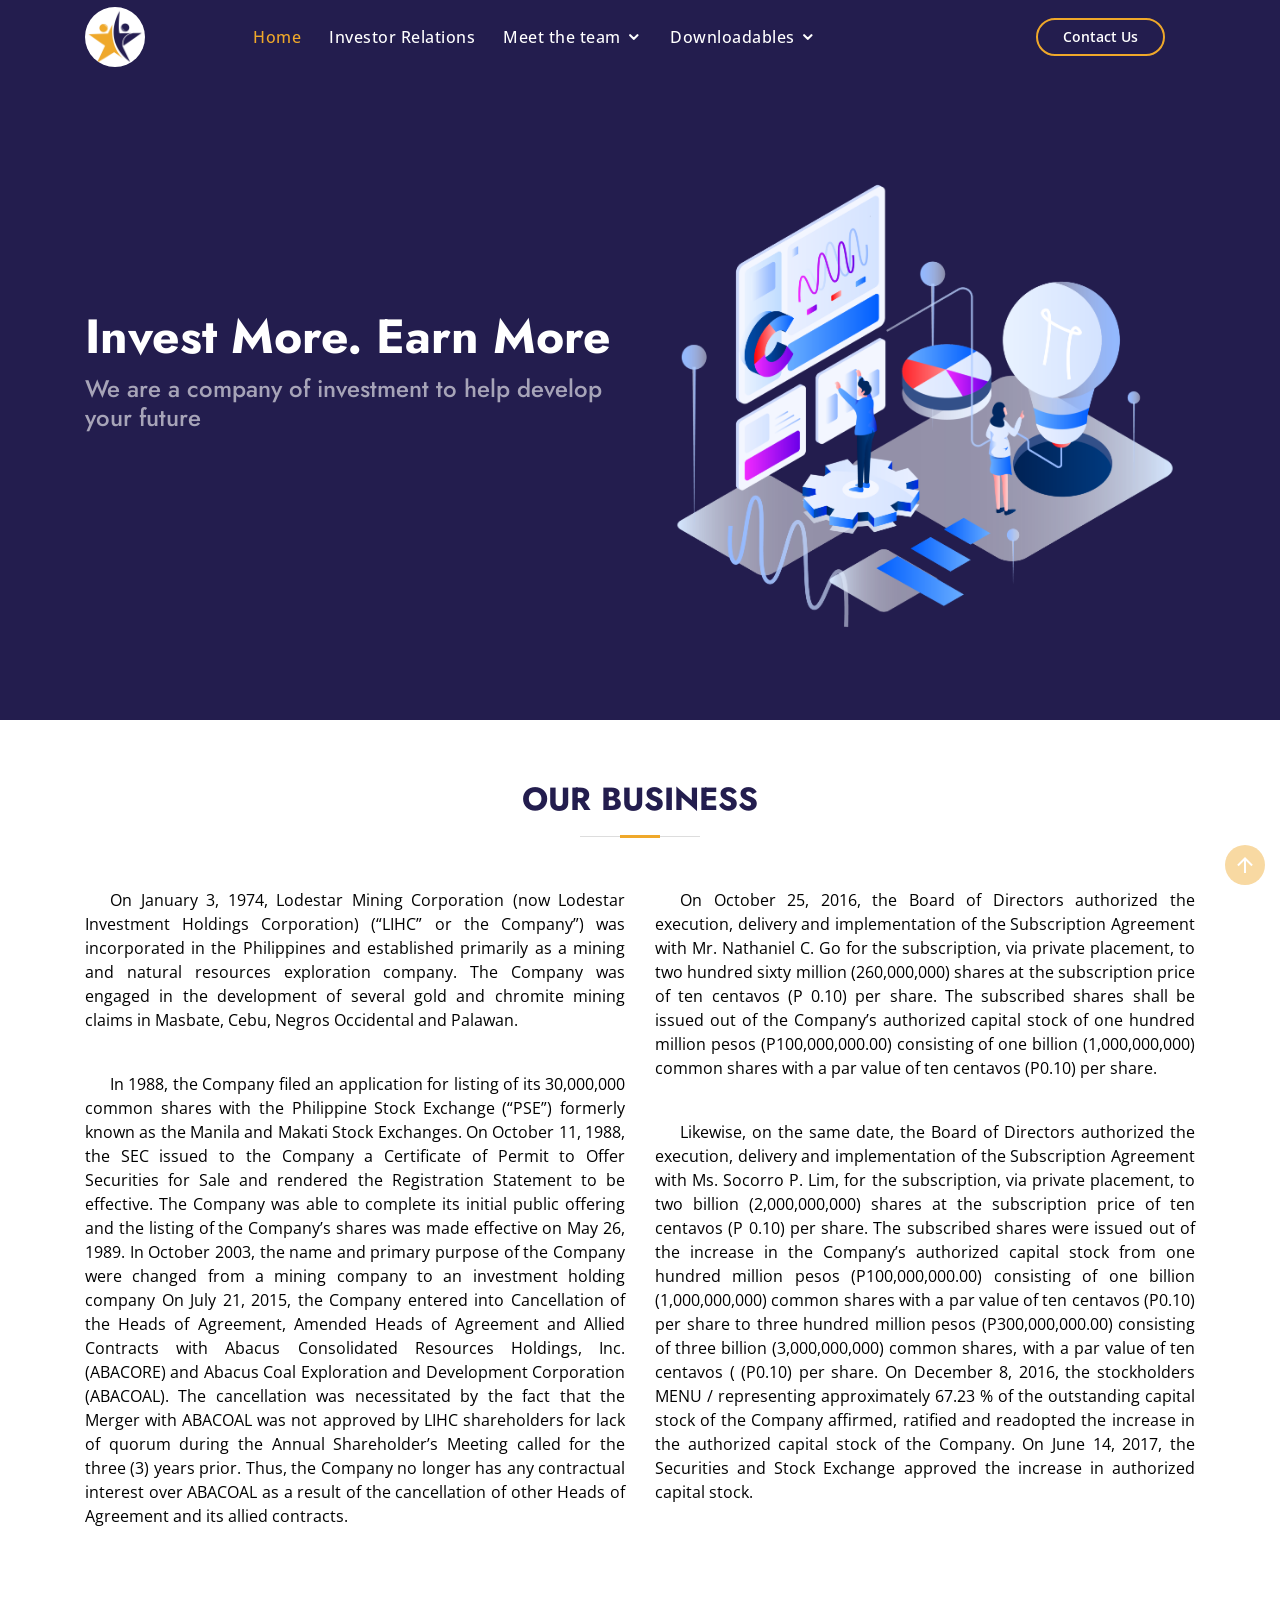
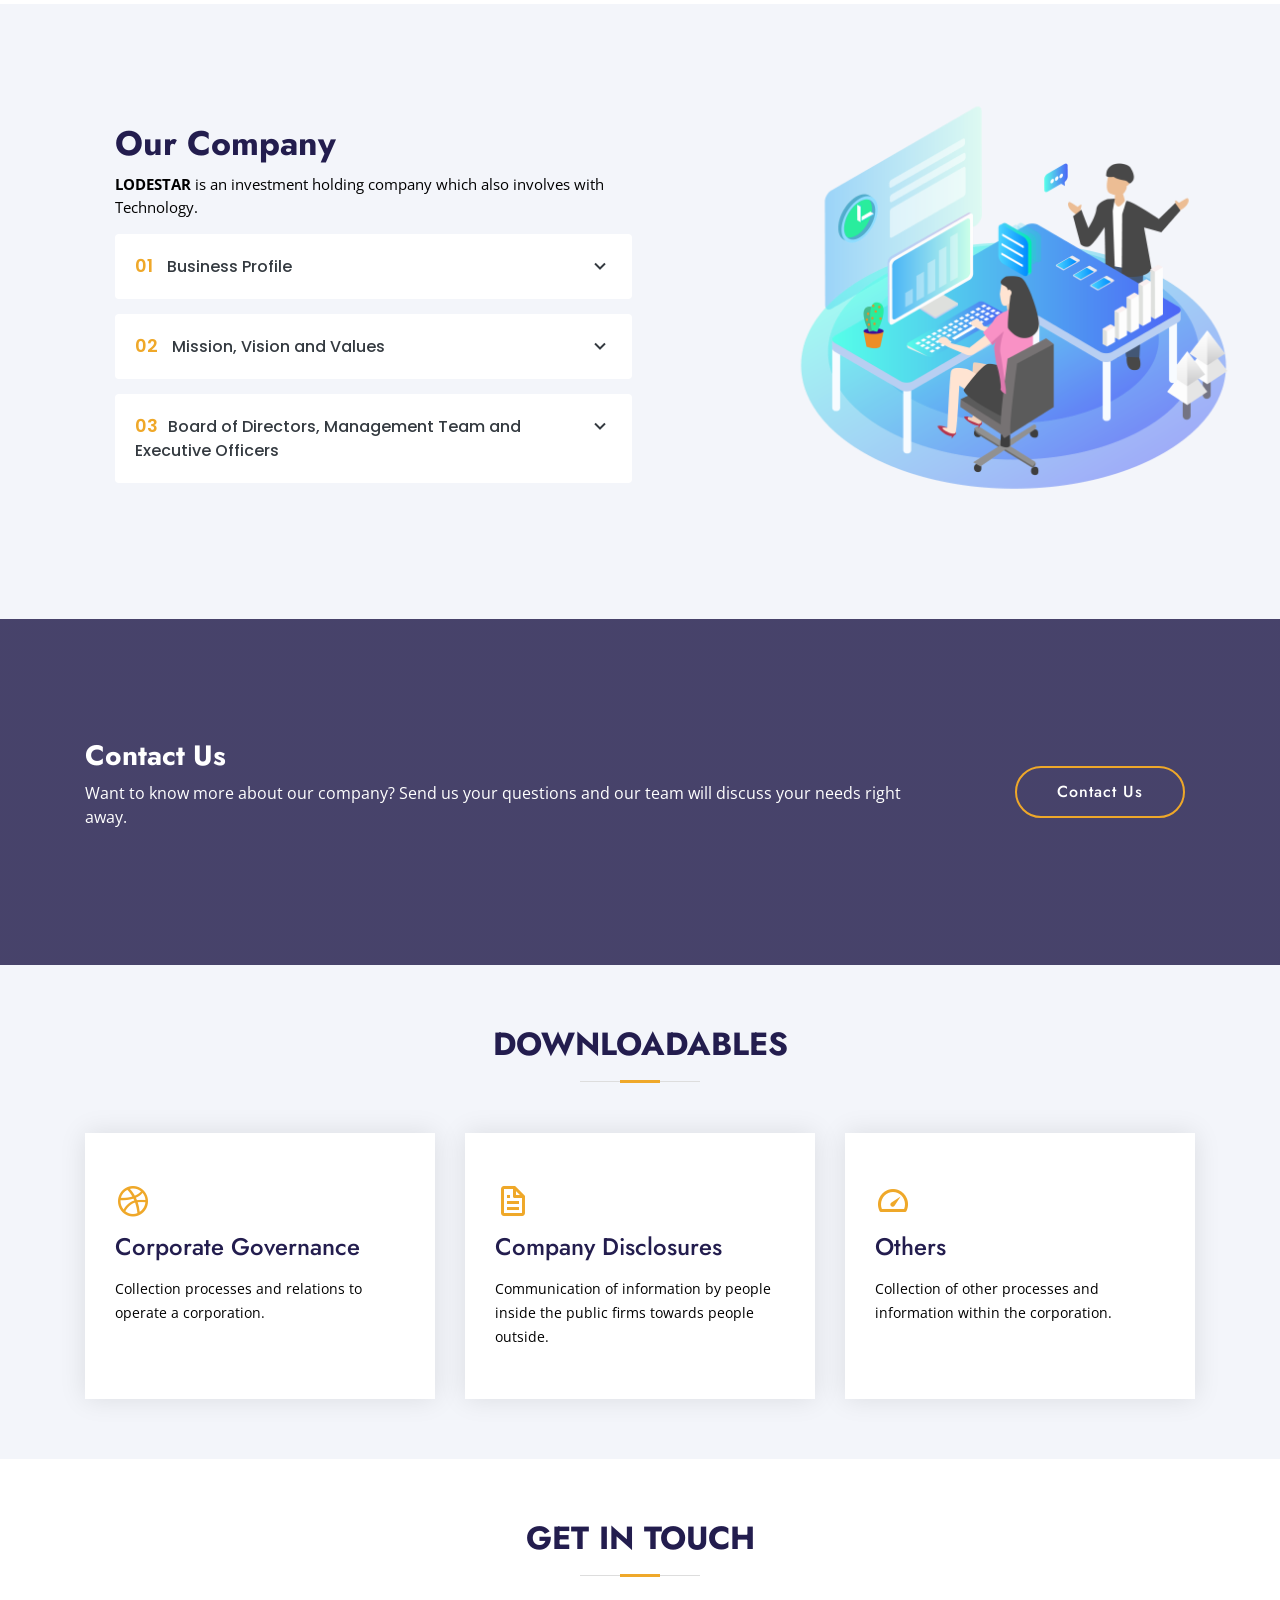
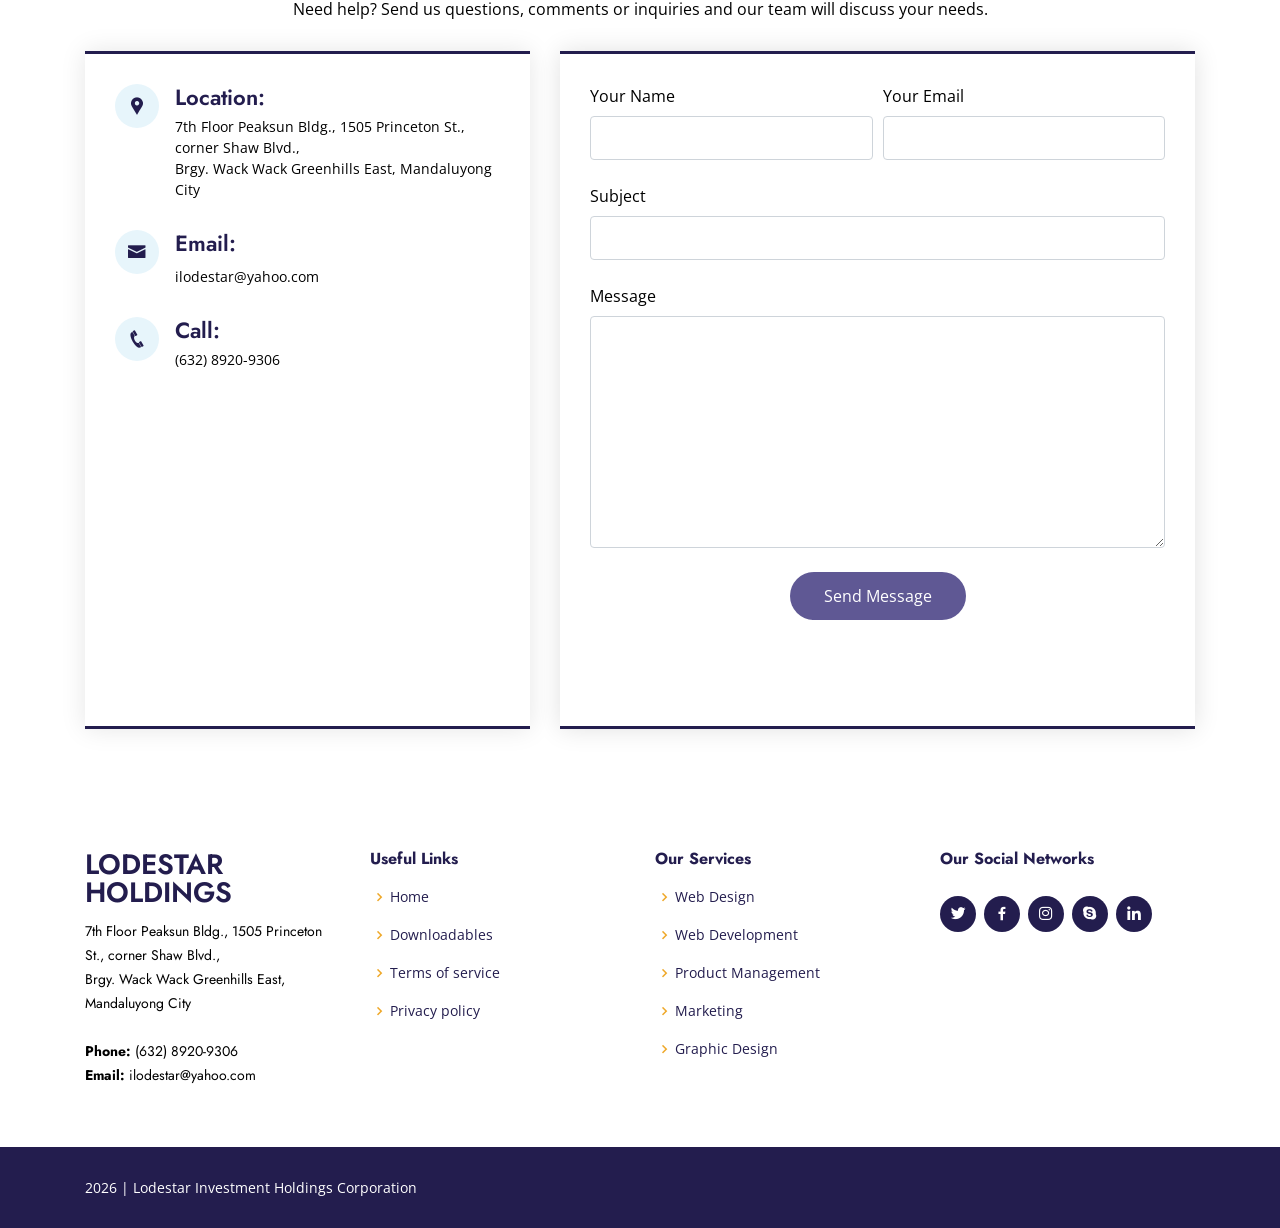
<file: index.html>
<!DOCTYPE html>
<html lang="en">

<head>
  <meta charset="utf-8">
  <meta content="width=device-width, initial-scale=1.0" name="viewport">

  <title>LODESTAR HOLDINGS- Index</title>
  <meta content="" name="description">
  <meta content="" name="keywords">

  <!-- Favicons -->
  <link href="assets/img/favicon.png" rel="icon">
  <link href="assets/img/apple-touch-icon.png" rel="apple-touch-icon">

  <!-- Google Fonts -->
  <link href="https://fonts.googleapis.com/css?family=Open+Sans:300,300i,400,400i,600,600i,700,700i|Jost:300,300i,400,400i,500,500i,600,600i,700,700i|Poppins:300,300i,400,400i,500,500i,600,600i,700,700i" rel="stylesheet">

  <!-- Vendor CSS Files -->
  <link href="assets/vendor/bootstrap/css/bootstrap.min.css" rel="stylesheet">
  <link href="assets/vendor/icofont/icofont.min.css" rel="stylesheet">
  <link href="assets/vendor/boxicons/css/boxicons.min.css" rel="stylesheet">
  <link href="assets/vendor/remixicon/remixicon.css" rel="stylesheet">
  <link href="assets/vendor/venobox/venobox.css" rel="stylesheet">
  <link href="assets/vendor/owl.carousel/assets/owl.carousel.min.css" rel="stylesheet">
  <link href="assets/vendor/aos/aos.css" rel="stylesheet">

  <!-- Template Main CSS File -->
  <link href="assets/css/style.css" rel="stylesheet">

  <!-- =======================================================
  * Template Name: Arsha - v2.3.1
  * Template URL: https://bootstrapmade.com/arsha-free-bootstrap-html-template-corporate/
  * Author: BootstrapMade.com
  * License: https://bootstrapmade.com/license/
  ======================================================== -->
</head>

<body>

  <!-- ======= Header ======= -->
  <header id="header" class="fixed-top ">
    <div class="container d-flex align-items-center">

      <!-- <h1 class="logo mr-auto"><a href="index.html" src="assets/img/logo.png"><img ></img></a></h1> -->
      <!-- Uncomment below if you prefer to use an image logo -->
      <a href="index.html" class="logo mr-auto"><img src="assets/img/logo3.jpg" alt="" class="img-fluid"></a>

      <nav class="nav-menu d-none d-lg-flex">
        <ul>
          <li class="active" ><a href="index.html">Home</a></li>
          <li><a href="investor-relations.html">Investor Relations</a></li>

          <li class="drop-down"><a href="regular.html">Meet the team</a>
            <ul>
              <li class="drop-down"><a href="regular.html">Board of Directors</a>
                <ul>
                  <li><a href="regular.html">Regular Directors</a></li>
                  <li><a href="independent.html">Independent Directors</a></li>
                </ul>
              </li>
              <li><a href="executive.html">Executive Officers</a></li>
            </ul>
          </li>

          

          <li class="drop-down"><a href="corpgov.html">Downloadables</a>
            <ul>
              <li class="drop-down"><a href="corpgov.html">Corporate Governance</a>
                <ul>
                  <li><a href="corpgov.html#mnl">MANUAL ON CORPORATE GOVERNANCE</a></li>
                  <li><a href="corpgov.html#cbe">CODE OF BUSINESS CONDUCT AND ETHICS</a></li>
                  <li><a href="corpgov.html#cgr">ANNUAL CORPORATE GOVERNANCE REPORT</a></li>
                  <li><a href="corpgov.html#bc">BOARD COMMITTEES</a></li>
                  <li><a href="corpgov.html#csr">CORPORATE SOCIAL RESPONSIBILITY</a></li>
                  <li><a href="corpgov.html#ern">ENTERPRISE RISK MANAGEMENT</a></li>
                  <li><a href="corpgov.html#cp">COMPANY POLICIES</a></li>
                </ul>
              </li>
              <li class="drop-down"><a href="compdisc.html">Company Disclosures</a>
                <ul>
                  <li><a href="compdisc.html#sf">SEC FILINGS</a></li>
                  <li><a href="compdisc.html#assm">NOTICE OF ANNUAL OR SPECIAL STOCKHOLDER'S MEETING</a></li>
                  <li><a href="compdisc.html#ssm">MINUTES OF ALL GENERAL OR SPECIAL STOCKHOLDERS'S MEETINGS </a></li>
                </ul>
              </li>
              <li><a href="others.html">Others</a></li>
            </ul>
          </li>
          
        </ul>
      </nav><!-- .nav-menu -->

      <a href="#contact" class="get-started-btn scrollto">Contact Us</a>

    </div>
  </header><!-- End Header -->

  <!-- ======= Hero Section ======= -->
  <section id="hero" class="d-flex align-items-center">

    <div class="container">
      <div class="row">
        <div class="col-lg-6 d-flex flex-column justify-content-center pt-4 pt-lg-0 order-2 order-lg-1" data-aos="fade-up" data-aos-delay="200">
          <h1>Invest More. Earn More</h1>
          <h2>We are a company of investment to help develop your future</h2>
          
        </div>
        <div class="col-lg-6 order-1 order-lg-2 hero-img" data-aos="zoom-in" data-aos-delay="200">
          <img src="assets/img/first.png" class="img-fluid animated" alt="">
        </div>
      </div>
    </div>

  </section><!-- End Hero -->

  <main id="main">

   

    <!-- ======= OUR BUSINESS Section ======= -->
    <section id="about" class="about">
      <div class="container" data-aos="fade-up">

        <div class="section-title">
          <h2>Our business</h2>
        </div>

        <div class="row content">
          <div class="col-lg-6">
            <p class="indent">
              On January 3, 1974, Lodestar Mining Corporation (now Lodestar Investment Holdings Corporation) (“LIHC” or the Company”) was incorporated in the Philippines and established primarily as a mining and natural resources exploration company. The Company was engaged in the development of several gold and chromite mining claims in Masbate, Cebu, Negros Occidental and Palawan.
            <br></br>
              <p class="indent">In 1988, the Company filed an application for listing of its 30,000,000 common shares with the Philippine Stock Exchange (“PSE”) formerly known as the Manila and Makati Stock Exchanges. On October 11, 1988, the SEC issued to the Company a Certificate of Permit to Offer Securities for Sale and rendered the Registration Statement to be effective. The Company was able to complete its initial public offering and the listing of the Company’s shares was made effective on May 26, 1989.
                In October 2003, the name and primary purpose of the Company were changed from a mining company to an investment holding company
                On July 21, 2015, the Company entered into Cancellation of the Heads of Agreement, Amended Heads of Agreement and Allied Contracts with Abacus Consolidated Resources Holdings, Inc. (ABACORE) and Abacus Coal Exploration and Development Corporation (ABACOAL). The cancellation was necessitated by the fact that the Merger with ABACOAL was not approved by LIHC shareholders for lack of quorum during the Annual Shareholder’s Meeting called for the three (3) years prior. Thus, the Company no longer has any contractual interest over ABACOAL as a result of the cancellation of other Heads of Agreement and its allied contracts.
              </p>
            </p>
            
           
          </div>  
          <div class="col-lg-6 pt-4 pt-lg-0">
            <p class="indent">
              On October 25, 2016, the Board of Directors authorized the execution, delivery and implementation of the Subscription Agreement with Mr. Nathaniel C. Go for the subscription, via private placement, to two hundred sixty million (260,000,000) shares at the subscription price of ten centavos (P 0.10) per share. The subscribed shares shall be issued out of the Company’s authorized capital stock of one hundred million pesos (P100,000,000.00) consisting of one billion (1,000,000,000) common shares with a par value of ten centavos (P0.10) per share.
              <br></br>
              <p class="indent">
              Likewise, on the same date, the Board of Directors authorized the execution, delivery and implementation of the Subscription Agreement with Ms. Socorro P. Lim, for the subscription, via private placement, to two billion (2,000,000,000) shares at the subscription price of ten centavos (P 0.10) per share. The subscribed shares were issued out of the increase in the Company’s authorized capital stock from one hundred million pesos (P100,000,000.00) consisting of one billion (1,000,000,000) common shares with a par value of ten centavos (P0.10) per share to three hundred million pesos (P300,000,000.00) consisting of three billion (3,000,000,000) common shares, with a par value of ten centavos ( (P0.10) per share. On December 8, 2016, the stockholders MENU / representing approximately 67.23 % of the outstanding capital stock of the Company affirmed, ratified and readopted the increase in the authorized capital stock of the Company. 
            On June 14, 2017, the Securities and Stock Exchange approved the increase in authorized capital stock.
          </p>
          </p>

            
          </div>
        </div>

      </div>
    </section><!-- OUR BUSINESS Us Section -->



    <!-- ======= OUR COMPANY Section ======= -->
    <section id="why-us" class="why-us section-bg">
      <div class="container-fluid" data-aos="fade-up">

        <div class="row">

          <div class="col-lg-7 d-flex flex-column justify-content-center align-items-stretch  order-2 order-lg-1">

            <div class="content">
              <h3><strong>Our Company</strong></h3>
              <p>
                <strong>LODESTAR</strong> is an investment holding company which also involves with Technology.
              </p>
            </div>

            <div class="accordion-list">
              <ul>
                <li>
                  <a data-toggle="collapse"  href="#accordion-list-1" class="collapsed"><span>01</span> Business Profile <i class="bx bx-chevron-down icon-show"></i><i class="bx bx-chevron-up icon-close"></i></a>
                  <div id="accordion-list-1" class="collapse" data-parent=".accordion-list">
                    <p class="indent">
                      <strong>LODESTAR</strong> is an investment holding company incorporated on January 3, 1974 with the following primary purpose:
                      “To purchase , subscribe for, or otherwise acquire, own, hold, use, sell, assign, transfer, mortgage, pledge, exchange or dispose of real and/or personal properties of every kind and description, including shares of stock and other securities, contracts, or obligations of any corporation or association, domestic or foreign, and to pay therefore, in whole or in part, in cash or in property or by exchanging stocks, bonds or other corporation, and while the owner or holder of any such real or personal property, stocks, or other securities, contracts or obligations, to receive, collect, and/or dispose of the interest, dividend and/or income from such property, and to possess and exercise in respect thereof all the rights, powers and privileges of ownership, including all voting powers on any stocks so owned; and to do every act and thing covered generally by the denomination “Holding Corporation of other Corporations” through the ownership of stocks therein, provided, however, that the corporation shall not act as an“To purchase , subscribe for, or otherwise acquire, own, hold, use, sell, assign, transfer, mortgage, pledge, exchange or dispose of real and/or personal properties of every kind and description, including shares of stock and other securities, contracts, or obligations of any corporation or association, domestic or foreign, and to pay therefore, in whole or in part, in cash or in property or by exchanging stocks, bonds or other corporation, and while the owner or holder of any such real or personal property, stocks, or other securities, contracts or obligations, to receive, collect, and/or dispose of the interest, dividend and/or income from such property, and to possess and exercise in respect thereof all the rights, powers and privileges of ownership, including all voting powers on any stocks so owned; and to do every act and thing covered generally by the denomination “Holding Corporation of other Corporations” through the ownership of stocks therein, provided, however, that the corporation shall not act as an investment company or security broker and/or dealer nor exercise the functions of a trust corporation.”

                    </p>
                  </div>
                </li>

                <li>
                  <a data-toggle="collapse" href="#accordion-list-2" class="collapsed"><span>02</span> Mission, Vision and Values <i class="bx bx-chevron-down icon-show"></i><i class="bx bx-chevron-up icon-close"></i></a>
                  <div id="accordion-list-2" class="collapse" data-parent=".accordion-list">
                    <p class="indent">
                      <strong>Lodestar Investment Holdings Corporation</strong> (the Company) shall strive to become one of the leaders in its industry through the development and implementation of strategic plans, operating goals and objectives across its entire organization of competent directors, management and personnel.
                    </p>
                  </div>
                </li>

                <li>
                  <a data-toggle="collapse" href="#accordion-list-3" class="collapsed"><span>03</span>Board of Directors, Management Team and Executive Officers <i class="bx bx-chevron-down icon-show"></i><i class="bx bx-chevron-up icon-close"></i></a>
                  <div id="accordion-list-3" class="collapse" data-parent=".accordion-list">
                    <p class="indent">
                      It is the Board of Directors’ (Board) responsibility to foster the long-term success of the Corporation, and to sustain its competitiveness and profitability in a manner consistent with corporate objectives and the best interests of shareholders. The Board’s role is one of stewardship. It is mandated to take care of the interests of the shareholders 
                      and protect their investments through the implementation of sound corporate policies and plans while maintaining its independent assessment on Management’s performance. As currently provided under its By-laws, the Board is composed of seven (7) directors including two (2) independent directors.The membership of the Board may be a combination of executive 
                      and non-executive directors (which include independent directors) in order that no director or small group of directors can dominate the decision- making process.
                    </p>
                  </div>
                </li>

              </ul>
            </div>

          </div>

          <div class="col-lg-5 align-items-stretch order-1 order-lg-2 img" style='background-image: url("assets/img/third.png");' data-aos="zoom-in" data-aos-delay="150">&nbsp;</div>
        </div>

      </div>
    </section><!-- End Why Us Section -->

<!-- ======= Cta Section ======= -->
<section id="cta" class="cta">
  <div class="container" data-aos="zoom-in">

    <div class="row">
      <div class="col-lg-9 text-center text-lg-left">
        <h3>Contact Us</h3>
        <p>Want to know more about our company? Send us your questions and our team will discuss your needs right away. </p>
      </div>
      <div class="col-lg-3 cta-btn-container text-center">
        <a class="cta-btn align-middle scrollto" href="#contact">Contact Us</a>
      </div>
    </div>

  </div>
</section><!-- End Cta Section -->

    <!-- ======= Services Section ======= -->
    <section id="services" class="services section-bg">
      <div class="container" data-aos="fade-up">

        <div class="section-title">
          <h2>Downloadables</h2>
         
        </div>

        <div class="row">
        
            
              <div class="col-xl-4 col-md-6 d-flex align-items-stretch" data-aos="zoom-in" data-aos-delay="100">
                <div class="icon-box">
                <div class="icon"><i class="bx bxl-dribbble"></i></div>
              <h4><a href="corpgov.html">Corporate Governance</a></h4>
              <p>Collection  processes and relations  to operate a corporation.</p>
            </div>
          </div>

          <div class="col-xl-4 col-md-6 d-flex align-items-stretch mt-4 mt-md-0" data-aos="zoom-in" data-aos-delay="200">
            <div class="icon-box">
              <div class="icon"><i class="bx bx-file"></i></div>
              <h4><a href="compdisc.html">Company Disclosures</a></h4>
              <p>Communication of information by people inside the public firms towards people outside. </p>
            </div>
          </div>

          <div class="col-xl-4 col-md-6 d-flex align-items-stretch mt-4 mt-xl-0" data-aos="zoom-in" data-aos-delay="300">
            <div class="icon-box">
              <div class="icon"><i class="bx bx-tachometer"></i></div>
              <h4><a href="others.html">Others</a></h4>
              <p>Collection of other processes and information within the corporation. </p>
            </div>
          </div>


        </div>

      </div>
    </section><!-- End Services Section -->

    

   

    <!-- ======= Team Section ======= -->
    



    <!-- ======= Contact Section ======= -->
    <section id="contact" class="contact">
      <div class="container" data-aos="fade-up">

        <div class="section-title">
          <h2>GET IN TOUCH</h2>
          <p>Need help? Send us questions, comments or inquiries and our team will discuss your needs.</p>
        </div>

        <div class="row">

          <div class="col-lg-5 d-flex align-items-stretch">
            <div class="info">
              <div class="address">
                <i class="icofont-google-map"></i>
                <h4>Location:</h4>
                <p>7th Floor Peaksun Bldg., 1505 Princeton St., corner Shaw Blvd.,<Br> Brgy. Wack Wack Greenhills East, Mandaluyong City</p>
              </div>

              <div class="email">
                <i class="icofont-envelope"></i>
                <h4>Email:</h4>
                <p>ilodestar@yahoo.com</p>
              </div>

              <div class="phone">
                <i class="icofont-phone"></i>
                <h4>Call:</h4>
                <p>(632) 8920-9306</p>
              </div>

              <iframe src="https://www.google.com/maps/embed?pb=!1m14!1m8!1m3!1d15444.93685460226!2d121.0488735!3d14.5857257!3m2!1i1024!2i768!4f13.1!3m3!1m2!1s0x0%3A0xdf4a9324beaed1dd!2sPeaksun%20Enterprises%20And%20Export%20Corporation!5e0!3m2!1sen!2sph!4v1614050178000!5m2!1sen!2sph" frameborder="0" style="border:0; width: 100%; height: 290px;" allowfullscreen></iframe>
            </div>

          </div>

          <div class="col-lg-7 mt-5 mt-lg-0 d-flex align-items-stretch">
            <form action="forms/contact.php" method="post" role="form" class="php-email-form">
              <div class="form-row">
                <div class="form-group col-md-6">
                  <label for="name">Your Name</label>
                  <input type="text" name="name" class="form-control" id="name" data-rule="minlen:4" data-msg="Please enter at least 4 chars" />
                  <div class="validate"></div>
                </div>
                <div class="form-group col-md-6">
                  <label for="name">Your Email</label>
                  <input type="email" class="form-control" name="email" id="email" data-rule="email" data-msg="Please enter a valid email" />
                  <div class="validate"></div>
                </div>
              </div>
              <div class="form-group">
                <label for="name">Subject</label>
                <input type="text" class="form-control" name="subject" id="subject" data-rule="minlen:4" data-msg="Please enter at least 8 chars of subject" />
                <div class="validate"></div>
              </div>
              <div class="form-group">
                <label for="name">Message</label>
                <textarea class="form-control" name="message" rows="10" data-rule="required" data-msg="Please write something for us"></textarea>
                <div class="validate"></div>
              </div>
              <div class="mb-3">
                <div class="loading">Loading</div>
                <div class="error-message"></div>
                <div class="sent-message">Your message has been sent. Thank you!</div>
              </div>
              <div class="text-center"><button type="submit">Send Message</button></div>
            </form>
          </div>

        </div>

      </div>
    </section><!-- End Contact Section -->

  </main><!-- End #main -->

  <!-- ======= Footer ======= -->
  <footer id="footer">

    

    <div class="footer-top">
      <div class="container">
        <div class="row">

          <div class="col-lg-3 col-md-6 footer-contact">
            <h3>Lodestar Holdings</h3>
            <p>
              
              7th Floor Peaksun Bldg., 1505 Princeton St., corner Shaw Blvd., <br>
              Brgy. Wack Wack Greenhills East,<br>
              Mandaluyong City <br><br>
              <strong>Phone:</strong> (632) 8920-9306<br>
              <strong>Email:</strong> ilodestar@yahoo.com<br>
            </p>
          </div>

          <div class="col-lg-3 col-md-6 footer-links">
            <h4>Useful Links</h4>
            <ul>
              <li><i class="bx bx-chevron-right"></i> <a href="#">Home</a></li>
              <li><i class="bx bx-chevron-right"></i> <a href="#services">Downloadables</a></li>
              <li><i class="bx bx-chevron-right"></i> <a href="#">Terms of service</a></li>
              <li><i class="bx bx-chevron-right"></i> <a href="#">Privacy policy</a></li>
            </ul>
          </div>

          <div class="col-lg-3 col-md-6 footer-links">
            <h4>Our Services</h4>
            <ul>
              <li><i class="bx bx-chevron-right"></i> <a href="#">Web Design</a></li>
              <li><i class="bx bx-chevron-right"></i> <a href="#">Web Development</a></li>
              <li><i class="bx bx-chevron-right"></i> <a href="#">Product Management</a></li>
              <li><i class="bx bx-chevron-right"></i> <a href="#">Marketing</a></li>
              <li><i class="bx bx-chevron-right"></i> <a href="#">Graphic Design</a></li>
            </ul>
          </div>

          <div class="col-lg-3 col-md-6 footer-links">
            <h4>Our Social Networks</h4>
            <p></p>
            <div class="social-links mt-3">
              <a href="#" class="twitter"><i class="bx bxl-twitter"></i></a>
              <a href="#" class="facebook"><i class="bx bxl-facebook"></i></a>
              <a href="#" class="instagram"><i class="bx bxl-instagram"></i></a>
              <a href="#" class="google-plus"><i class="bx bxl-skype"></i></a>
              <a href="#" class="linkedin"><i class="bx bxl-linkedin"></i></a>
            </div>
          </div>

        </div>
      </div>
    </div>

    <div class="container footer-bottom clearfix">
      <div class="copyright">
        <script type="text/javascript">var year = new Date();document.write(year.getFullYear()); </script>
        <a>| Lodestar Investment Holdings Corporation </a>
      </div>
    </div>
  </footer><!-- End Footer -->

  <a href="#" class="back-to-top"><i class="ri-arrow-up-line"></i></a>
  <div id="preloader"></div>

  <!-- Vendor JS Files -->
  <script src="assets/vendor/jquery/jquery.min.js"></script>
  <script src="assets/vendor/bootstrap/js/bootstrap.bundle.min.js"></script>
  <script src="assets/vendor/jquery.easing/jquery.easing.min.js"></script>
  <script src="assets/vendor/php-email-form/validate.js"></script>
  <script src="assets/vendor/waypoints/jquery.waypoints.min.js"></script>
  <script src="assets/vendor/isotope-layout/isotope.pkgd.min.js"></script>
  <script src="assets/vendor/venobox/venobox.min.js"></script>
  <script src="assets/vendor/owl.carousel/owl.carousel.min.js"></script>
  <script src="assets/vendor/aos/aos.js"></script>

  <!-- Template Main JS File -->
  <script src="assets/js/main.js"></script>

</body>

</html>
</file>
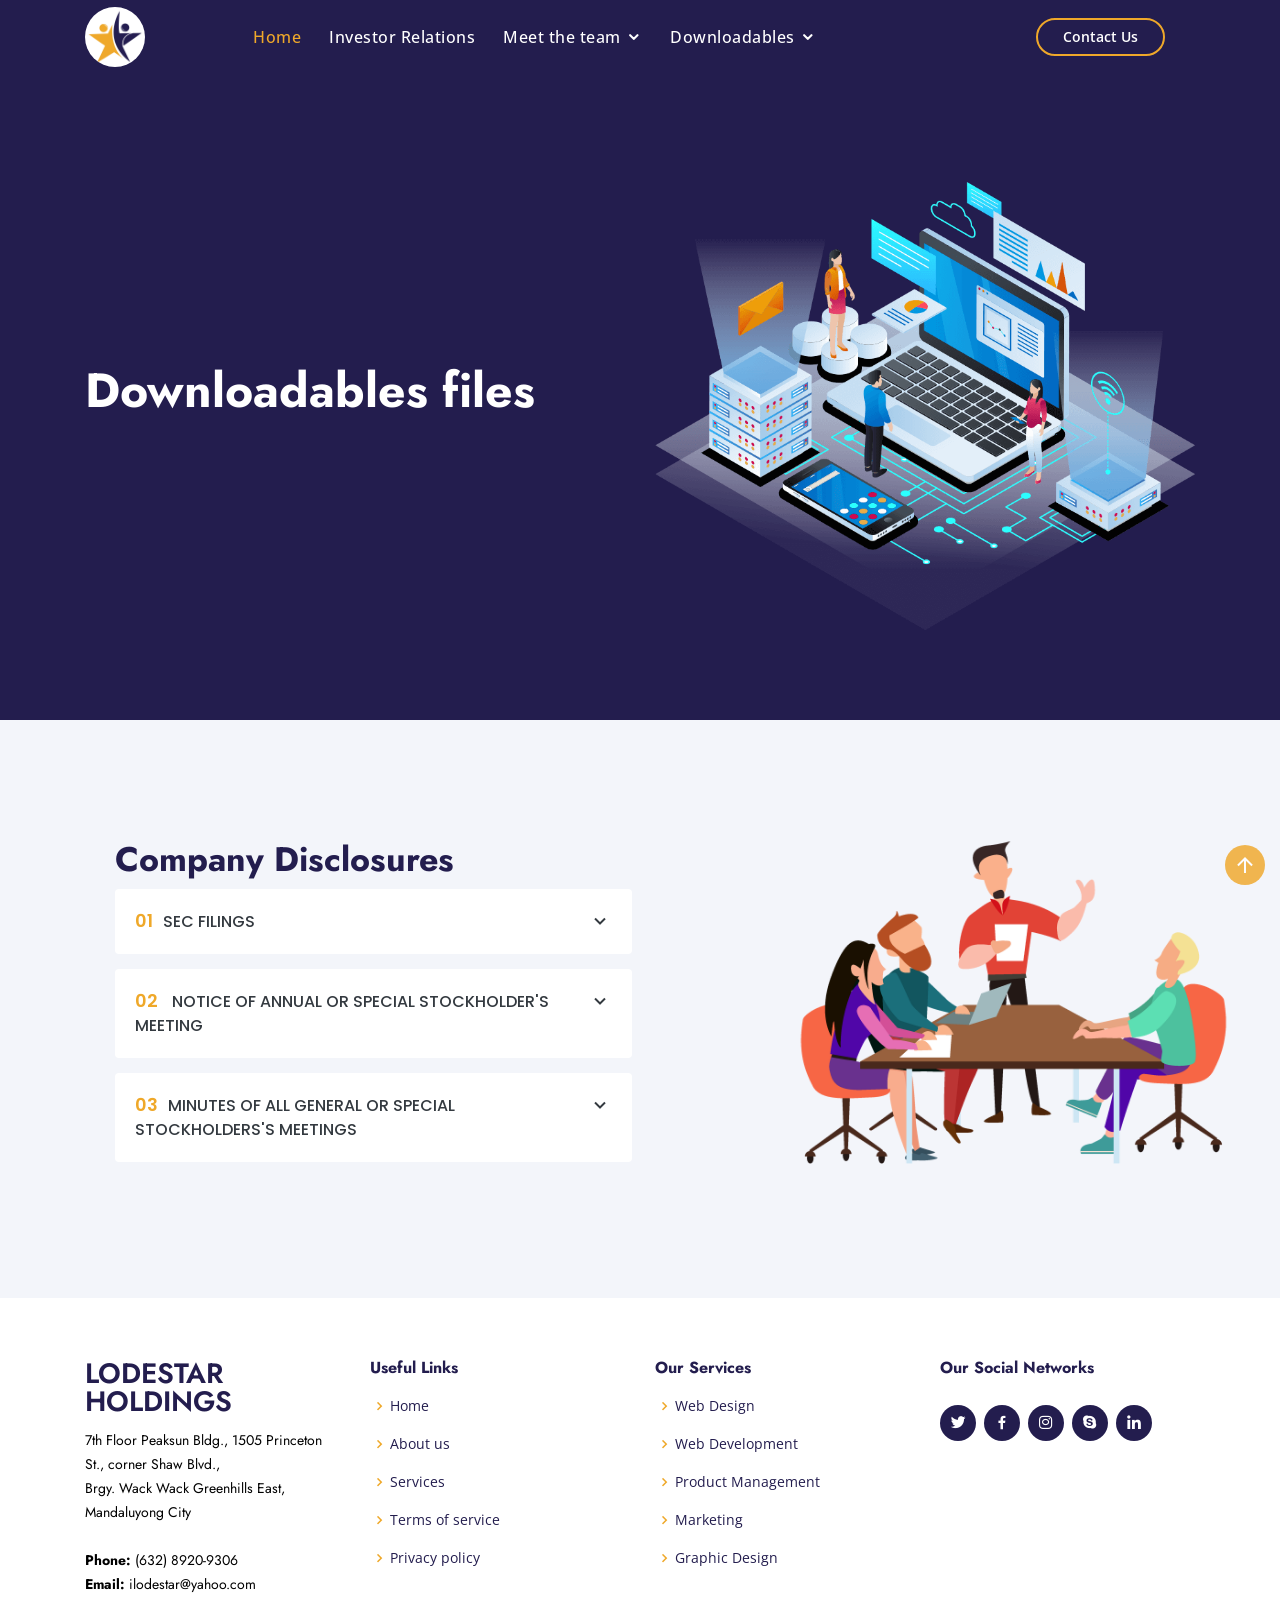
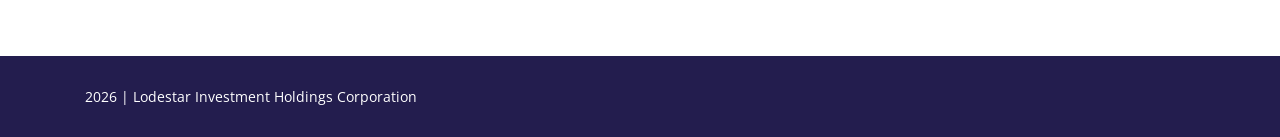
<file: compdisc.html>
<!DOCTYPE html>
<html lang="en">

<head>
  <meta charset="utf-8">
  <meta content="width=device-width, initial-scale=1.0" name="viewport">

  <title>LODESTAR HOLDINGS- Index</title>
  <meta content="" name="description">
  <meta content="" name="keywords">

  <!-- Favicons -->
  <link href="assets/img/favicon.png" rel="icon">
  <link href="assets/img/apple-touch-icon.png" rel="apple-touch-icon">

  <!-- Google Fonts -->
  <link href="https://fonts.googleapis.com/css?family=Open+Sans:300,300i,400,400i,600,600i,700,700i|Jost:300,300i,400,400i,500,500i,600,600i,700,700i|Poppins:300,300i,400,400i,500,500i,600,600i,700,700i" rel="stylesheet">

  <!-- Vendor CSS Files -->
  <link href="assets/vendor/bootstrap/css/bootstrap.min.css" rel="stylesheet">
  <link href="assets/vendor/icofont/icofont.min.css" rel="stylesheet">
  <link href="assets/vendor/boxicons/css/boxicons.min.css" rel="stylesheet">
  <link href="assets/vendor/remixicon/remixicon.css" rel="stylesheet">
  <link href="assets/vendor/venobox/venobox.css" rel="stylesheet">
  <link href="assets/vendor/owl.carousel/assets/owl.carousel.min.css" rel="stylesheet">
  <link href="assets/vendor/aos/aos.css" rel="stylesheet">

  <!-- Template Main CSS File -->
  <link href="assets/css/style.css" rel="stylesheet">

  <!-- =======================================================
  * Template Name: Arsha - v2.3.1
  * Template URL: https://bootstrapmade.com/arsha-free-bootstrap-html-template-corporate/
  * Author: BootstrapMade.com
  * License: https://bootstrapmade.com/license/
  ======================================================== -->
</head>

<body>

  <!-- ======= Header ======= -->
  <header id="header" class="fixed-top ">
    <div class="container d-flex align-items-center">

      <a href="index.html" class="logo mr-auto"><img src="assets/img/logo3.jpg" alt="" class="img-fluid"></a>

      <nav class="nav-menu d-none d-lg-flex">
        <ul>
          <li><a href="index.html">Home</a></li>
          <li><a href="investor-relations.html">Investor Relations</a></li>

          <li class="drop-down"><a href="regular.html">Meet the team</a>
            <ul>
              <li class="drop-down"><a href="regular.html">Board of Directors</a>
                <ul>
                  <li><a href="regular.html">Regular Directors</a></li>
                  <li><a href="independent.html">Independent Directors</a></li>
                </ul>
              </li>
              <li><a href="executive.html">Executive Officers</a></li>
            </ul>
          </li>

          

          <li class="drop-down active"><a href="corpgov.html">Downloadables</a>
            <ul>
              <li class="drop-down"><a href="corpgov.html">Corporate Governance</a>
                <ul>
                  <li><a href="corpgov.html#mnl">MANUAL ON CORPORATE GOVERNANCE</a></li>
                  <li><a href="corpgov.html#cbe">CODE OF BUSINESS CONDUCT AND ETHICS</a></li>
                  <li><a href="corpgov.html#cgr">ANNUAL CORPORATE GOVERNANCE REPORT</a></li>
                  <li><a href="corpgov.html#bc">BOARD COMMITTEES</a></li>
                  <li><a href="corpgov.html#csr">CORPORATE SOCIAL RESPONSIBILITY</a></li>
                  <li><a href="corpgov.html#ern">ENTERPRISE RISK MANAGEMENT</a></li>
                  <li><a href="corpgov.html#cp">COMPANY POLICIES</a></li>
                </ul>
              </li>
              <li class="drop-down active"><a href="compdisc.html">Company Disclosures</a>
                <ul>
                  <li><a href="compdisc.html#sf">SEC FILINGS</a></li>
                  <li><a href="compdisc.html#assm">NOTICE OF ANNUAL OR SPECIAL STOCKHOLDER'S MEETING</a></li>
                  <li><a href="compdisc.html#ssm">MINUTES OF ALL GENERAL OR SPECIAL STOCKHOLDERS'S MEETINGS </a></li>
                </ul>
              </li>
              <li><a href="others.html">Others</a></li>
            </ul>
          </li>
          
        </ul>
      </nav><!-- .nav-menu -->

      <a href="index.html#contact" class="get-started-btn scrollto">Contact Us</a>

    </div>
  </header><!-- End Header -->

  <!-- ======= Hero Section ======= -->
  <section id="hero" class="d-flex align-items-center">

    <div class="container">
      <div class="row">
        <div class="col-lg-6 d-flex flex-column justify-content-center pt-4 pt-lg-0 order-2 order-lg-1" data-aos="fade-up" data-aos-delay="200">
          <h1>Downloadables files</h1>
        
         
        </div>
        <div class="col-lg-6 order-1 order-lg-2 hero-img" data-aos="zoom-in" data-aos-delay="200">
          <img src="assets/img/hero-img.png" class="img-fluid animated" alt="">
        </div>
      </div>
    </div>

  </section><!-- End Hero -->

  <main id="main">

   

    


    <!-- ======= OUR COMPANY Section ======= -->
    <section id="why-us" class="why-us section-bg">
      <div class="container-fluid" data-aos="fade-up">

        <div class="row">

          <div class="col-lg-7 d-flex flex-column justify-content-center align-items-stretch  order-2 order-lg-1">

            <div class="content">
              <h3><strong>Company Disclosures</strong></h3>
             
            </div>

            <div class="accordion-list">
              <ul>
                <li>
                  <a id="sf" data-toggle="collapse"  href="#accordion-list-1" class="collapsed"><span>01</span>SEC FILINGS  <i class="bx bx-chevron-down icon-show"></i><i class="bx bx-chevron-up icon-close"></i></a>
                  <div id="accordion-list-1" class="collapse" data-parent=".accordion-list"></br>
                    <a href="#" class="decor" >2017 LIHC Amended Corporate Governance Manual cgm 2017</a>
                    <a href="#" class="decor" >2014 LIHC Amended Corporate Governance Manual cgm_2014</a>
                    <a href="#" class="decor" >2013 LIHC Manual on Corporate Governance mcg7</a>
                
                  </div>
                </li>

                <li>
                  <a id="assm" data-toggle="collapse" href="#accordion-list-2" class="collapsed"><span>02</span> NOTICE OF ANNUAL OR SPECIAL STOCKHOLDER'S MEETING <i class="bx bx-chevron-down icon-show"></i><i class="bx bx-chevron-up icon-close"></i></a>
                  <div id="accordion-list-2" class="collapse" data-parent=".accordion-list"></br>
                    <a href="#" class="decor" >LIHC Amended Code of Business Conduct and Ethics 2018-1</a>
                    <a href="#" class="decor" >LIHC Code of Business Conduct and Ethics</a>
                
                  </div>
                </li>

                <li>
                  <a id="ssm" data-toggle="collapse" href="#accordion-list-3" class="collapsed"><span>03</span>MINUTES OF ALL GENERAL OR SPECIAL STOCKHOLDERS'S MEETINGS <i class="bx bx-chevron-down icon-show"></i><i class="bx bx-chevron-up icon-close"></i></a>
               
                    <div id="accordion-list-3" class="collapse" data-parent=".accordion-list"></br>
                      <a href="#" class="decor" >2020 LIHC Results of Annual or Special Stockholders Meeting December 28, 2020</a>
                      <a href="#" class="decor" >2019 LIHC Minutes of Annual Stockholders_ Meeting 11_December_2019</a>
                      <a href="#" class="decor" >2018 LIHC Minutes of Annual Stockholkders_ Meeting_18_december_2017_asm_minutes</a>
                      <a href="#" class="decor" >2018 LIHC Minutes of Annual Stockholders_ Meeting_13_december_2018_asm_minutes</a>
                      <a href="#" class="decor" >2016 LIHC Minutes of Annual Stockholders_ Meeting December 8, 2016</a>
                        
                      <a href="#" class="decor" >2015 LIHC Minutes of Annual Stockholders_ Meeting 11_December_2015</a>
                      <a href="#" class="decor" >2014 LIHC Minutes of Annual Stockholders_ Meeting16_december_2014</a>
                      <a href="#" class="decor" >2013 LIHC Minutes of Annual Stockholders Meeting 4_December_2013</a>

                  </div>
                </li>

              </ul>
            </div>

          </div>

          <div class="col-lg-5 align-items-stretch order-1 order-lg-2 img" style='background-image: url("assets/img/meeting.png");' data-aos="zoom-in" data-aos-delay="150">&nbsp;</div>
        </div>

      </div>
    </section><!-- End Why Us Section -->

  

  </main><!-- End #main -->

  <!-- ======= Footer ======= -->
  <footer id="footer">

    

    <div class="footer-top">
      <div class="container">
        <div class="row">

          <div class="col-lg-3 col-md-6 footer-contact">
            <h3>Lodestar Holdings</h3>
            <p>
              
              7th Floor Peaksun Bldg., 1505 Princeton St., corner Shaw Blvd., <br>
              Brgy. Wack Wack Greenhills East,<br>
              Mandaluyong City <br><br>
              <strong>Phone:</strong> (632) 8920-9306<br>
              <strong>Email:</strong> ilodestar@yahoo.com<br>
            </p>
          </div>

          <div class="col-lg-3 col-md-6 footer-links">
            <h4>Useful Links</h4>
            <ul>
              <li><i class="bx bx-chevron-right"></i> <a href="#">Home</a></li>
              <li><i class="bx bx-chevron-right"></i> <a href="#about">About us</a></li>
              <li><i class="bx bx-chevron-right"></i> <a href="#services">Services</a></li>
              <li><i class="bx bx-chevron-right"></i> <a href="#">Terms of service</a></li>
              <li><i class="bx bx-chevron-right"></i> <a href="#">Privacy policy</a></li>
            </ul>
          </div>

          <div class="col-lg-3 col-md-6 footer-links">
            <h4>Our Services</h4>
            <ul>
              <li><i class="bx bx-chevron-right"></i> <a href="#">Web Design</a></li>
              <li><i class="bx bx-chevron-right"></i> <a href="#">Web Development</a></li>
              <li><i class="bx bx-chevron-right"></i> <a href="#">Product Management</a></li>
              <li><i class="bx bx-chevron-right"></i> <a href="#">Marketing</a></li>
              <li><i class="bx bx-chevron-right"></i> <a href="#">Graphic Design</a></li>
            </ul>
          </div>

          <div class="col-lg-3 col-md-6 footer-links">
            <h4>Our Social Networks</h4>
            <p></p>
            <div class="social-links mt-3">
              <a href="#" class="twitter"><i class="bx bxl-twitter"></i></a>
              <a href="#" class="facebook"><i class="bx bxl-facebook"></i></a>
              <a href="#" class="instagram"><i class="bx bxl-instagram"></i></a>
              <a href="#" class="google-plus"><i class="bx bxl-skype"></i></a>
              <a href="#" class="linkedin"><i class="bx bxl-linkedin"></i></a>
            </div>
          </div>

        </div>
      </div>
    </div>

    <div class="container footer-bottom clearfix">
      <div class="copyright">
        <script type="text/javascript">var year = new Date();document.write(year.getFullYear()); </script>
        <a>| Lodestar Investment Holdings Corporation </a>
      </div>
    </div>
  </footer><!-- End Footer -->

  <a href="#" class="back-to-top"><i class="ri-arrow-up-line"></i></a>
  <div id="preloader"></div>

  <!-- Vendor JS Files -->
  <script src="assets/vendor/jquery/jquery.min.js"></script>
  <script src="assets/vendor/bootstrap/js/bootstrap.bundle.min.js"></script>
  <script src="assets/vendor/jquery.easing/jquery.easing.min.js"></script>
  <script src="assets/vendor/php-email-form/validate.js"></script>
  <script src="assets/vendor/waypoints/jquery.waypoints.min.js"></script>
  <script src="assets/vendor/isotope-layout/isotope.pkgd.min.js"></script>
  <script src="assets/vendor/venobox/venobox.min.js"></script>
  <script src="assets/vendor/owl.carousel/owl.carousel.min.js"></script>
  <script src="assets/vendor/aos/aos.js"></script>

  <!-- Template Main JS File -->
  <script src="assets/js/main.js"></script>

</body>

</html>
</file>
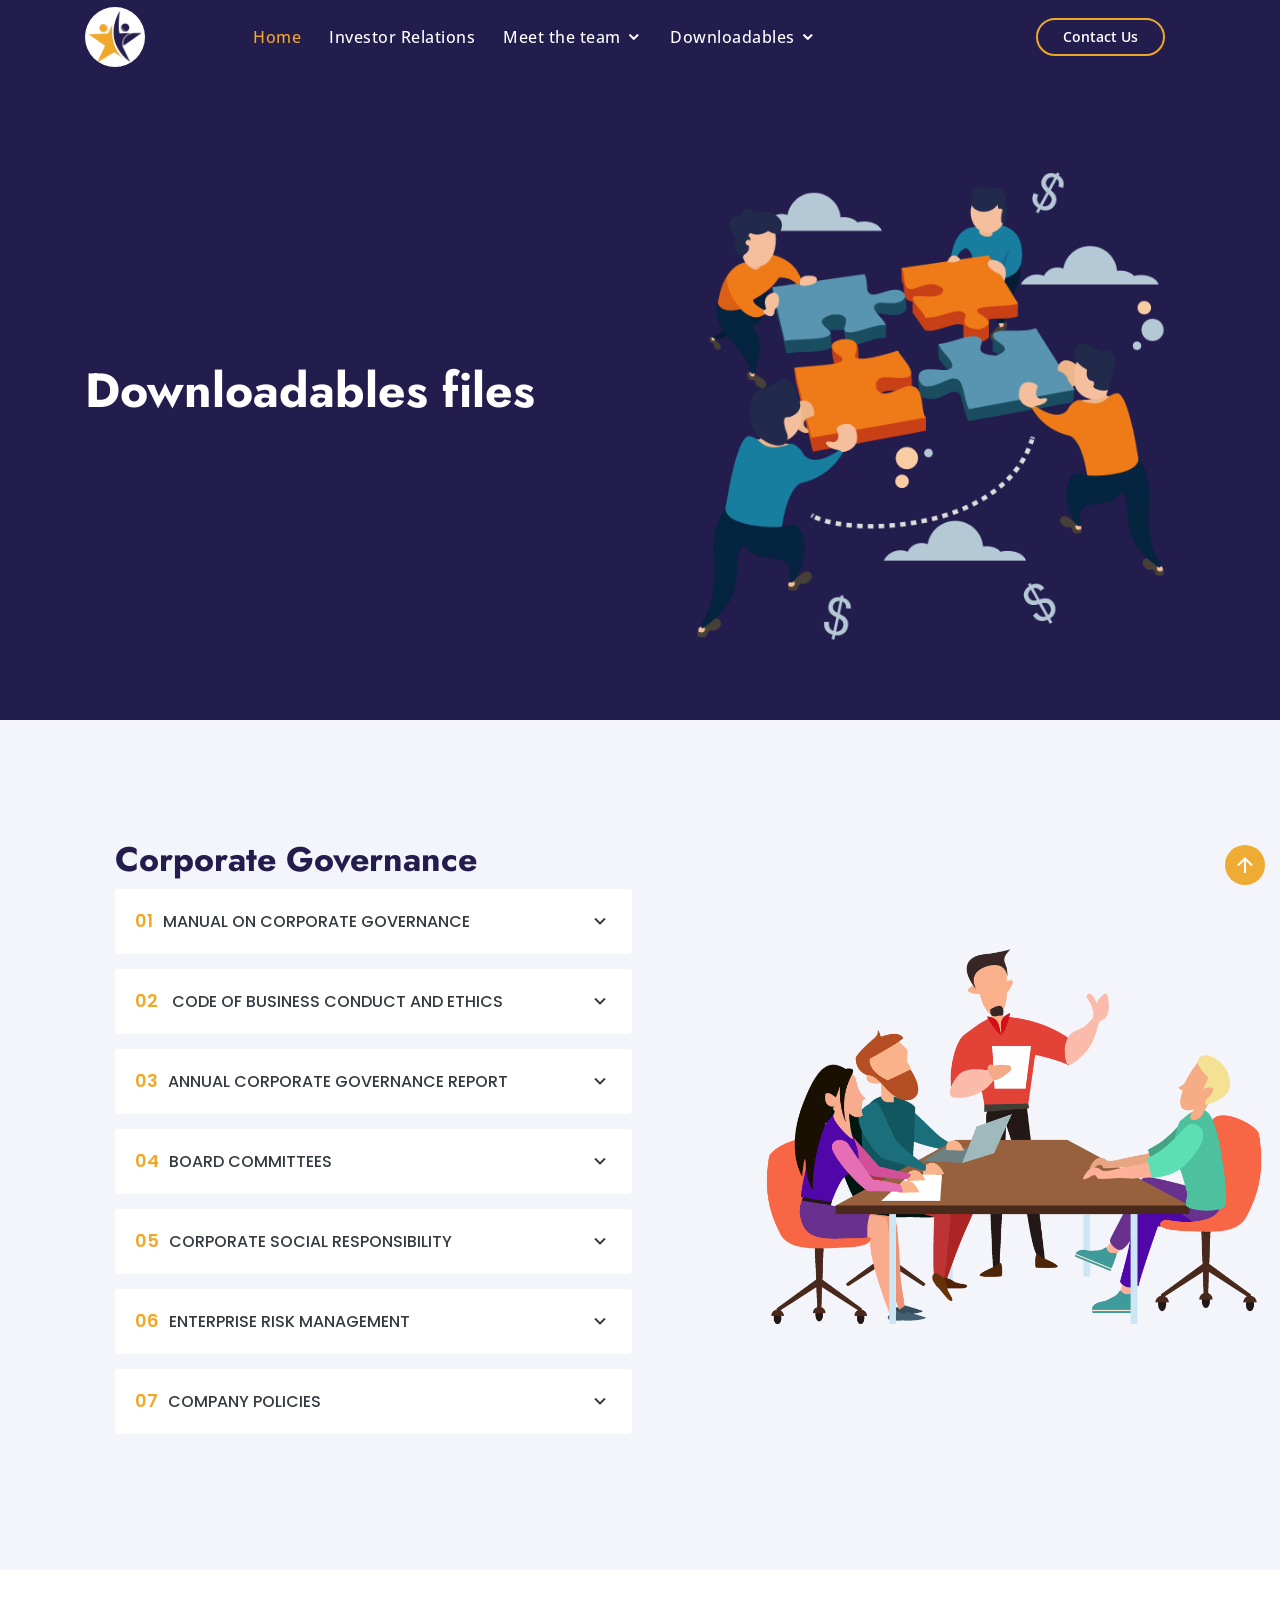
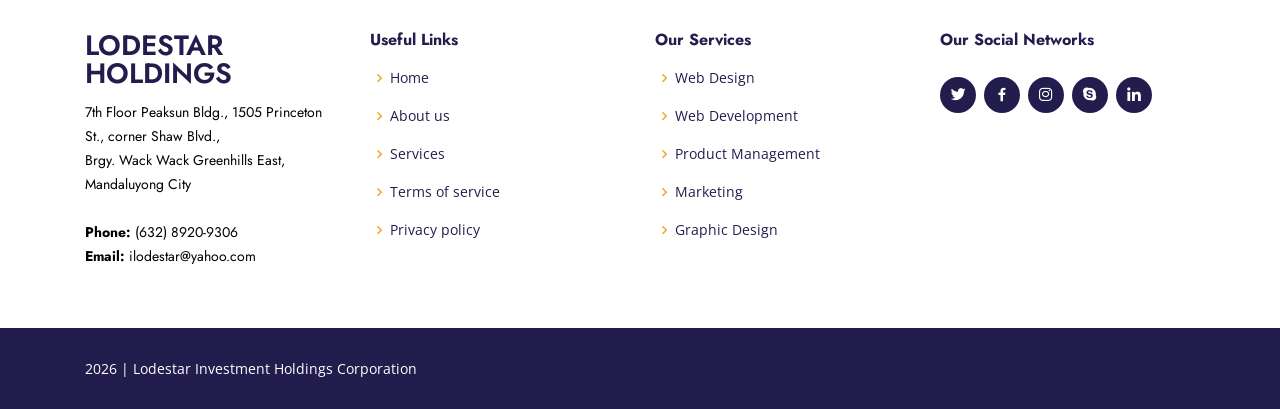
<file: corpgov.html>
<!DOCTYPE html>
<html lang="en">

<head>
  <meta charset="utf-8">
  <meta content="width=device-width, initial-scale=1.0" name="viewport">

  <title>LODESTAR HOLDINGS- Index</title>
  <meta content="" name="description">
  <meta content="" name="keywords">

  <!-- Favicons -->
  <link href="assets/img/favicon.png" rel="icon">
  <link href="assets/img/apple-touch-icon.png" rel="apple-touch-icon">

  <!-- Google Fonts -->
  <link href="https://fonts.googleapis.com/css?family=Open+Sans:300,300i,400,400i,600,600i,700,700i|Jost:300,300i,400,400i,500,500i,600,600i,700,700i|Poppins:300,300i,400,400i,500,500i,600,600i,700,700i" rel="stylesheet">

  <!-- Vendor CSS Files -->
  <link href="assets/vendor/bootstrap/css/bootstrap.min.css" rel="stylesheet">
  <link href="assets/vendor/icofont/icofont.min.css" rel="stylesheet">
  <link href="assets/vendor/boxicons/css/boxicons.min.css" rel="stylesheet">
  <link href="assets/vendor/remixicon/remixicon.css" rel="stylesheet">
  <link href="assets/vendor/venobox/venobox.css" rel="stylesheet">
  <link href="assets/vendor/owl.carousel/assets/owl.carousel.min.css" rel="stylesheet">
  <link href="assets/vendor/aos/aos.css" rel="stylesheet">

  <!-- Template Main CSS File -->
  <link href="assets/css/style.css" rel="stylesheet">

  <!-- =======================================================
  * Template Name: Arsha - v2.3.1
  * Template URL: https://bootstrapmade.com/arsha-free-bootstrap-html-template-corporate/
  * Author: BootstrapMade.com
  * License: https://bootstrapmade.com/license/
  ======================================================== -->
</head>

<body>

  <!-- ======= Header ======= -->
  <header id="header" class="fixed-top ">
    <div class="container d-flex align-items-center">

      <a href="index.html" class="logo mr-auto"><img src="assets/img/logo3.jpg" alt="" class="img-fluid"></a>

      <nav class="nav-menu d-none d-lg-flex">
        <ul>
          <li><a href="index.html">Home</a></li>
          <li><a href="investor-relations.html">Investor Relations</a></li>

          <li class="drop-down"><a href="regular.html">Meet the team</a>
            <ul>
              <li class="drop-down"><a href="regular.html">Board of Directors</a>
                <ul>
                  <li><a href="regular.html">Regular Directors</a></li>
                  <li><a href="independent.html">Independent Directors</a></li>
                </ul>
              </li>
              <li><a href="executive.html">Executive Officers</a></li>
            </ul>
          </li>

          

          <li class="drop-down active"><a href="corpgov.html">Downloadables</a>
            <ul>
              <li class="drop-down active"><a href="corpgov.html">Corporate Governance</a>
                <ul >
                  <li><a href="corpgov.html#mnl">MANUAL ON CORPORATE GOVERNANCE</a></li>
                  <li><a href="corpgov.html#cbe">CODE OF BUSINESS CONDUCT AND ETHICS</a></li>
                  <li><a href="corpgov.html#cgr">ANNUAL CORPORATE GOVERNANCE REPORT</a></li>
                  <li><a href="corpgov.html#bc">BOARD COMMITTEES</a></li>
                  <li><a href="corpgov.html#csr">CORPORATE SOCIAL RESPONSIBILITY</a></li>
                  <li><a href="corpgov.html#ern">ENTERPRISE RISK MANAGEMENT</a></li>
                  <li><a href="corpgov.html#cp">COMPANY POLICIES</a></li>
                </ul>
              </li>
              <li class="drop-down"><a href="compdisc.html">Company Disclosures</a>
                <ul>
                  <li><a href="compdisc.html#sf">SEC FILINGS</a></li>
                  <li><a href="compdisc.html#assm">NOTICE OF ANNUAL OR SPECIAL STOCKHOLDER'S MEETING</a></li>
                  <li><a href="compdisc.html#ssm">MINUTES OF ALL GENERAL OR SPECIAL STOCKHOLDERS'S MEETINGS </a></li>
                </ul>
              </li>
              <li><a href="others.html">Others</a></li>
            </ul>
          </li>
          
        </ul>
      </nav><!-- .nav-menu -->

      <a href="index.html#contact" class="get-started-btn scrollto">Contact Us</a>

    </div>
  </header><!-- End Header -->

  <!-- ======= Hero Section ======= -->
  <section id="hero" class="d-flex align-items-center">

    <div class="container">
      <div class="row">
        <div class="col-lg-6 d-flex flex-column justify-content-center pt-4 pt-lg-0 order-2 order-lg-1" data-aos="fade-up" data-aos-delay="200">
          <h1>Downloadables files</h1>
        
         
        </div>
        <div class="col-lg-6 order-1 order-lg-2 hero-img" data-aos="zoom-in" data-aos-delay="200">
          <img src="assets/img/build.png" class="img-fluid animated" alt="">
        </div>
      </div>
    </div>

  </section><!-- End Hero -->

  <main id="main">

   

    


    <!-- ======= OUR COMPANY Section ======= -->
    <section id="why-us" class="why-us section-bg">
      <div class="container-fluid" data-aos="fade-up">

        <div class="row">

          <div class="col-lg-7 d-flex flex-column justify-content-center align-items-stretch  order-2 order-lg-1">

            <div class="content">
              <h3><strong>Corporate Governance</strong></h3>
            </div>

            <div class="accordion-list">
              <ul>
                <li>
                  <a id="mcg" data-toggle="collapse"  href="#accordion-list-1" class="collapsed"><span>01</span>MANUAL ON CORPORATE GOVERNANCE  <i class="bx bx-chevron-down icon-show"></i><i class="bx bx-chevron-up icon-close"></i></a>
                  <div id="accordion-list-1" class="collapse" data-parent=".accordion-list"></br>
                    <a href="#" class="decor" >2017 LIHC Amended Corporate Governance Manual cgm 2017</a>
                    <a href="#" class="decor" >2014 LIHC Amended Corporate Governance Manual cgm_2014</a>
                    <a href="#" class="decor" >2013 LIHC Manual on Corporate Governance mcg7</a>
                  </div>
                </li>

                <li>
                  <a id="cbe" data-toggle="collapse" href="#accordion-list-2" class="collapsed"><span>02</span> CODE OF BUSINESS CONDUCT AND ETHICS <i class="bx bx-chevron-down icon-show"></i><i class="bx bx-chevron-up icon-close"></i></a>
                  <div id="accordion-list-2" class="collapse" data-parent=".accordion-list"></br>
                    <a href="#" class="decor" >LIHC Amended Code of Business Conduct and Ethics 2018-1</a>
                    <a href="#" class="decor" >LIHC Code of Business Conduct and Ethics</a>
                
                  </div>
                </li>

                <li>
                  <a id="cgr" data-toggle="collapse" href="#accordion-list-3" class="collapsed"><span>03</span>ANNUAL CORPORATE GOVERNANCE REPORT <i class="bx bx-chevron-down icon-show"></i><i class="bx bx-chevron-up icon-close"></i></a>
               
                    <div id="accordion-list-3" class="collapse" data-parent=".accordion-list"></br>
                      <a href="#" class="decor" > LIHC Intergrated Annual Corporate Governance Report_i-acgr_2018</a>
                      <a href="#" class="decor" >2017 LIHC Intergrated Annual Corporate Governance Report_i-acgr_2017</a>
                      <a href="#" class="decor" >2016 LIHC Sec Cer for Annual Corporate Governance Report Summary of Consolidated Changes_in_acgr_2016</a>
                      <a href="#" class="decor" >2016 LIHC Annual Corporate Governance Report_acgr_2016</a>
                      <a href="#" class="decor" >2016 LIHC Amended Annual Corporate Governance Report acgr_2016</a>
                        
                      <a href="#" class="decor" >2015 LIHC Sec Cer for Annual Corporate Governance Report Summary of Consolidated Changes_in_acgr_2015</a>
                      <a href="#" class="decor" >2015 LIHC Annual Corporate Governance Report_acgr_2015</a>
                      <a href="#" class="decor" >2014 LIHC Sec Cert_for Annual Corporate Governance Report on Summary of Consolidated Changes_acgr changes_2014</a>
                      <a href="#" class="decor" >2014 LIHC Letter to SEC re_website update_07_31_2014</a>
                      <a href="#" class="decor" >2014 LIHC Annual Corporate Governance Report_agcr_2014</a>
                      <a href="#" class="decor" >2012 LIHC Annual Corporate Governance Report_acgr_2012</a>
                      <a href="#" class="decor" >2012 LIHC Amended Annual Corporate Governance Reporta acgr_2012</a>
                  </div>
                </li>

                <li>
                  <a id="bc" data-toggle="collapse" href="#accordion-list-4" class="collapsed"><span>04</span>BOARD COMMITTEES<i class="bx bx-chevron-down icon-show"></i><i class="bx bx-chevron-up icon-close"></i></a>
                  <div id="accordion-list-4" class="collapse" data-parent=".accordion-list"></br>
                    <a href="#" class="decor" >LIHC Audit Committee Charter</a>
                    <a href="#" class="decor" >LIHC Board Committee Members</a>
                  </div>
                </li>

                <li>
                  <a id="csr" data-toggle="collapse" href="#accordion-list-5" class="collapsed"><span>05</span>CORPORATE SOCIAL RESPONSIBILITY<i class="bx bx-chevron-down icon-show"></i><i class="bx bx-chevron-up icon-close"></i></a>
                  <div id="accordion-list-5" class="collapse" data-parent=".accordion-list">
                    <p class="indent">
                      The Company’s Corporate Governance Manual mandates the identification of the Corporation’s stakeholders in the community in which it operates or are directly affected by its operations, and formulate a clear policy of accurate, timely, and effective communication with them. However, since the Company has no operations at the current time, by way of recognizing its social responsibility, the Company has committed to give donations to its chosen charitable organizations namely Sulyap ng Pag-asa Foundation Inc.

                    </p>
                  </div>
                </li>

                <li>
                  <a id="erm" data-toggle="collapse" href="#accordion-list-6" class="collapsed"><span>06</span>ENTERPRISE RISK MANAGEMENT <i class="bx bx-chevron-down icon-show"></i><i class="bx bx-chevron-up icon-close"></i></a>
                  <div id="accordion-list-6" class="collapse" data-parent=".accordion-list">
                    <p class="indent">
                      The Board recognize the importance of identifying and controlling various risks to prevent undue or uncalculated negative impact on the Company. The Board also recognizes that risk oversight, implementation of comprehensive controls and assurance processes are a core function of the Board.
                    </p>
                  </div>
                </li>

                <li>
                  <a id="cp" data-toggle="collapse" href="#accordion-list-7" class="collapsed"><span>07</span>COMPANY POLICIES<i class="bx bx-chevron-down icon-show"></i><i class="bx bx-chevron-up icon-close"></i></a>
                  <div id="accordion-list-7" class="collapse" data-parent=".accordion-list">
                    <p>
                      <a href="#" class="decor" >LIHC Code of Business Conduct and Ethics</a>
                      <a href="#" class="decor" >LIHC Amended Code of Business Conduct and Ethics 2018</a>
                      <a href="#" class="decor" >2017 LIHC Amended Corporate Governance Manual_2017</a></br>

                    </br>
                      <h2>Whistle-blowing policy</h2>
                          <p class="indent">“Whistleblowing” refers to the reporting or passing on of information (Report or Reports) by employees or stakeholders of suspected misconduct, malpractice, illegal acts or failure to act of Directors, officers, employees or any other persons in relation to the business, dealings, activities, operations, and other actions within, relating to, or undertaken by the Company.</p>
                          <p class="indent">To be covered by the Whistleblowing Policy, an employee or stakeholder making a Report, must act in the public interest and reasonably believe that the acts reported constitute a criminal offence, failure to comply with an obligation set out in law, endangerment of lives or property, covering up any wrongdoing or other similar acts of malfeasance or misfeasance which directly or indirectly affect the Corporation, its business, as well as it shareholders and stakeholders. Amended Code of Business Conduct and Ethics Sec. 11. 
                            </p>
                          </br>

                      <h2>Conflict of Interest Policy</h2>
                          <p class="indent">Employees have a duty of loyalty to the Company and are therefore expected to always act in the Company’s best interests. A conflict arises when the personal interests or activities of an employee influence or have the potential to influence the exercise of his or her judgment in the performance of his or her duties. Conflicts of interest and even the appearance of a conflict of interest may compromise the Company’s reputation and must be avoided.</p>
                          <p class="indent">Nevertheless, the Company also respects its employees' right to privacy in their personal activities and financial affairs. It is the responsibility of each employee to ensure that his or her personal conduct complies with the following principles and make the proper disclosures, whenever applicable, to allow the Company to determine and address conflicts of interests’ issues. Code of Business Conduct and Ethics Sec. 4. 
                            </p>
                          </br>

                      <h2>Insider Trading Policy</h2>
                          <p class="indent">The Company is committed to protecting security holder investments and expects all employees to comply with the applicable reporting obligations and trading restrictions imposed by the Company, the Securities and Exchange Commission or the Philippine Stock Exchange. Employees who are in possession of material information about the Company must not trade in securities of the Company until such information is generally and publicly available. Providing inside information to others who then trade on it is also strictly prohibited. Employees should make themselves familiar with the Corporation's Trading and Disclosure Policies. Code of Business Conduct and Ethics Sec. 10.
                            </p>
                            </br>


                      <h2>Related Party Transaction Policy</h2>
                          <p class="indent">The Board of Directors is mandated to formulate and implement policies and procedures that would ensure the integrity and transparency of related party transactions between and among the Corporation, joint ventures, subsidiaries, associates, affiliates, major shareholders, officers and directors, including their spouses, children and dependent siblings and parents, and of interlocking director relationships by members of the Board.</p>
                          <p class="indent">Possible and actual conflicts of interest between the Company and the Board and Management must be identified in all transactions and contracts entered into by the Company. In case such exists and it is determined that the contract or transaction is vital or beneficial the Company, the approval process must be in consonance with certain standards on Related Party Transactions.</p>
                          <p class="indent">The Company recognizes that Related Party Transactions can present potential or actual conflicts of interest and may raise questions about whether such transactions are consistent with the Company’s and its stockholders’ best interests. Policies mandating the review and approval of Related Party Transactions should be adopted in order to set forth the procedures under which certain transactions must be reviewed and approved or ratified. Amended Corporate Governance Manual Sec. 11. </p>
                            
                          </br>
                    
                    
                      <h2>Policy and Data relating to health, safety and welfare of employees, including company sponsored trainings</h2>
                          <p class="indent">The Company values the diversity of its employees, customers and suppliers and is committed to providing equal treatment in all aspects of the business. Abusive, harassing or offensive conduct is unacceptable, whether verbal, physical, visual or otherwise. The Company will not tolerate any conduct that is discriminatory or harassing or which otherwise compromises an individual's human rights.</p>
                          <p class="indent">The Company complies with all applicable health and safety laws and regulations as part of its commitment to providing its employees with a safe and healthy work environment. In this regard, employees are expected to work in a safe manner with due regard for their personal safety as well as that of their co-workers. Code of Business Conduct Sec. 2.
                           
                    </p>
                  </div>
                </li>

              </ul>
            </div>

          </div>

          <div class="col-lg-5 align-items-stretch order-1 order-lg-2 img" style='background-image: url("assets/img/meeting.png");' data-aos="zoom-in" data-aos-delay="150">&nbsp;</div>
        </div>

      </div>
    </section><!-- End Why Us Section -->

  

  </main><!-- End #main -->

  <!-- ======= Footer ======= -->
  <footer id="footer">

    

    <div class="footer-top">
      <div class="container">
        <div class="row">

          <div class="col-lg-3 col-md-6 footer-contact">
            <h3>Lodestar Holdings</h3>
            <p>
              
              7th Floor Peaksun Bldg., 1505 Princeton St., corner Shaw Blvd., <br>
              Brgy. Wack Wack Greenhills East,<br>
              Mandaluyong City <br><br>
              <strong>Phone:</strong> (632) 8920-9306<br>
              <strong>Email:</strong> ilodestar@yahoo.com<br>
            </p>
          </div>

          <div class="col-lg-3 col-md-6 footer-links">
            <h4>Useful Links</h4>
            <ul>
              <li><i class="bx bx-chevron-right"></i> <a href="#">Home</a></li>
              <li><i class="bx bx-chevron-right"></i> <a href="#about">About us</a></li>
              <li><i class="bx bx-chevron-right"></i> <a href="#services">Services</a></li>
              <li><i class="bx bx-chevron-right"></i> <a href="#">Terms of service</a></li>
              <li><i class="bx bx-chevron-right"></i> <a href="#">Privacy policy</a></li>
            </ul>
          </div>

          <div class="col-lg-3 col-md-6 footer-links">
            <h4>Our Services</h4>
            <ul>
              <li><i class="bx bx-chevron-right"></i> <a href="#">Web Design</a></li>
              <li><i class="bx bx-chevron-right"></i> <a href="#">Web Development</a></li>
              <li><i class="bx bx-chevron-right"></i> <a href="#">Product Management</a></li>
              <li><i class="bx bx-chevron-right"></i> <a href="#">Marketing</a></li>
              <li><i class="bx bx-chevron-right"></i> <a href="#">Graphic Design</a></li>
            </ul>
          </div>

          <div class="col-lg-3 col-md-6 footer-links">
            <h4>Our Social Networks</h4>
            <p></p>
            <div class="social-links mt-3">
              <a href="#" class="twitter"><i class="bx bxl-twitter"></i></a>
              <a href="#" class="facebook"><i class="bx bxl-facebook"></i></a>
              <a href="#" class="instagram"><i class="bx bxl-instagram"></i></a>
              <a href="#" class="google-plus"><i class="bx bxl-skype"></i></a>
              <a href="#" class="linkedin"><i class="bx bxl-linkedin"></i></a>
            </div>
          </div>

        </div>
      </div>
    </div>

    <div class="container footer-bottom clearfix">
      <div class="copyright">
        <script type="text/javascript">var year = new Date();document.write(year.getFullYear()); </script>
        <a>| Lodestar Investment Holdings Corporation </a>
      </div>
    </div>
  </footer><!-- End Footer -->

  <a href="#" class="back-to-top"><i class="ri-arrow-up-line"></i></a>
  <div id="preloader"></div>

  <!-- Vendor JS Files -->
  <script src="assets/vendor/jquery/jquery.min.js"></script>
  <script src="assets/vendor/bootstrap/js/bootstrap.bundle.min.js"></script>
  <script src="assets/vendor/jquery.easing/jquery.easing.min.js"></script>
  <script src="assets/vendor/php-email-form/validate.js"></script>
  <script src="assets/vendor/waypoints/jquery.waypoints.min.js"></script>
  <script src="assets/vendor/isotope-layout/isotope.pkgd.min.js"></script>
  <script src="assets/vendor/venobox/venobox.min.js"></script>
  <script src="assets/vendor/owl.carousel/owl.carousel.min.js"></script>
  <script src="assets/vendor/aos/aos.js"></script>

  <!-- Template Main JS File -->
  <script src="assets/js/main.js"></script>

</body>

</html>
</file>
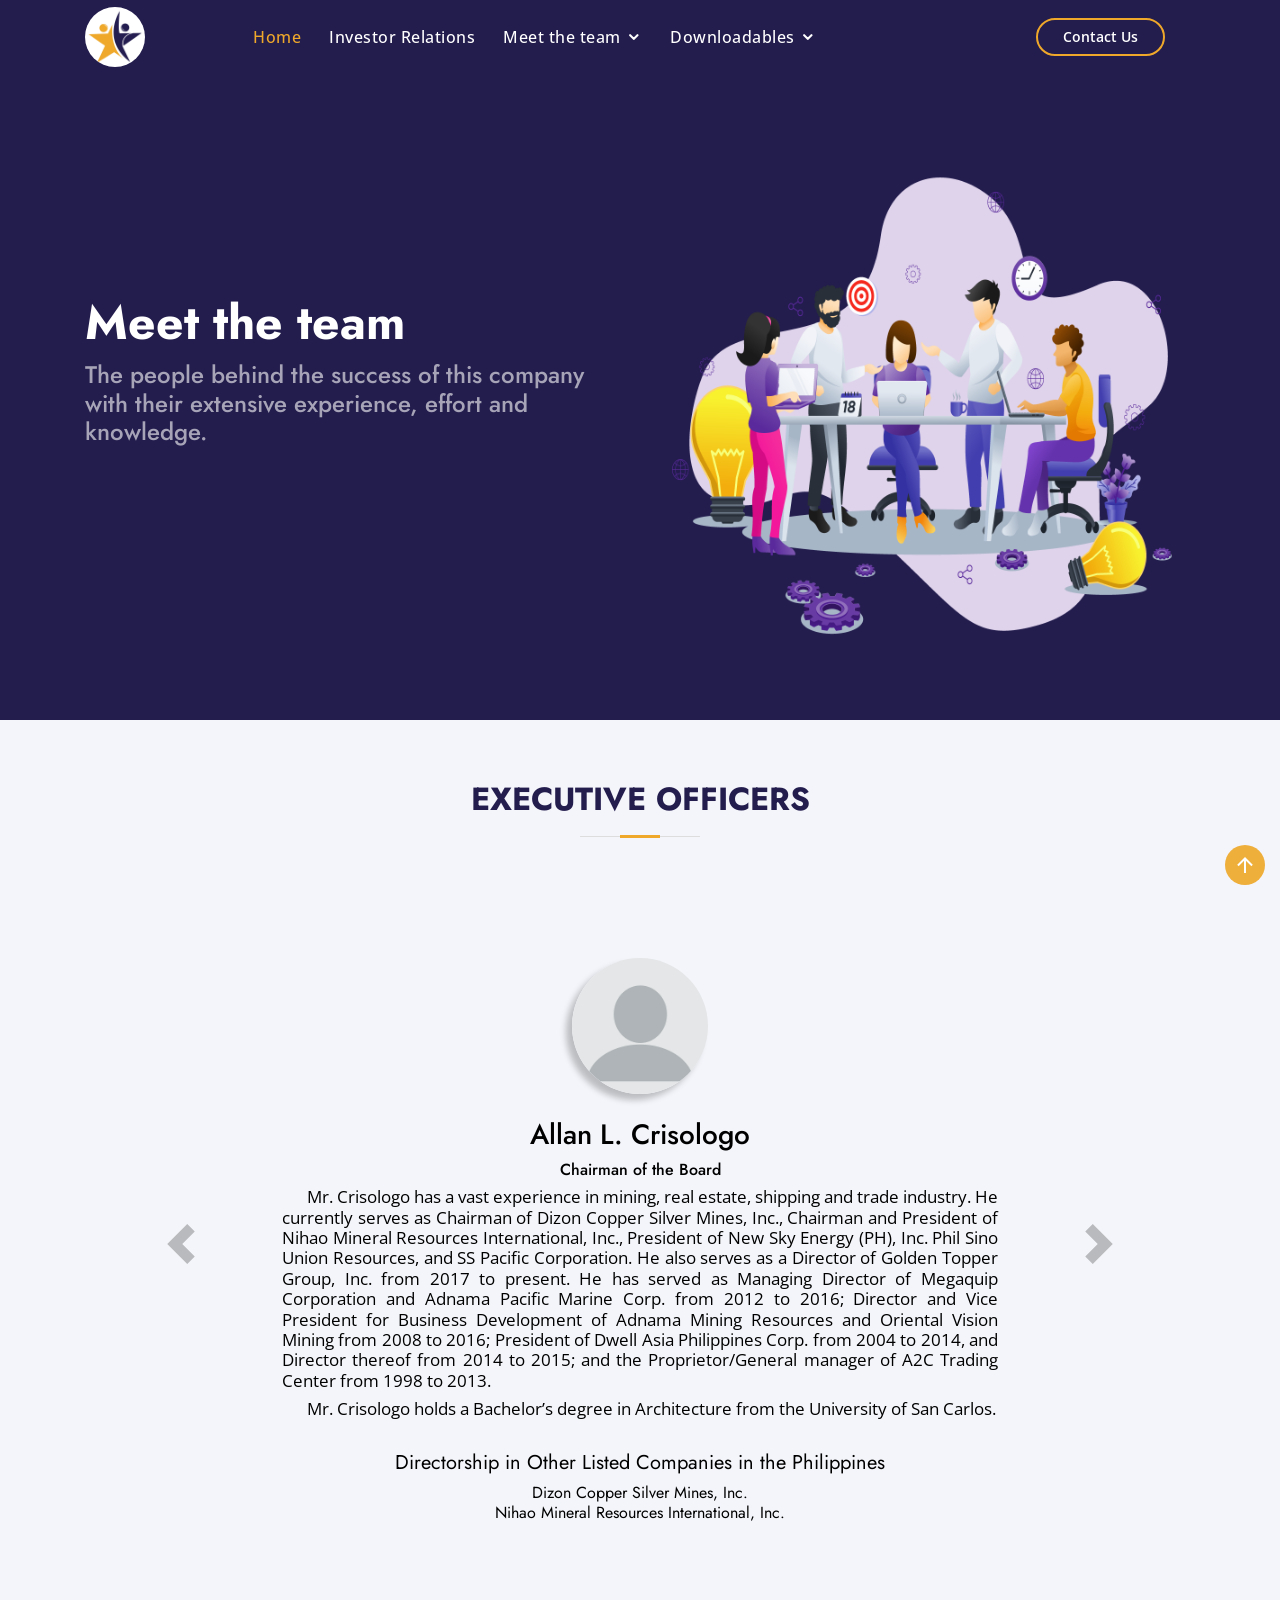
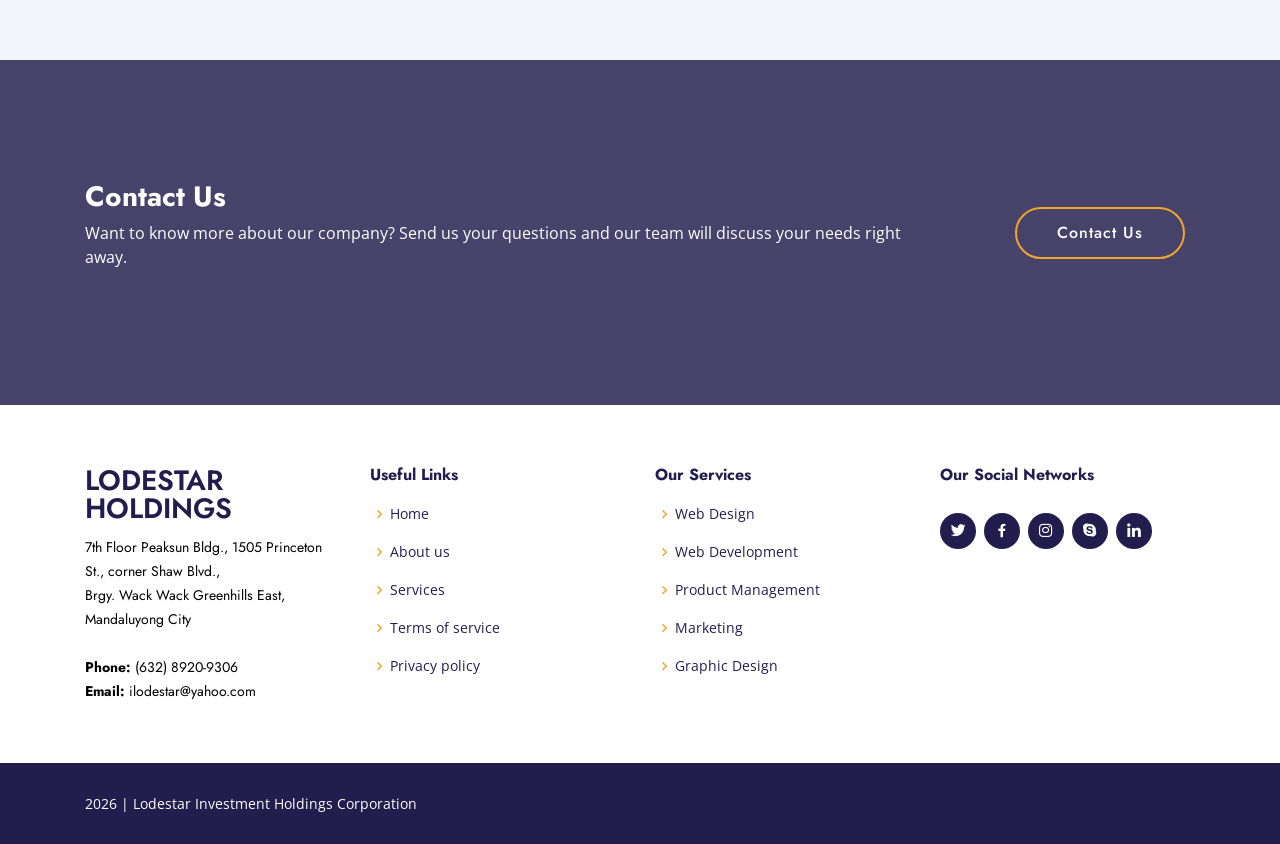
<file: executive.html>
<!DOCTYPE html>
<html lang="en">

<head>
  <meta charset="utf-8">
  <meta content="width=device-width, initial-scale=1.0" name="viewport">

  <title>LODESTAR HOLDINGS- Index</title>
  <meta content="" name="description">
  <meta content="" name="keywords">

  <!-- Favicons -->
  <link href="assets/img/favicon.png" rel="icon">
  <link href="assets/img/apple-touch-icon.png" rel="apple-touch-icon">

  <!-- Google Fonts -->
  <link href="https://fonts.googleapis.com/css?family=Open+Sans:300,300i,400,400i,600,600i,700,700i|Jost:300,300i,400,400i,500,500i,600,600i,700,700i|Poppins:300,300i,400,400i,500,500i,600,600i,700,700i" rel="stylesheet">

  <!-- Vendor CSS Files -->
  <link href="assets/vendor/bootstrap/css/bootstrap.min.css" rel="stylesheet">
  <link href="assets/vendor/icofont/icofont.min.css" rel="stylesheet">
  <link href="assets/vendor/boxicons/css/boxicons.min.css" rel="stylesheet">
  <link href="assets/vendor/remixicon/remixicon.css" rel="stylesheet">
  <link href="assets/vendor/venobox/venobox.css" rel="stylesheet">
  <link href="assets/vendor/owl.carousel/assets/owl.carousel.min.css" rel="stylesheet">
  <link href="assets/vendor/aos/aos.css" rel="stylesheet">

  <!-- Template Main CSS File -->
  <link href="assets/css/style.css" rel="stylesheet">

  <!-- =======================================================
  * Template Name: Arsha - v2.3.1
  * Template URL: https://bootstrapmade.com/arsha-free-bootstrap-html-template-corporate/
  * Author: BootstrapMade.com
  * License: https://bootstrapmade.com/license/
  ======================================================== -->
</head>

<body>

  <!-- ======= Header ======= -->
  <header id="header" class="fixed-top ">
    <div class="container d-flex align-items-center">

      <a href="index.html" class="logo mr-auto"><img src="assets/img/logo3.jpg" alt="" class="img-fluid"></a>

      <nav class="nav-menu d-none d-lg-flex">
        <ul>
          <li><a href="index.html">Home</a></li>
          <li><a href="investor-relations.html">Investor Relations</a></li>

          <li class="drop-down active"><a href="regular.html">Meet the team</a>
            <ul>
              <li class="drop-down"><a href="regular.html">Board of Directors</a>
                <ul>
                  <li><a href="regular.html">Regular Directors</a></li>
                  <li><a href="independent.html">Independent Directors</a></li>
                </ul>
              </li>
              <li class="active"><a href="executive.html">Executive Officers</a></li>
            </ul>
          </li>

          

          <li class="drop-down"><a href="corpgov.html">Downloadables</a>
            <ul>
              <li class="drop-down"><a href="corpgov.html">Corporate Governance</a>
                <ul>
                  <li><a href="corpgov.html#mnl">MANUAL ON CORPORATE GOVERNANCE</a></li>
                  <li><a href="corpgov.html#cbe">CODE OF BUSINESS CONDUCT AND ETHICS</a></li>
                  <li><a href="corpgov.html#cgr">ANNUAL CORPORATE GOVERNANCE REPORT</a></li>
                  <li><a href="corpgov.html#bc">BOARD COMMITTEES</a></li>
                  <li><a href="corpgov.html#csr">CORPORATE SOCIAL RESPONSIBILITY</a></li>
                  <li><a href="corpgov.html#ern">ENTERPRISE RISK MANAGEMENT</a></li>
                  <li><a href="corpgov.html#cp">COMPANY POLICIES</a></li>
                </ul>
              </li>
              <li class="drop-down"><a href="compdisc.html">Company Disclosures</a>
                <ul>
                  <li><a href="compdisc.html#sf">SEC FILINGS</a></li>
                  <li><a href="compdisc.html#assm">NOTICE OF ANNUAL OR SPECIAL STOCKHOLDER'S MEETING</a></li>
                  <li><a href="compdisc.html#ssm">MINUTES OF ALL GENERAL OR SPECIAL STOCKHOLDERS'S MEETINGS </a></li>
                </ul>
              </li>
              <li><a href="others.html">Others</a></li>
            </ul>
          </li>
          
        </ul>
      </nav><!-- .nav-menu -->

      <a href="index.html#contact" class="get-started-btn scrollto">Contact Us</a>

    </div>
  </header><!-- End Header -->
  
  <!-- ======= Hero Section ======= -->
  <section id="hero" class="d-flex align-items-center">

    <div class="container">
      <div class="row">
        <div class="col-lg-6 d-flex flex-column justify-content-center pt-4 pt-lg-0 order-2 order-lg-1" data-aos="fade-up" data-aos-delay="200">
          <h1>Meet the team</h1>
          <h2>The people behind the success of this company with their extensive experience, effort and knowledge.</h2>
          
        </div>
        <div class="col-lg-6 order-1 order-lg-2 hero-img" data-aos="zoom-in" data-aos-delay="200">
          <img src="assets/img/team.png" class="img-fluid animated" alt="">
        </div>
      </div>
    </div>

  </section><!-- End Hero -->

  <main id="main">
    
    <section id="why-us" class="why-us section-bg">
       
      <div class="container-fluid" data-aos="fade-up">
        <div class="section-title">
          <h2>Executive Officers</h2>
            </div>
      <div class="container">
        <div class="container">

            <div id="testimonial4" class=" testimonial text-center carousel slide testimonial4_indicators testimonial4_control_button thumb_scroll_x swipe_x" data-ride="carousel" data-interval="false">
             
                <div class="carousel-inner" role="listbox">
                    <div class="carousel-item active">
                        <div class="testimonial4_slide">
                            <img src="assets/img/team/image.png" class="img-circle img-responsive" />
                            <br/>
                            <h3>Allan L. Crisologo</h3>
                            <h6>Chairman of the Board</h6>
                            <h6 class="member-style">Mr. Crisologo has a vast experience in mining, real estate, shipping and trade
                              industry. He currently serves as Chairman of Dizon Copper Silver Mines, Inc.,
                              Chairman and President of Nihao Mineral Resources International, Inc.,
                              President of New Sky Energy (PH), Inc. Phil Sino Union Resources, and SS Pacific
                              Corporation. He also serves as a Director of Golden Topper Group, Inc. from
                              2017 to present. He has served as Managing Director of Megaquip Corporation
                              and Adnama Pacific Marine Corp. from 2012 to 2016; Director and Vice
                              President for Business Development of Adnama Mining Resources and Oriental
                              Vision Mining from 2008 to 2016; President of Dwell Asia Philippines Corp. from
                              2004 to 2014, and Director thereof from 2014 to 2015; and the
                              Proprietor/General manager of A2C Trading Center from 1998 to 2013.
                          </h6>
                          <h6 class="member-style">Mr. Crisologo holds a Bachelor’s degree in Architecture from the University of
                              San Carlos.
                          </h6><br/>
                          <h5 class="justify-content-center font-weight-lighter"><strong>Directorship in Other Listed Companies in the Philippines
                          </strong></h5>
                          <h6 class="font-weight-normal"> Dizon Copper Silver Mines, Inc.<br/>
                               Nihao Mineral Resources International, Inc.
                          </h6>
                        </div>
                    </div>
                    <div class="carousel-item">
                        <div class="testimonial4_slide">
                            <img src="assets/img/team/image.png" class="img-circle img-responsive" />
                            <br/>
                            <h3>Nathaniel C. Go</h3>
                            <h6>President</h6>
                            <h6 class="member-style">He was Internal Auditor, Corporate Secretary and Financial Analyst and
                              Technology Manager and Internet Banking Manager of NAB Bank in Chicago,
                              IL from 1995 to 2000. He was Chief Financial Officer and Chief Information Offer
                              of American Metro Bank, Chicago, IL from 2003 to 2005. He was Assistant to the
                              President of the Agricultural Bank of the Philippines from 2010 to 2015. He was
                              VP strategic Planning Director of M&A of Premier Wilmette, Illinois from 2005-
                              2008.
                          </h6>
                          <h6 class="member-style">Mr. Go holds a Bachelor of Science in Medical Technology from University of
                              Santo Tomas and received his Master of Concentrate in Finance from Bentley
                              College Graduate School of Business in Watham, Massachusetts and Asian
                              Institute of Management.
                          </h6>
                        </div>
                    </div>
                    <div class="carousel-item">
                        <div class="testimonial4_slide">
                            <img src="assets/img/team/image.png" class="img-circle img-responsive" />
                            <br/>
                            <h3>Delfin S. Castro Jr.</h3>
                            <h6>Treasurer</h6>
                            <h6 class="member-style">Mr. Castro is currently the Director and President of Geograce Resources
                              Philippines, Inc., Director and Treasurer of Nihao Mineral Resources International,
                              Inc., Director and Director / President of Dizon Copper Silver Mines, Inc., Director
                              and President/Director of Redridge Resources Corporation. He is also the
                              Corporate Secretary of Sunplaza Development Corporation and Treasurer of
                              the Peak Condominium Corporation. From June 2000 to April 2001, he was the
                              Global Portfolio Manager for Private Equities at United Resources Asset
                              Management, Inc. He was formerly the Engagement Director of Palo Alto
                              Consultant Asia, Inc. and a Senior Assistant Vice President at Asiatrust Bank.He was Internal Auditor, Corporate Secretary and Financial Analyst and
                              Technology Manager and Internet Banking Manager of NAB Bank in Chicago,
                              IL from 1995 to 2000. He was Chief Financial Officer and Chief Information Offer
                              of American Metro Bank, Chicago, IL from 2003 to 2005. He was Assistant to the
                              President of the Agricultural Bank of the Philippines from 2010 to 2015. He was
                              VP strategic Planning Director of M&A of Premier Wilmette, Illinois from 2005-
                              2008.
                          </h6>
                          <h6 class="member-style">He holds a Master in Business Administration and a Bachelor of Science in
                              Business Administration from the University of the Philippines.
                          </h6><br/>
                          <h5 class="justify-content-center font-weight-lighter"><strong>Directorship in Other Listed Companies in the Philippines
                              </strong></h5>
                              <h6 class="font-weight-normal"> Dizon Copper Silver Mines, Inc.<br/>
                                  Geograce Resources Philippines, Inc.<br/>
                                   Nihao Mineral Resources International, Inc.
                              </h6>
                        </div>
                    </div>
                    <div class="carousel-item">
                        <div class="testimonial4_slide">
                            <img src="assets/img/team/image.png" class="img-circle img-responsive" />
                            <br/>
                            <h3>Arlene M. Wilkerson</h3>
                            <h6>Corporate Secretary</h6>
                            <h6 class="member-style">Atty Wilkerson is a lawyer by profession. She is also a certified Corporate
                                Compliance and Ethics Professional and a certified Corporate Risk Analyst. She is
                                presently serving as Independent Director of Dizon Copper Silver Mines, Inc and
                                Nihao Mineral resources International Inc. She has previously served as Director
                                and Legal Consultant of the Company, as well as Angping & Associates, and
                                Geograce Resources Philippines from 2012 to 2014. She has served as the Vice
                                President and Head of Corporate Compliance Group of St. Luke’s Medical
                                Center, Inc. from 2017 to 2020; Vice President for Legal and Compliance/Chief
                                Compliance Officer of Eagle Cement Corporation from 2016 to 2017; Legal
                                Counsel of ARCADIS from 2014 to 2016; Non-Executive Director for the Australian
                                company Klondyke Gold Pty. Ltd. From 2011 to 2014; Director and General
                                Manager of Camarines Norte Mining & Exploration, Inc. from 2009 to 2013; Legal
                                Consultant for Mineral Agencies Australia from 2009 to 2013; Non-Executive
                                Director of the Australian company Dourado Resources Pty Ltd. From 2009 to 2011;
                                Vice President for Legal of Geograce Resources Philippines, inc. from 2006 to 2007;
                                Corporate Secretary of Angping & Associates Securities, Inc. and AC & D
                                Corporate Partners from 2006 to 2008. She worked as an Assistant Compliance
                                Officer of United Coconut Planters Bank from 2005 to 2006; Associate and Office
                                Manager of AA Amador Associates in 2004; Legal Consultant for the Presidential
                                Commission on Good Government from 2001 to 2005; Partner of Mendoza
                                Mendoza & Associates/Fortun Almodiel & Mendoza from 1997 to 2009. She also
                                served the government as Legal Consultant for the Office of the Director of Legal
                                Services of the Department of Agrarian Reform from 2013 to 2014; Supervising
                                Legislative Staff Officer for the Office of the Deputy Speaker of the House of
                                Representatives from 1998 to 1999; and a lawyer for the Department of
                                Environment and Natural Resources from 1997 to 1998.
                            </h6>
                            <h6 class="member-style">Atty Wilkerson received her Bachelor of Laws degree from the University of the
                                Philippines, and finished the Management Development Program of the Asian
                                Institute of Management.
                                </h6>
                        </div>
                    </div>
                    <div class="carousel-item">
                        <div class="testimonial4_slide">
                            <img src="assets/img/team/image.png" class="img-circle img-responsive" />
                            <br/>
                            <h3>Reyno D. Dizon</h3>
                            <h6>Compliance Officer</h6>
                            <h6 class="member-style">Mr. Dizon was a member of the Board of Directors of Geograce Resources
                                Philippines, Inc. and Director and Corporate Secretary of Redridge Resources
                                Corporation. He is also the Compliance officer of Nihao Mineral Resources
                                International, Inc. and Director / Compliance Officer of Dizon Copper Silver Mines,
                                Inc. He was the formerly Vice-President for Operations of Dizon Copper Silver
                                Mines, Inc. and Materials Management Manager of Benguet Corporation. He
                                served as Vice-President for Administration and Finance of Vendiz
                                Pharmaceuticals, Inc. for several years. Mr. Dizon is also the past President of
                                Celestino-Maria Dizon Foundation, Inc.
                            </h6>
                                 <h6 class="member-style">Mr. Dizon graduated from University of Santo Tomas, with a Bachelor of Science
                                degree in Mechanical Engineering. He finished the Management Development
                                Program of the Asian Institute of Management.
                               </h6>
                        </div>
                    </div>
                </div>
                <a class="carousel-control-prev " href="#testimonial4" data-slide="prev" >
                    <span class="carousel-control-prev-icon" ></span>
                </a>
                <a class="carousel-control-next" href="#testimonial4" data-slide="next">
                    <span class="carousel-control-next-icon" > </span>
                </a>
            </div>
        </div>
    </section>
    <section id="cta" class="cta">
      <div class="container" data-aos="zoom-in">

        <div class="row">
          <div class="col-lg-9 text-center text-lg-left">
            <h3>Contact Us</h3>
            <p>Want to know more about our company? Send us your questions and our team will discuss your needs right away. </p>
          </div>
          <div class="col-lg-3 cta-btn-container text-center">
            <a class="cta-btn align-middle scrollto" href="index.html#contact">Contact Us</a>
          </div>
        </div>

      </div>
    </section><!-- End Cta Section -->

      
  </main><!-- End #main -->

  <!-- ======= Footer ======= -->
  <footer id="footer">

    

    <div class="footer-top">
      <div class="container">
        <div class="row">

          <div class="col-lg-3 col-md-6 footer-contact">
            <h3>Lodestar Holdings</h3>
            <p>
              
              7th Floor Peaksun Bldg., 1505 Princeton St., corner Shaw Blvd., <br>
              Brgy. Wack Wack Greenhills East,<br>
              Mandaluyong City <br><br>
              <strong>Phone:</strong> (632) 8920-9306<br>
              <strong>Email:</strong> ilodestar@yahoo.com<br>
            </p>
          </div>

          <div class="col-lg-3 col-md-6 footer-links">
            <h4>Useful Links</h4>
            <ul>
              <li><i class="bx bx-chevron-right"></i> <a href="#">Home</a></li>
              <li><i class="bx bx-chevron-right"></i> <a href="#about">About us</a></li>
              <li><i class="bx bx-chevron-right"></i> <a href="#services">Services</a></li>
              <li><i class="bx bx-chevron-right"></i> <a href="#">Terms of service</a></li>
              <li><i class="bx bx-chevron-right"></i> <a href="#">Privacy policy</a></li>
            </ul>
          </div>

          <div class="col-lg-3 col-md-6 footer-links">
            <h4>Our Services</h4>
            <ul>
              <li><i class="bx bx-chevron-right"></i> <a href="#">Web Design</a></li>
              <li><i class="bx bx-chevron-right"></i> <a href="#">Web Development</a></li>
              <li><i class="bx bx-chevron-right"></i> <a href="#">Product Management</a></li>
              <li><i class="bx bx-chevron-right"></i> <a href="#">Marketing</a></li>
              <li><i class="bx bx-chevron-right"></i> <a href="#">Graphic Design</a></li>
            </ul>
          </div>

          <div class="col-lg-3 col-md-6 footer-links">
            <h4>Our Social Networks</h4>
            <p></p>
            <div class="social-links mt-3">
              <a href="#" class="twitter"><i class="bx bxl-twitter"></i></a>
              <a href="#" class="facebook"><i class="bx bxl-facebook"></i></a>
              <a href="#" class="instagram"><i class="bx bxl-instagram"></i></a>
              <a href="#" class="google-plus"><i class="bx bxl-skype"></i></a>
              <a href="#" class="linkedin"><i class="bx bxl-linkedin"></i></a>
            </div>
          </div>

        </div>
      </div>
    </div>

    <div class="container footer-bottom clearfix">
      <div class="copyright">
        <script type="text/javascript">var year = new Date();document.write(year.getFullYear()); </script>
        <a>| Lodestar Investment Holdings Corporation </a>
      </div>
    </div>
  </footer><!-- End Footer -->

  <a href="#" class="back-to-top"><i class="ri-arrow-up-line"></i></a>
  <div id="preloader"></div>

  <!-- Vendor JS Files -->
  <script src="assets/vendor/jquery/jquery.min.js"></script>
  <script src="assets/vendor/bootstrap/js/bootstrap.bundle.min.js"></script>
  <script src="assets/vendor/jquery.easing/jquery.easing.min.js"></script>
  <script src="assets/vendor/php-email-form/validate.js"></script>
  <script src="assets/vendor/waypoints/jquery.waypoints.min.js"></script>
  <script src="assets/vendor/isotope-layout/isotope.pkgd.min.js"></script>
  <script src="assets/vendor/venobox/venobox.min.js"></script>
  <script src="assets/vendor/owl.carousel/owl.carousel.min.js"></script>
  <script src="assets/vendor/aos/aos.js"></script>

  <!-- Template Main JS File -->
  <script src="assets/js/main.js"></script>

</body>

</html>
</file>
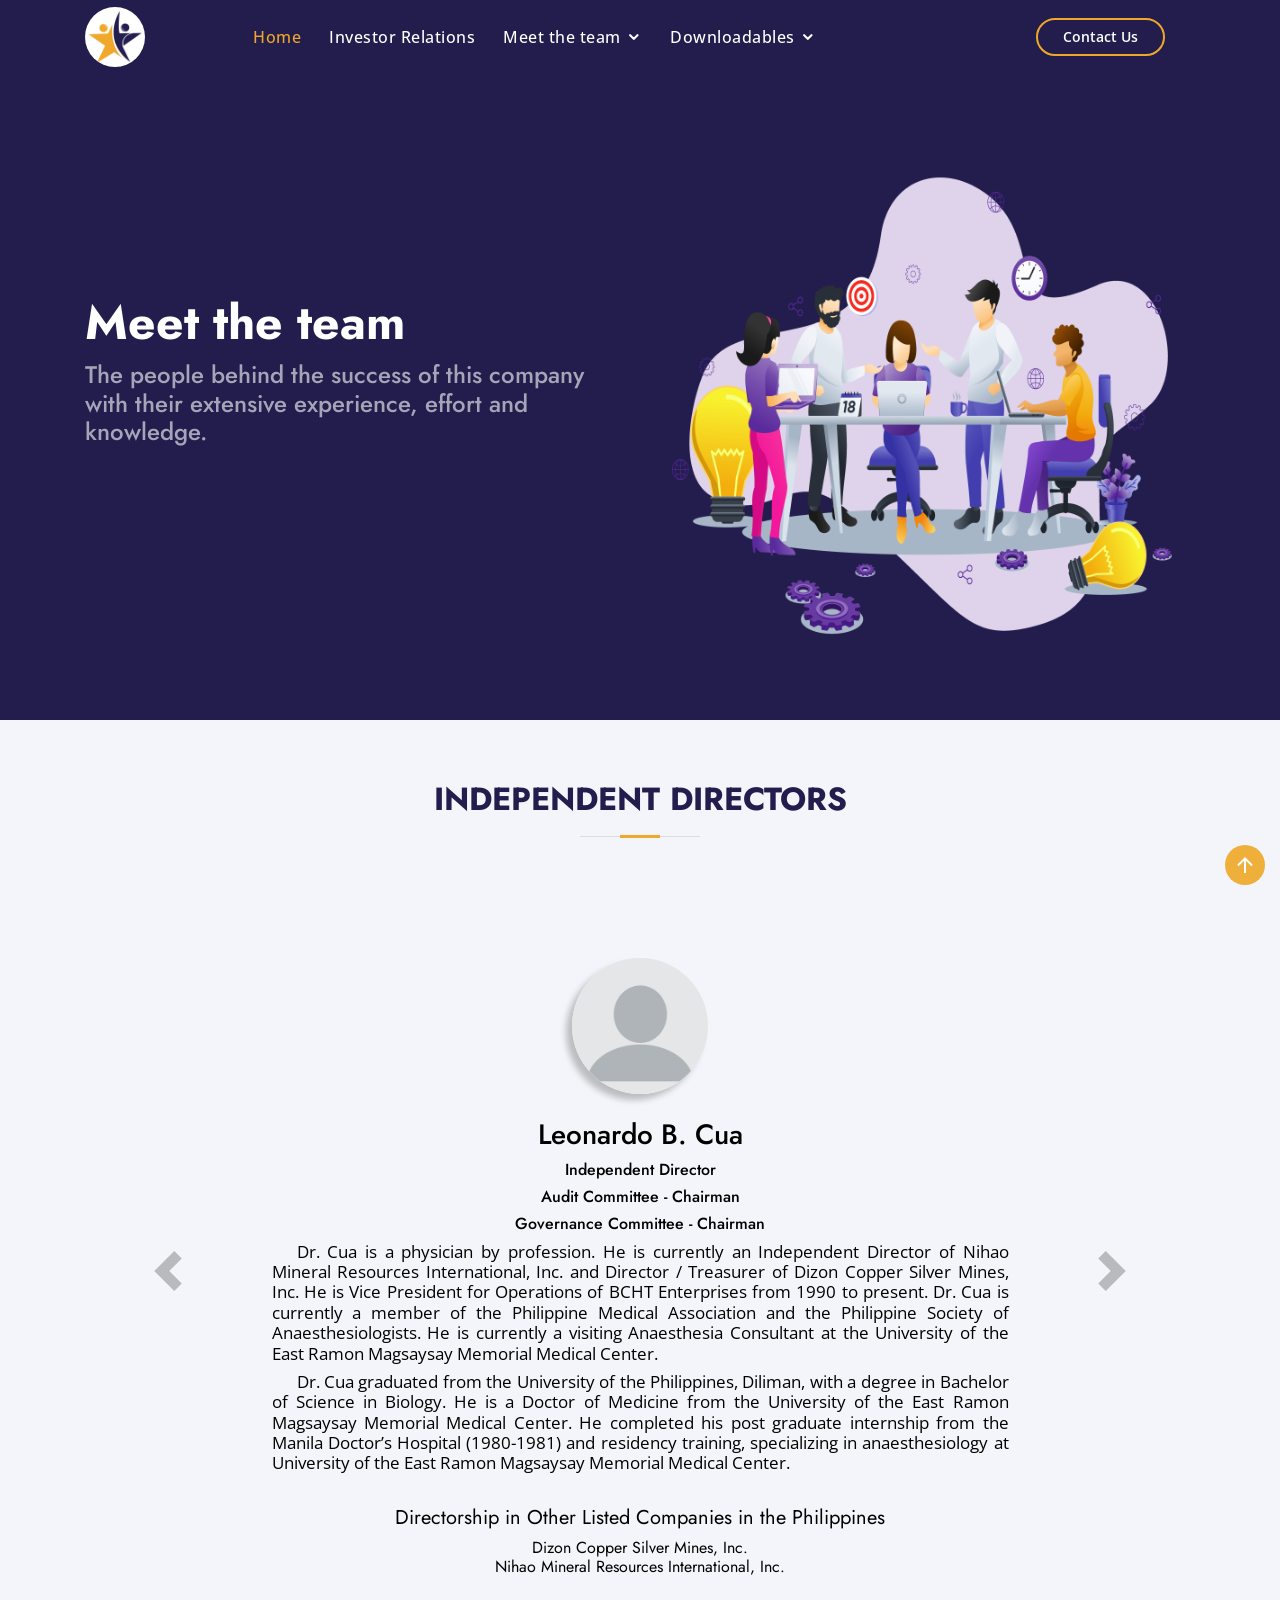
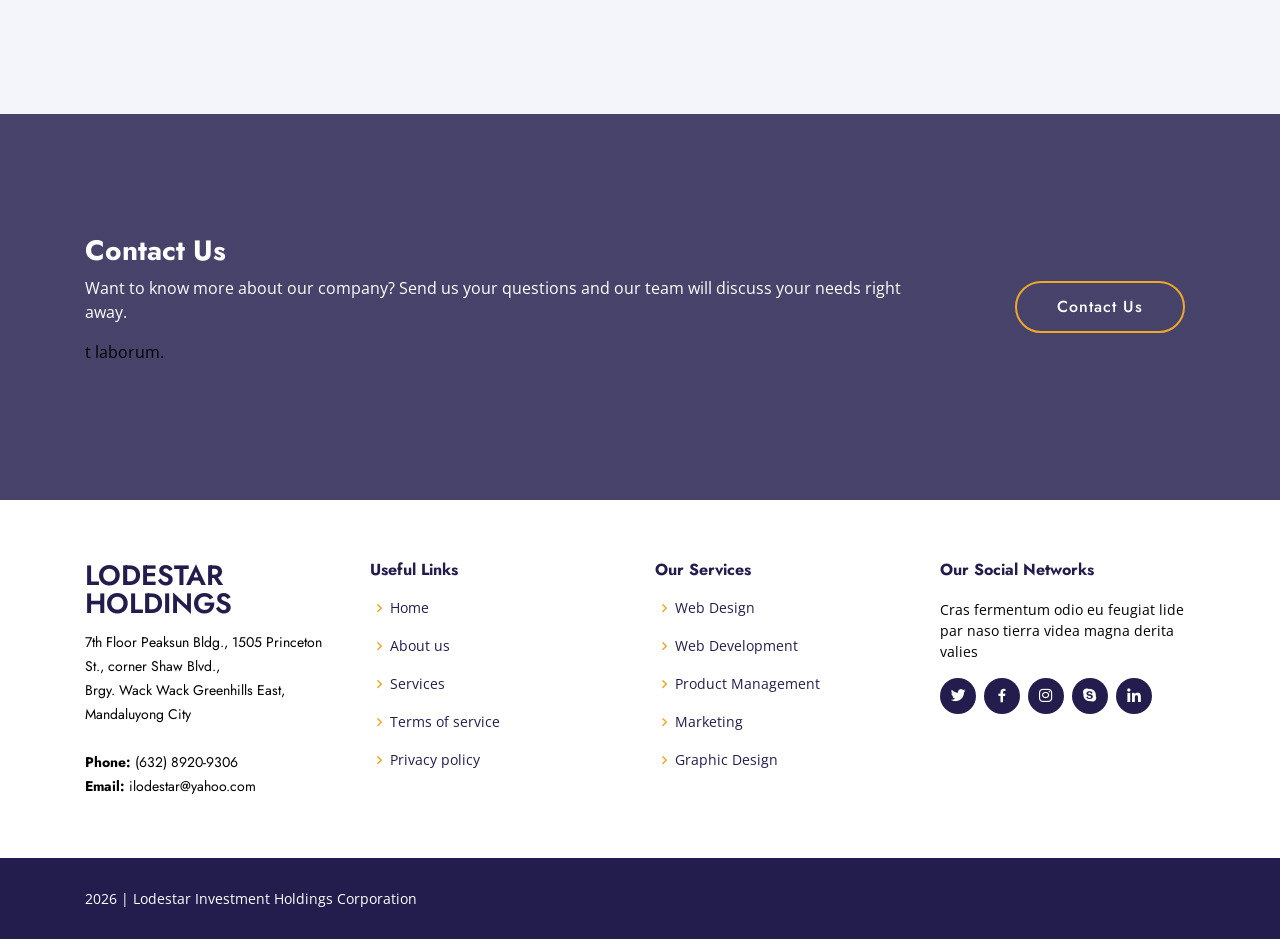
<file: independent.html>
<!DOCTYPE html>
<html lang="en">

<head>
  <meta charset="utf-8">
  <meta content="width=device-width, initial-scale=1.0" name="viewport">

  <title>LODESTAR HOLDINGS- Index</title>
  <meta content="" name="description">
  <meta content="" name="keywords">

  <!-- Favicons -->
  <link href="assets/img/favicon.png" rel="icon">
  <link href="assets/img/apple-touch-icon.png" rel="apple-touch-icon">

  <!-- Google Fonts -->
  <link href="https://fonts.googleapis.com/css?family=Open+Sans:300,300i,400,400i,600,600i,700,700i|Jost:300,300i,400,400i,500,500i,600,600i,700,700i|Poppins:300,300i,400,400i,500,500i,600,600i,700,700i" rel="stylesheet">

  <!-- Vendor CSS Files -->
  <link href="assets/vendor/bootstrap/css/bootstrap.min.css" rel="stylesheet">
  <link href="assets/vendor/icofont/icofont.min.css" rel="stylesheet">
  <link href="assets/vendor/boxicons/css/boxicons.min.css" rel="stylesheet">
  <link href="assets/vendor/remixicon/remixicon.css" rel="stylesheet">
  <link href="assets/vendor/venobox/venobox.css" rel="stylesheet">
  <link href="assets/vendor/owl.carousel/assets/owl.carousel.min.css" rel="stylesheet">
  <link href="assets/vendor/aos/aos.css" rel="stylesheet">

  <!-- Template Main CSS File -->
  <link href="assets/css/style.css" rel="stylesheet">

  <!-- =======================================================
  * Template Name: Arsha - v2.3.1
  * Template URL: https://bootstrapmade.com/arsha-free-bootstrap-html-template-corporate/
  * Author: BootstrapMade.com
  * License: https://bootstrapmade.com/license/
  ======================================================== -->
</head>

<body>

  <!-- ======= Header ======= -->
  <header id="header" class="fixed-top ">
    <div class="container d-flex align-items-center">

      <a href="index.html" class="logo mr-auto"><img src="assets/img/logo3.jpg" alt="" class="img-fluid"></a>

      <nav class="nav-menu d-none d-lg-flex">
        <ul>
          <li><a href="index.html">Home</a></li>
          <li><a href="investor-relations.html">Investor Relations</a></li>

          <li class="drop-down active"><a href="regular.html">Meet the team</a>
            <ul>
              <li class="drop-down active"><a href="regular.html">Board of Directors</a>
                <ul>
                  <li><a href="regular.html">Regular Directors</a></li>
                  <li class="active"><a href="independent.html">Independent Directors</a></li>
                </ul>
              </li>
              <li><a href="executive.html">Executive Officers</a></li>
            </ul>
          </li>

          

          <li class="drop-down"><a href="corpgov.html">Downloadables</a>
            <ul>
              <li class="drop-down"><a href="corpgov.html">Corporate Governance</a>
                <ul>
                  <li><a href="corpgov.html#mnl">MANUAL ON CORPORATE GOVERNANCE</a></li>
                  <li><a href="corpgov.html#cbe">CODE OF BUSINESS CONDUCT AND ETHICS</a></li>
                  <li><a href="corpgov.html#cgr">ANNUAL CORPORATE GOVERNANCE REPORT</a></li>
                  <li><a href="corpgov.html#bc">BOARD COMMITTEES</a></li>
                  <li><a href="corpgov.html#csr">CORPORATE SOCIAL RESPONSIBILITY</a></li>
                  <li><a href="corpgov.html#ern">ENTERPRISE RISK MANAGEMENT</a></li>
                  <li><a href="corpgov.html#cp">COMPANY POLICIES</a></li>
                </ul>
              </li>
              <li class="drop-down"><a href="compdisc.html">Company Disclosures</a>
                <ul>
                  <li><a href="compdisc.html#sf">SEC FILINGS</a></li>
                  <li><a href="compdisc.html#assm">NOTICE OF ANNUAL OR SPECIAL STOCKHOLDER'S MEETING</a></li>
                  <li><a href="compdisc.html#ssm">MINUTES OF ALL GENERAL OR SPECIAL STOCKHOLDERS'S MEETINGS </a></li>
                </ul>
              </li>
              <li><a href="others.html">Others</a></li>
            </ul>
          </li>
          
        </ul>
      </nav><!-- .nav-menu -->

      <a href="index.html#contact" class="get-started-btn scrollto">Contact Us</a>

    </div>
  </header><!-- End Header -->

  <!-- ======= Hero Section ======= -->
  <section id="hero" class="d-flex align-items-center">

    <div class="container">
      <div class="row">
        <div class="col-lg-6 d-flex flex-column justify-content-center pt-4 pt-lg-0 order-2 order-lg-1" data-aos="fade-up" data-aos-delay="200">
          <h1>Meet the team</h1>
          <h2>The people behind the success of this company with their extensive experience, effort and knowledge.</h2>
          
        </div>
        <div class="col-lg-6 order-1 order-lg-2 hero-img" data-aos="zoom-in" data-aos-delay="200">
          <img src="assets/img/team.png" class="img-fluid animated" alt="">
        </div>
      </div>
    </div>

  </section><!-- End Hero -->

  <main id="main">
    
    <section id="why-us" class="why-us section-bg">
       
        <div class="container-fluid" data-aos="fade-up">
          <div class="section-title">
            <h2>Independent Directors</h2>
              </div>
        <div class="container">

            <div id="testimonial4" class=" testimonial text-center carousel slide testimonial4_indicators testimonial4_control_button thumb_scroll_x swipe_x" data-ride="carousel" data-interval="false">
             
                <div class="carousel-inner" role="listbox">
                    <div class="carousel-item active">
                        <div class="testimonial4_slide">
                            <img src="assets/img/team/image.png" class="img-circle img-responsive" />
                            <br/>
                            <h3>Leonardo B. Cua</h3>
                            <h6>Independent Director</h6>
                            <h6>Audit Committee - Chairman</h6>
                            <h6>Governance Committee - Chairman</h6>
                            <h6 class="member-style">Dr. Cua is a physician by profession. He is currently an Independent Director of
                                Nihao Mineral Resources International, Inc. and Director / Treasurer of Dizon
                                Copper Silver Mines, Inc. He is Vice President for Operations of BCHT Enterprises
                                from 1990 to present. Dr. Cua is currently a member of the Philippine Medical
                                Association and the Philippine Society of Anaesthesiologists. He is currently a
                                visiting Anaesthesia Consultant at the University of the East Ramon Magsaysay
                                Memorial Medical Center.
                                </h6>
                            <h6 class="member-style">Dr. Cua graduated from the University of the Philippines, Diliman, with a degree
                                in Bachelor of Science in Biology. He is a Doctor of Medicine from the University
                                of the East Ramon Magsaysay Memorial Medical Center. He completed his post
                                graduate internship from the Manila Doctor’s Hospital (1980-1981) and
                                residency training, specializing in anaesthesiology at University of the East
                                Ramon Magsaysay Memorial Medical Center.
                            </h6></br>
                            <h5 class="justify-content-center font-weight-lighter"><strong>Directorship in Other Listed Companies in the Philippines
                            </strong></h5>
                            <h6 class="font-weight-normal"> Dizon Copper Silver Mines, Inc.<br/>
                                 Nihao Mineral Resources International, Inc.
                            </h6>
                        </div>
                    </div>
                    <div class="carousel-item">
                        <div class="testimonial4_slide">
                            <img src="assets/img/team/image.png" class="img-circle img-responsive" />
                            <br/>
                            <h3>Rae Alvyn H. Lim</h3>
                            <h6>Independent Director</h6>
                            <h6>Nomination Committee - Chairman</h6>
                            <h6>Audit Committee - Member</h6>
                           <h6 class="member-style">Mr. Lim is currently served as the Vice President and Chief Marketing Officer of
                                Anteriore, Inc. He has served as President and Co-Founder of Unboxd from
                                2016 to 2017; Brand Manager of Salikneta Farm and Market from 2017 to 2018;
                                and copywriter for Play PH in 2017.
                           </h6>
                           <h6 class="member-style">He holds a Bachelor of Science in Advertising Management from the De
                                La Salle University. He also took up courses in Agriculture Management and
                                Agriculture Marketing from the University of British Columbia.
                           </h6>
                        </div>
                    </div>
                    
                    
                   
                </div>
                <a class="carousel-control-prev carousel-control-color: #209dd8 " href="#testimonial4" data-slide="prev" >
                    <span class="carousel-control-prev-icon" ></span>
                </a>
                <a class="carousel-control-next" href="#testimonial4" data-slide="next">
                    <span class="carousel-control-next-icon" > </span>
                </a>
            </div>
        </div>
    </section>
    <section id="cta" class="cta">
      <div class="container" data-aos="zoom-in">

        <div class="row">
          <div class="col-lg-9 text-center text-lg-left">
            <h3>Contact Us</h3>
            <p>Want to know more about our company? Send us your questions and our team will discuss your needs right away. </p>t laborum.</p>
          </div>
          <div class="col-lg-3 cta-btn-container text-center">
            <a class="cta-btn align-middle scrollto" href="#contact">Contact Us</a>
          </div>
        </div>

      </div>
    </section><!-- End Cta Section -->
      
  </main><!-- End #main -->

  <!-- ======= Footer ======= -->
  <footer id="footer">

    

    <div class="footer-top">
      <div class="container">
        <div class="row">

          <div class="col-lg-3 col-md-6 footer-contact">
            <h3>Lodestar Holdings</h3>
            <p>
              
              7th Floor Peaksun Bldg., 1505 Princeton St., corner Shaw Blvd., <br>
              Brgy. Wack Wack Greenhills East,<br>
              Mandaluyong City <br><br>
              <strong>Phone:</strong> (632) 8920-9306<br>
              <strong>Email:</strong> ilodestar@yahoo.com<br>
            </p>
          </div>

          <div class="col-lg-3 col-md-6 footer-links">
            <h4>Useful Links</h4>
            <ul>
              <li><i class="bx bx-chevron-right"></i> <a href="#">Home</a></li>
              <li><i class="bx bx-chevron-right"></i> <a href="#about">About us</a></li>
              <li><i class="bx bx-chevron-right"></i> <a href="#services">Services</a></li>
              <li><i class="bx bx-chevron-right"></i> <a href="#">Terms of service</a></li>
              <li><i class="bx bx-chevron-right"></i> <a href="#">Privacy policy</a></li>
            </ul>
          </div>

          <div class="col-lg-3 col-md-6 footer-links">
            <h4>Our Services</h4>
            <ul>
              <li><i class="bx bx-chevron-right"></i> <a href="#">Web Design</a></li>
              <li><i class="bx bx-chevron-right"></i> <a href="#">Web Development</a></li>
              <li><i class="bx bx-chevron-right"></i> <a href="#">Product Management</a></li>
              <li><i class="bx bx-chevron-right"></i> <a href="#">Marketing</a></li>
              <li><i class="bx bx-chevron-right"></i> <a href="#">Graphic Design</a></li>
            </ul>
          </div>

          <div class="col-lg-3 col-md-6 footer-links">
            <h4>Our Social Networks</h4>
            <p>Cras fermentum odio eu feugiat lide par naso tierra videa magna derita valies</p>
            <div class="social-links mt-3">
              <a href="#" class="twitter"><i class="bx bxl-twitter"></i></a>
              <a href="#" class="facebook"><i class="bx bxl-facebook"></i></a>
              <a href="#" class="instagram"><i class="bx bxl-instagram"></i></a>
              <a href="#" class="google-plus"><i class="bx bxl-skype"></i></a>
              <a href="#" class="linkedin"><i class="bx bxl-linkedin"></i></a>
            </div>
          </div>

        </div>
      </div>
    </div>

    <div class="container footer-bottom clearfix">
      <div class="copyright">
        <script type="text/javascript">var year = new Date();document.write(year.getFullYear()); </script>
        <a>| Lodestar Investment Holdings Corporation </a>
      </div>
    </div>
  </footer><!-- End Footer -->

  <a href="#" class="back-to-top"><i class="ri-arrow-up-line"></i></a>
  <div id="preloader"></div>

  <!-- Vendor JS Files -->
  <script src="assets/vendor/jquery/jquery.min.js"></script>
  <script src="assets/vendor/bootstrap/js/bootstrap.bundle.min.js"></script>
  <script src="assets/vendor/jquery.easing/jquery.easing.min.js"></script>
  <script src="assets/vendor/php-email-form/validate.js"></script>
  <script src="assets/vendor/waypoints/jquery.waypoints.min.js"></script>
  <script src="assets/vendor/isotope-layout/isotope.pkgd.min.js"></script>
  <script src="assets/vendor/venobox/venobox.min.js"></script>
  <script src="assets/vendor/owl.carousel/owl.carousel.min.js"></script>
  <script src="assets/vendor/aos/aos.js"></script>

  <!-- Template Main JS File -->
  <script src="assets/js/main.js"></script>

</body>

</html>
</file>
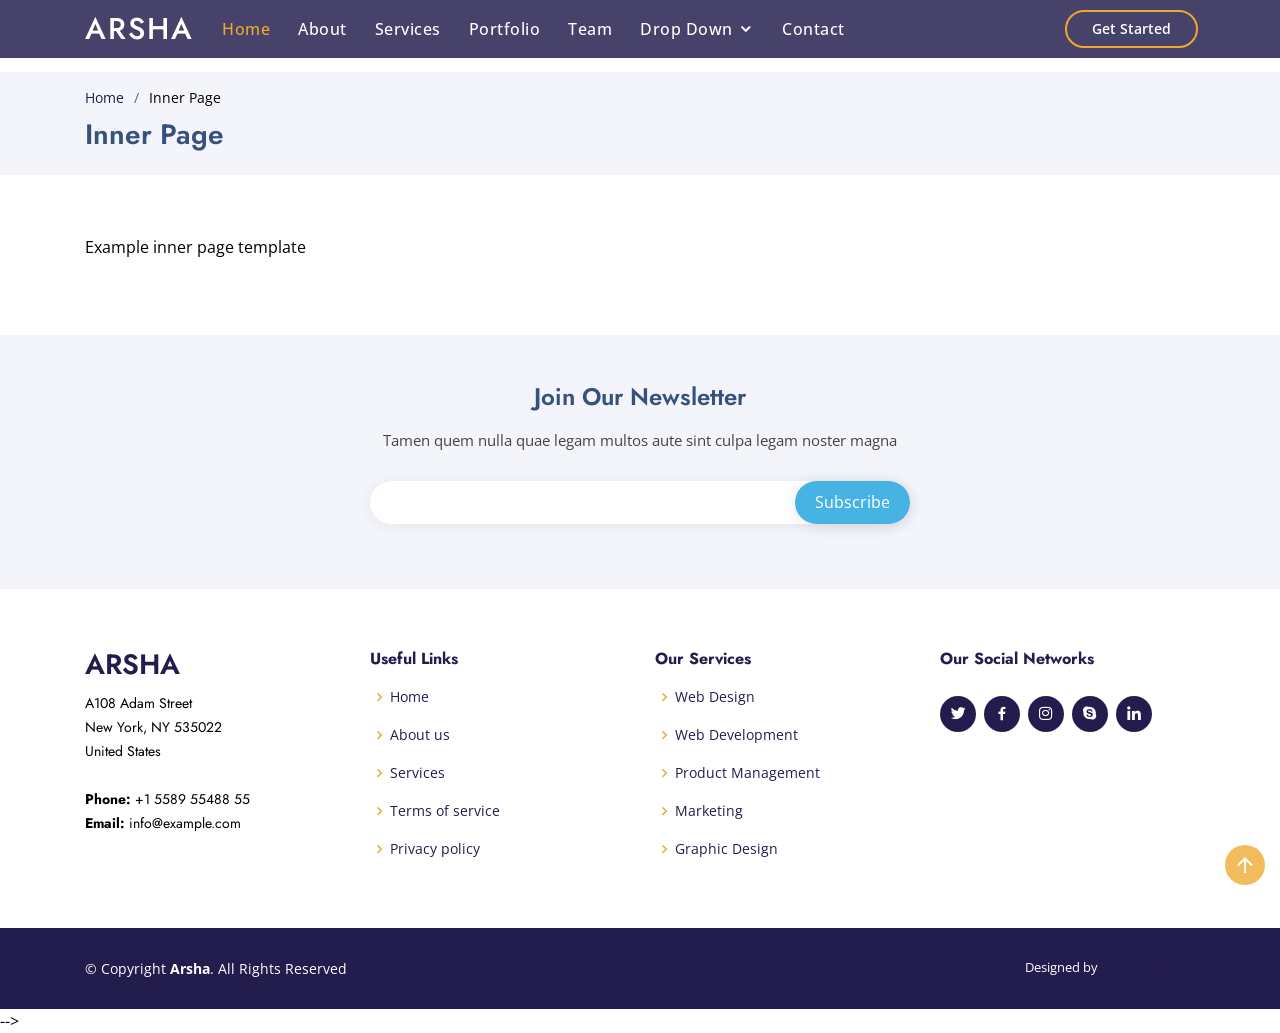
<file: inner-page.html>
<!-- <!DOCTYPE html>
<html lang="en">

<head>
  <meta charset="utf-8">
  <meta content="width=device-width, initial-scale=1.0" name="viewport">

  <title>Inner Page - Arsha Bootstrap Template</title>
  <meta content="" name="description">
  <meta content="" name="keywords">

  <!-- Favicons -->
  <link href="assets/img/favicon.png" rel="icon">
  <link href="assets/img/apple-touch-icon.png" rel="apple-touch-icon">

  <!-- Google Fonts -->
  <link href="https://fonts.googleapis.com/css?family=Open+Sans:300,300i,400,400i,600,600i,700,700i|Jost:300,300i,400,400i,500,500i,600,600i,700,700i|Poppins:300,300i,400,400i,500,500i,600,600i,700,700i" rel="stylesheet">

  <!-- Vendor CSS Files -->
  <link href="assets/vendor/bootstrap/css/bootstrap.min.css" rel="stylesheet">
  <link href="assets/vendor/icofont/icofont.min.css" rel="stylesheet">
  <link href="assets/vendor/boxicons/css/boxicons.min.css" rel="stylesheet">
  <link href="assets/vendor/remixicon/remixicon.css" rel="stylesheet">
  <link href="assets/vendor/venobox/venobox.css" rel="stylesheet">
  <link href="assets/vendor/owl.carousel/assets/owl.carousel.min.css" rel="stylesheet">
  <link href="assets/vendor/aos/aos.css" rel="stylesheet">

  <!-- Template Main CSS File -->
  <link href="assets/css/style.css" rel="stylesheet">

  <!-- =======================================================
  * Template Name: Arsha - v2.3.1
  * Template URL: https://bootstrapmade.com/arsha-free-bootstrap-html-template-corporate/
  * Author: BootstrapMade.com
  * License: https://bootstrapmade.com/license/
  ======================================================== -->
</head>

<body>

  <!-- ======= Header ======= -->
  <header id="header" class="fixed-top header-inner-pages">
    <div class="container d-flex align-items-center">

      <h1 class="logo mr-auto"><a href="index.html">Arsha</a></h1>
      <!-- Uncomment below if you prefer to use an image logo -->
      <!-- <a href="index.html" class="logo mr-auto"><img src="assets/img/logo.png" alt="" class="img-fluid"></a>-->

      <nav class="nav-menu d-none d-lg-block">
        <ul>
          <li><a href="index.html">Home</a></li>
          <li><a href="#about">About</a></li>
          <li><a href="#services">Services</a></li>
          <li><a href="#portfolio">Portfolio</a></li>
          <li><a href="#team">Team</a></li>
          <li class="drop-down"><a href="">Drop Down</a>
            <ul>
              <li><a href="#">Drop Down 1</a></li>
              <li class="drop-down"><a href="#">Deep Drop Down</a>
                <ul>
                  <li><a href="#">Deep Drop Down 1</a></li>
                  <li><a href="#">Deep Drop Down 2</a></li>
                  <li><a href="#">Deep Drop Down 3</a></li>
                  <li><a href="#">Deep Drop Down 4</a></li>
                  <li><a href="#">Deep Drop Down 5</a></li>
                </ul>
              </li>
              <li><a href="#">Drop Down 2</a></li>
              <li><a href="#">Drop Down 3</a></li>
              <li><a href="#">Drop Down 4</a></li>
            </ul>
          </li>
          <li><a href="#contact">Contact</a></li>

        </ul>
      </nav><!-- .nav-menu -->

      <a href="#about" class="get-started-btn scrollto">Get Started</a>

    </div>
  </header><!-- End Header -->

  <main id="main">

    <!-- ======= Breadcrumbs ======= -->
    <section id="breadcrumbs" class="breadcrumbs">
      <div class="container">

        <ol>
          <li><a href="index.html">Home</a></li>
          <li>Inner Page</li>
        </ol>
        <h2>Inner Page</h2>

      </div>
    </section><!-- End Breadcrumbs -->

    <section class="inner-page">
      <div class="container">
        <p>
          Example inner page template
        </p>
      </div>
    </section>

  </main><!-- End #main -->

  <!-- ======= Footer ======= -->
  <footer id="footer">

    <div class="footer-newsletter">
      <div class="container">
        <div class="row justify-content-center">
          <div class="col-lg-6">
            <h4>Join Our Newsletter</h4>
            <p>Tamen quem nulla quae legam multos aute sint culpa legam noster magna</p>
            <form action="" method="post">
              <input type="email" name="email"><input type="submit" value="Subscribe">
            </form>
          </div>
        </div>
      </div>
    </div>

    <div class="footer-top">
      <div class="container">
        <div class="row">

          <div class="col-lg-3 col-md-6 footer-contact">
            <h3>Arsha</h3>
            <p>
              A108 Adam Street <br>
              New York, NY 535022<br>
              United States <br><br>
              <strong>Phone:</strong> +1 5589 55488 55<br>
              <strong>Email:</strong> info@example.com<br>
            </p>
          </div>

          <div class="col-lg-3 col-md-6 footer-links">
            <h4>Useful Links</h4>
            <ul>
              <li><i class="bx bx-chevron-right"></i> <a href="#">Home</a></li>
              <li><i class="bx bx-chevron-right"></i> <a href="#">About us</a></li>
              <li><i class="bx bx-chevron-right"></i> <a href="#">Services</a></li>
              <li><i class="bx bx-chevron-right"></i> <a href="#">Terms of service</a></li>
              <li><i class="bx bx-chevron-right"></i> <a href="#">Privacy policy</a></li>
            </ul>
          </div>

          <div class="col-lg-3 col-md-6 footer-links">
            <h4>Our Services</h4>
            <ul>
              <li><i class="bx bx-chevron-right"></i> <a href="#">Web Design</a></li>
              <li><i class="bx bx-chevron-right"></i> <a href="#">Web Development</a></li>
              <li><i class="bx bx-chevron-right"></i> <a href="#">Product Management</a></li>
              <li><i class="bx bx-chevron-right"></i> <a href="#">Marketing</a></li>
              <li><i class="bx bx-chevron-right"></i> <a href="#">Graphic Design</a></li>
            </ul>
          </div>

          <div class="col-lg-3 col-md-6 footer-links">
            <h4>Our Social Networks</h4>
            <p></p>
            <div class="social-links mt-3">
              <a href="#" class="twitter"><i class="bx bxl-twitter"></i></a>
              <a href="#" class="facebook"><i class="bx bxl-facebook"></i></a>
              <a href="#" class="instagram"><i class="bx bxl-instagram"></i></a>
              <a href="#" class="google-plus"><i class="bx bxl-skype"></i></a>
              <a href="#" class="linkedin"><i class="bx bxl-linkedin"></i></a>
            </div>
          </div>

        </div>
      </div>
    </div>

    <div class="container footer-bottom clearfix">
      <div class="copyright">
        &copy; Copyright <strong><span>Arsha</span></strong>. All Rights Reserved
      </div>
      <div class="credits">
        <!-- All the links in the footer should remain intact. -->
        <!-- You can delete the links only if you purchased the pro version. -->
        <!-- Licensing information: https://bootstrapmade.com/license/ -->
        <!-- Purchase the pro version with working PHP/AJAX contact form: https://bootstrapmade.com/arsha-free-bootstrap-html-template-corporate/ -->
        Designed by <a href="https://bootstrapmade.com/">BootstrapMade</a>
      </div>
    </div>
  </footer><!-- End Footer -->

  <a href="#" class="back-to-top"><i class="ri-arrow-up-line"></i></a>
  <div id="preloader"></div>

  <!-- Vendor JS Files -->
  <script src="assets/vendor/jquery/jquery.min.js"></script>
  <script src="assets/vendor/bootstrap/js/bootstrap.bundle.min.js"></script>
  <script src="assets/vendor/jquery.easing/jquery.easing.min.js"></script>
  <script src="assets/vendor/php-email-form/validate.js"></script>
  <script src="assets/vendor/waypoints/jquery.waypoints.min.js"></script>
  <script src="assets/vendor/isotope-layout/isotope.pkgd.min.js"></script>
  <script src="assets/vendor/venobox/venobox.min.js"></script>
  <script src="assets/vendor/owl.carousel/owl.carousel.min.js"></script>
  <script src="assets/vendor/aos/aos.js"></script>

  <!-- Template Main JS File -->
  <script src="assets/js/main.js"></script>

</body>

</html> -->
</file>
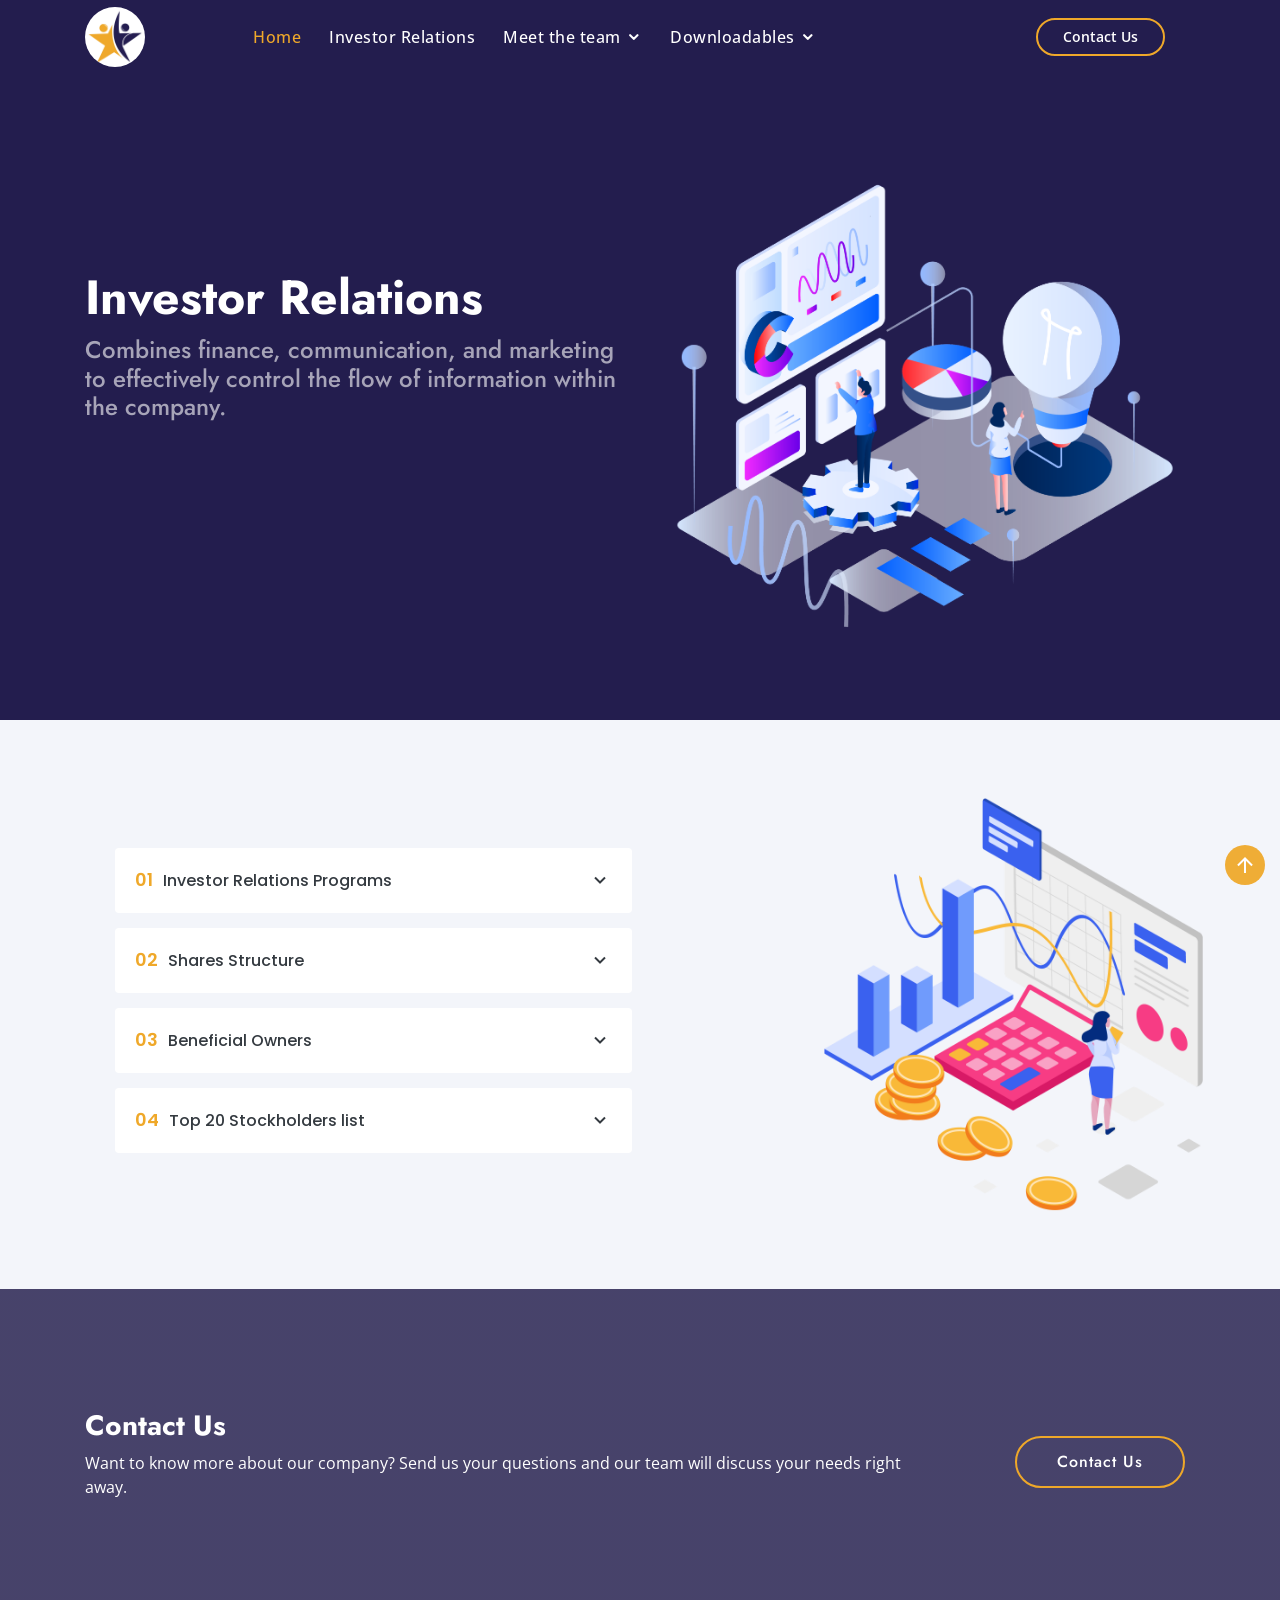
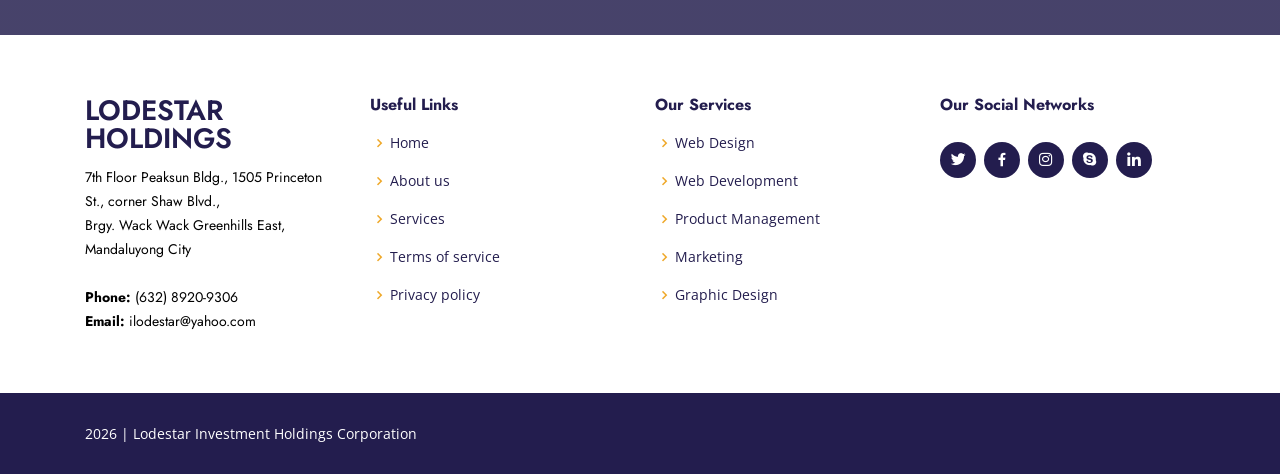
<file: investor-relations.html>
<!DOCTYPE html>
<html lang="en">

<head>
  <meta charset="utf-8">
  <meta content="width=device-width, initial-scale=1.0" name="viewport">

  <title>LODESTAR HOLDINGS- Index</title>
  <meta content="" name="description">
  <meta content="" name="keywords">

  <!-- Favicons -->
  <link href="assets/img/favicon.png" rel="icon">
  <link href="assets/img/apple-touch-icon.png" rel="apple-touch-icon">

  <!-- Google Fonts -->
  <link href="https://fonts.googleapis.com/css?family=Open+Sans:300,300i,400,400i,600,600i,700,700i|Jost:300,300i,400,400i,500,500i,600,600i,700,700i|Poppins:300,300i,400,400i,500,500i,600,600i,700,700i" rel="stylesheet">

  <!-- Vendor CSS Files -->
  <link href="assets/vendor/bootstrap/css/bootstrap.min.css" rel="stylesheet">
  <link href="assets/vendor/icofont/icofont.min.css" rel="stylesheet">
  <link href="assets/vendor/boxicons/css/boxicons.min.css" rel="stylesheet">
  <link href="assets/vendor/remixicon/remixicon.css" rel="stylesheet">
  <link href="assets/vendor/venobox/venobox.css" rel="stylesheet">
  <link href="assets/vendor/owl.carousel/assets/owl.carousel.min.css" rel="stylesheet">
  <link href="assets/vendor/aos/aos.css" rel="stylesheet">

  <!-- Template Main CSS File -->
  <link href="assets/css/style.css" rel="stylesheet">

  <!-- =======================================================
  * Template Name: Arsha - v2.3.1
  * Template URL: https://bootstrapmade.com/arsha-free-bootstrap-html-template-corporate/
  * Author: BootstrapMade.com
  * License: https://bootstrapmade.com/license/
  ======================================================== -->
</head>

<body>

  <!-- ======= Header ======= -->
  <header id="header" class="fixed-top ">
    <div class="container d-flex align-items-center">

      <a href="index.html" class="logo mr-auto"><img src="assets/img/logo3.jpg" alt="" class="img-fluid"></a>

      <nav class="nav-menu d-none d-lg-flex">
        <ul>
          <li><a href="index.html">Home</a></li>
          <li class="active"><a href="investor-relations.html">Investor Relations</a></li>

          <li class="drop-down"><a href="regular.html">Meet the team</a>
            <ul>
              <li class="drop-down"><a href="regular.html">Board of Directors</a>
                <ul>
                  <li><a href="regular.html">Regular Directors</a></li>
                  <li><a href="independent.html">Independent Directors</a></li>
                </ul>
              </li>
              <li><a href="executive.html">Executive Officers</a></li>
            </ul>
          </li>

          

          <li class="drop-down"><a href="corpgov.html">Downloadables</a>
            <ul>
              <li class="drop-down"><a href="corpgov.html">Corporate Governance</a>
                <ul>
                  <li><a href="corpgov.html#mnl">MANUAL ON CORPORATE GOVERNANCE</a></li>
                  <li><a href="corpgov.html#cbe">CODE OF BUSINESS CONDUCT AND ETHICS</a></li>
                  <li><a href="corpgov.html#cgr">ANNUAL CORPORATE GOVERNANCE REPORT</a></li>
                  <li><a href="corpgov.html#bc">BOARD COMMITTEES</a></li>
                  <li><a href="corpgov.html#csr">CORPORATE SOCIAL RESPONSIBILITY</a></li>
                  <li><a href="corpgov.html#ern">ENTERPRISE RISK MANAGEMENT</a></li>
                  <li><a href="corpgov.html#cp">COMPANY POLICIES</a></li>
                </ul>
              </li>
              <li class="drop-down"><a href="compdisc.html">Company Disclosures</a>
                <ul>
                  <li><a href="compdisc.html#sf">SEC FILINGS</a></li>
                  <li><a href="compdisc.html#assm">NOTICE OF ANNUAL OR SPECIAL STOCKHOLDER'S MEETING</a></li>
                  <li><a href="compdisc.html#ssm">MINUTES OF ALL GENERAL OR SPECIAL STOCKHOLDERS'S MEETINGS </a></li>
                </ul>
              </li>
              <li><a href="others.html">Others</a></li>
            </ul>
          </li>
          
        </ul>
      </nav>
      <!-- .nav-menu -->

      <a href="index.html#contact" class="get-started-btn scrollto">Contact Us</a>

    </div>
  </header><!-- End Header -->

  <!-- ======= Hero Section ======= -->
  <section id="hero" class="d-flex align-items-center">

    <div class="container">
      <div class="row">
        <div class="col-lg-6 d-flex flex-column justify-content-center pt-4 pt-lg-0 order-2 order-lg-1" data-aos="fade-up" data-aos-delay="200">
          <h1>Investor Relations</h1>
          <h2>Combines finance, communication, and marketing to effectively control the flow of information within the company.</h2>
          <h2></h2>

        </div>
        <div class="col-lg-6 order-1 order-lg-2 hero-img" data-aos="zoom-in" data-aos-delay="200">
          <img src="assets/img/first.png" class="img-fluid animated" alt="">
        </div>
      </div>
    </div>

  </section><!-- End Hero -->

  <main id="main">

   

    


    <!-- ======= OUR COMPANY Section ======= -->
    <section id="why-us" class="why-us section-bg">
      <div class="container-fluid" data-aos="fade-up">

        <div class="row">

          <div class="col-lg-7 d-flex flex-column justify-content-center align-items-stretch  order-2 order-lg-1">

            <div class="content">
              <h3><strong></strong></h3>
             
            </div>

            <div class="accordion-list">
              <ul>
                <li>
                  <a id="sf" data-toggle="collapse"  href="#accordion-list-1" class="collapsed"><span>01</span>Investor Relations Programs
                    
                    <i class="bx bx-chevron-down icon-show"></i><i class="bx bx-chevron-up icon-close"></i></a>


                  <div id="accordion-list-1" class="collapse" data-parent=".accordion-list">
                    <p>
                        Stock and Transfer Agent : BDO Unibank Inc. – Trust and Investments Group
                        15/F South Tower, BDO Corporate Center
                        7899 Makati Ave., Makati City 0726
                    </p>



                    <div class="container ">
                      <div class="row scrolling-wrapper">
                        <div class="col-xl">
                          <p>
                            <strong>Contact Person:</strong>&nbsp;&nbsp;&nbsp;Mr. Oliver L. Galvez</br>
                            <strong>Position:</strong>&nbsp;&nbsp;&nbsp;&nbsp;&nbsp;&nbsp;&nbsp;&nbsp;&nbsp;&nbsp;&nbsp;&nbsp;&nbsp;&nbsp;&nbsp;&nbsp;&nbsp;Assistant Vice President</br>
                            <strong>Contact Nos.:</strong>&nbsp;&nbsp;&nbsp;&nbsp;&nbsp;&nbsp;&nbsp;&nbsp;+(632)8878-4056</br>
                            <strong>Fax:</strong>&nbsp;&nbsp;&nbsp;&nbsp;&nbsp;&nbsp;&nbsp;&nbsp;&nbsp;&nbsp;&nbsp;&nbsp;&nbsp;&nbsp;&nbsp;&nbsp;&nbsp;&nbsp;&nbsp;&nbsp;&nbsp;&nbsp;&nbsp;&nbsp;&nbsp;&nbsp;+(632)8878-4056</br>
                            <strong>Email:</strong>&nbsp;&nbsp;&nbsp;&nbsp;&nbsp;&nbsp;&nbsp;&nbsp;&nbsp;&nbsp;&nbsp;&nbsp;&nbsp;&nbsp;&nbsp;&nbsp;&nbsp;&nbsp;&nbsp;&nbsp;&nbsp;&nbsp;bdo-stock-transfer@bdo.com.ph</br>
                          </p>
                        
                        </div>
                      </div>
                    </div>

                
                  </div>
                </li>

                <li>
                  <a id="assm" data-toggle="collapse" href="#accordion-list-2" class="collapsed"><span>02</span>Shares Structure<i class="bx bx-chevron-down icon-show"></i><i class="bx bx-chevron-up icon-close"></i></a>
                  
                  <div id="accordion-list-2" class="collapse" data-parent=".accordion-list">
                    <div class="container-fluid text-center table-responsive scrollme" ><br/>
                        <table class="table table-hover table-bordered w-auto small container-fluid text-center" >
                            <thead class="tb text-light" >
                            <tr>
                                <th></th>
                                <th>Number of Shares</th>
                                <th>Amount</th>
                            </tr>
                            </thead>
                            <tbody>
                            <tr>
                                <td>Authorized Capital Stock</td>
                                <td>3,000,000,000</td>
                                <td>₱300,000,000.00</td>
                            </tr>
                            <tr>
                                <td>Issued and Outstanding Capital Stock</td>
                                <td>3,000,000,000</td>
                                <td>₱300,000,000.00</td>
                            </tr>
                            <tr>
                                <td>Par Value</td>
                                <td>₱0.10</td>
                                <td></td>
                            </tr>
                            </tbody>
                        </table>
                        <p>The shares of Lodestar Investment Holdings Corporation are listed and traded in the Philippine Stock Exchange under the stock symbol LIHC.
                        </p>
                        </div> 
                
                  </div>
                </li>

                <li>
                  <a id="ssm" data-toggle="collapse" href="#accordion-list-3" class="collapsed"><span>03</span>Beneficial Owners<i class="bx bx-chevron-down icon-show"></i><i class="bx bx-chevron-up icon-close"></i></a>
               
                    <div id="accordion-list-3" class="collapse" data-parent=".accordion-list">
                        <div class="container-fluid text-center table-responsive scrollme">
                          <br></br>
                            <table class="table table-hover table-bordered w-auto small container-fluid text-center" >
                                <thead class="tb text-light">
                                <tr>
                                    <th>Shareholder</th>
                                    <th>Name of Beneficial Owner</th>
                                    <th>Citizenship</th>
                                    <th>Number of Shares Held</th>
                                    <th>Percent of Class</th>
                                </tr>
                                </thead>
                                <tbody>
                                <tr>
                                    <td>Socorro P. Lim</td>
                                    <td></td>
                                    <td>Filipino</td>
                                    <td>2,000,000,000</td>
                                    <td>66.67%</td>
                                </tr>
                                <tr>
                                    <td>PCD Nominee Corporation</td>
                                    <td>AP Securities Incorporated 276,504,000 (9.22%)</td>
                                    <td>Filipino</td>
                                    <td>630,569,429	</td>
                                    <td>21.019%</td>
                                </tr>
                                <tr>
                                    <td>Nathaniel C. Go</td>
                                    <td></td>
                                    <td>Filipino</td>
                                    <td>260,000,000</td>
                                    <td>8.667 %</td>
                                </tr>
                                </tbody>
                            </table>
                            </div> 

                  </div>
                </li>


                <li>
                    <a id="ssm" data-toggle="collapse" href="#accordion-list-4" class="collapsed"><span>04</span>Top 20 Stockholders list <i class="bx bx-chevron-down icon-show"></i><i class="bx bx-chevron-up icon-close"></i></a>
                 
                      <div id="accordion-list-4" class="collapse" data-parent=".accordion-list">
                        <div class="container-fluid text-center table-responsive scrollme">
                          <br></br>
                            <table class="table table-hover table-bordered w-auto small container-fluid text-center" >
                                <thead class="tb text-light">
                                <tr>
                                    <th> </th>
                                    <th>Stockholder</th>
                                    <th>Number of Shares</th>
                                    <th>% of Issued Shares</th>
                                </tr>
                                </thead>
                                <tbody>
                                <tr>
                                    <td>1</td>
                                    <td>SOCORRO P. LIM</td>
                                    <td>2,000,000,000</td>
                                    <td>66.67</td>
                                </tr>
                                <tr>
                                    <td>2</td>
                                    <td>PCD NOMINEE CORPORATION - FILIPINO</td>
                                    <td>630,569,429</td>
                                    <td>21.019</td>
                                </tr>
                                <tr>
                                    <td>3</td>
                                    <td>NATHANIEL C. GO</td>
                                    <td>260,000,000</td>
                                    <td>8.667</td>
                                </tr>
                                <tr>
                                    <td>4</td>
                                    <td>RENATO L. REYES</td>
                                    <td>2,000,000</td>
                                    <td>2.40</td>
                                </tr>
                                <tr>
                                    <td>5</td>
                                    <td>RAMON L. ABAD JR.</td>
                                    <td>28,000,000</td>
                                    <td>0.933</td>
                                </tr>
                                <tr>
                                    <td>6</td>
                                    <td>PCD NOMINEE CORPORATION - NON FILIPINO</td>
                                    <td>1,912,001</td>
                                    <td>0.064</td>
                                </tr>
                                <tr>
                                    <td>7</td>
                                    <td>JONES R. CASTRO</td>
                                    <td>1,700,000</td>
                                    <td>0.05</td>
                                </tr>
                                <tr>
                                    <td>8</td>
                                    <td>RENATO LUMAGUE</td>
                                    <td>600,000</td>
                                    <td>0.017</td>
                                </tr>
                                <tr>
                                    <td>9</td>
                                    <td>JOAQUIN CORPUS</td>
                                    <td>500,000</td>
                                    <td>0.017</td>
                                </tr>
                                <tr>
                                    <td>10</td>
                                    <td>JOEL S. DIAZ</td>
                                    <td>500,000	</td>
                                    <td>0.017</td>
                                </tr>
                                <tr>
                                    <td>11</td>
                                    <td>WILLIAM T. ENRILE &/OR WILLIAM R. ENRILE II &/OR NELLY R. ENRILE</td>
                                    <td>500,000	</td>
                                    <td>0.013</td>
                                </tr>
                                <tr>
                                    <td>12</td>
                                    <td>ROSS W. GARLING</td>
                                    <td>400,000</td>
                                    <td>0.10</td>
                                </tr>
                                <tr>
                                    <td>13</td>
                                    <td>JOSE DE PERALTA</td>
                                    <td>300,000</td>
                                    <td>0.10</td>
                                </tr>
                                <tr>
                                    <td>14</td>
                                    <td>JOVENAL GONZALES</td>
                                    <td>300,000</td>
                                    <td>0.10</td>
                                </tr>
                                <tr>
                                    <td>15</td>
                                    <td>JOHN T. MESINA</td>
                                    <td>300,000</td>
                                    <td>0.10</td>
                                </tr>
                                <tr>
                                    <td>16</td>
                                    <td>CESAR HABLERO</td>
                                    <td>160,000</td>
                                    <td>0.005</td>
                                </tr>
                                <tr>
                                    <td>17</td>
                                    <td>WILLIAM STONE</td>
                                    <td>100,010</td>
                                    <td>0.003</td>
                                </tr>
                                <tr>
                                    <td>18</td>
                                    <td>REUBEN L. ALDERSON</td>
                                    <td>100,000</td>
                                    <td>0.003</td>
                                </tr>
                                <tr>
                                    <td>19</td>
                                    <td>AROROY MUNICIPAL COUNCIL EDUCATIONAL FUND</td>
                                    <td>100,000</td>
                                    <td>0.003</td>
                                </tr>
                                <tr>
                                    <td>20</td>
                                    <td>UGUSTO BAUTISTA</td>
                                    <td>100,000</td>
                                    <td>0.003</td>
                                </tr>
                                </tbody>
                            </table>
                            </div> 
  
                    </div>
                  </li>

              </ul>
            </div>

          </div>

          <div class="col-lg-5 align-items-stretch order-1 order-lg-2 img" style='background-image: url("assets/img/second.png");' data-aos="zoom-in" data-aos-delay="150">&nbsp;</div>
        </div>

      </div>
    </section><!-- End Why Us Section -->
    <section id="cta" class="cta">
      <div class="container" data-aos="zoom-in">

        <div class="row">
          <div class="col-lg-9 text-center text-lg-left">
            <h3>Contact Us</h3>
            <p>Want to know more about our company? Send us your questions and our team will discuss your needs right away. </p>
          </div>
          <div class="col-lg-3 cta-btn-container text-center">
            <a class="cta-btn align-middle scrollto" href="index.html#contact">Contact Us</a>
          </div>
        </div>

      </div>
    </section><!-- End Cta Section -->

  

  </main><!-- End #main -->

  <!-- ======= Footer ======= -->
  <footer id="footer">

    

    <div class="footer-top">
      <div class="container">
        <div class="row">

          <div class="col-lg-3 col-md-6 footer-contact">
            <h3>Lodestar Holdings</h3>
            <p>
              
              7th Floor Peaksun Bldg., 1505 Princeton St., corner Shaw Blvd., <br>
              Brgy. Wack Wack Greenhills East,<br>
              Mandaluyong City <br><br>
              <strong>Phone:</strong> (632) 8920-9306<br>
              <strong>Email:</strong> ilodestar@yahoo.com<br>
            </p>
          </div>

          <div class="col-lg-3 col-md-6 footer-links">
            <h4>Useful Links</h4>
            <ul>
              <li><i class="bx bx-chevron-right"></i> <a href="#">Home</a></li>
              <li><i class="bx bx-chevron-right"></i> <a href="#about">About us</a></li>
              <li><i class="bx bx-chevron-right"></i> <a href="#services">Services</a></li>
              <li><i class="bx bx-chevron-right"></i> <a href="#">Terms of service</a></li>
              <li><i class="bx bx-chevron-right"></i> <a href="#">Privacy policy</a></li>
            </ul>
          </div>

          <div class="col-lg-3 col-md-6 footer-links">
            <h4>Our Services</h4>
            <ul>
              <li><i class="bx bx-chevron-right"></i> <a href="#">Web Design</a></li>
              <li><i class="bx bx-chevron-right"></i> <a href="#">Web Development</a></li>
              <li><i class="bx bx-chevron-right"></i> <a href="#">Product Management</a></li>
              <li><i class="bx bx-chevron-right"></i> <a href="#">Marketing</a></li>
              <li><i class="bx bx-chevron-right"></i> <a href="#">Graphic Design</a></li>
            </ul>
          </div>

          <div class="col-lg-3 col-md-6 footer-links">
            <h4>Our Social Networks</h4>
            <p></p>
            <div class="social-links mt-3">
              <a href="#" class="twitter"><i class="bx bxl-twitter"></i></a>
              <a href="#" class="facebook"><i class="bx bxl-facebook"></i></a>
              <a href="#" class="instagram"><i class="bx bxl-instagram"></i></a>
              <a href="#" class="google-plus"><i class="bx bxl-skype"></i></a>
              <a href="#" class="linkedin"><i class="bx bxl-linkedin"></i></a>
            </div>
          </div>

        </div>
      </div>
    </div>

    <div class="container footer-bottom clearfix">
      <div class="copyright">
        <script type="text/javascript">var year = new Date();document.write(year.getFullYear()); </script>
        <a>| Lodestar Investment Holdings Corporation </a>
      </div>
    </div>
  </footer><!-- End Footer -->

  <a href="#" class="back-to-top"><i class="ri-arrow-up-line"></i></a>
  <div id="preloader"></div>

  <!-- Vendor JS Files -->
  <script src="assets/vendor/jquery/jquery.min.js"></script>
  <script src="assets/vendor/bootstrap/js/bootstrap.bundle.min.js"></script>
  <script src="assets/vendor/jquery.easing/jquery.easing.min.js"></script>
  <script src="assets/vendor/php-email-form/validate.js"></script>
  <script src="assets/vendor/waypoints/jquery.waypoints.min.js"></script>
  <script src="assets/vendor/isotope-layout/isotope.pkgd.min.js"></script>
  <script src="assets/vendor/venobox/venobox.min.js"></script>
  <script src="assets/vendor/owl.carousel/owl.carousel.min.js"></script>
  <script src="assets/vendor/aos/aos.js"></script>

  <!-- Template Main JS File -->
  <script src="assets/js/main.js"></script>

</body>

</html>
</file>
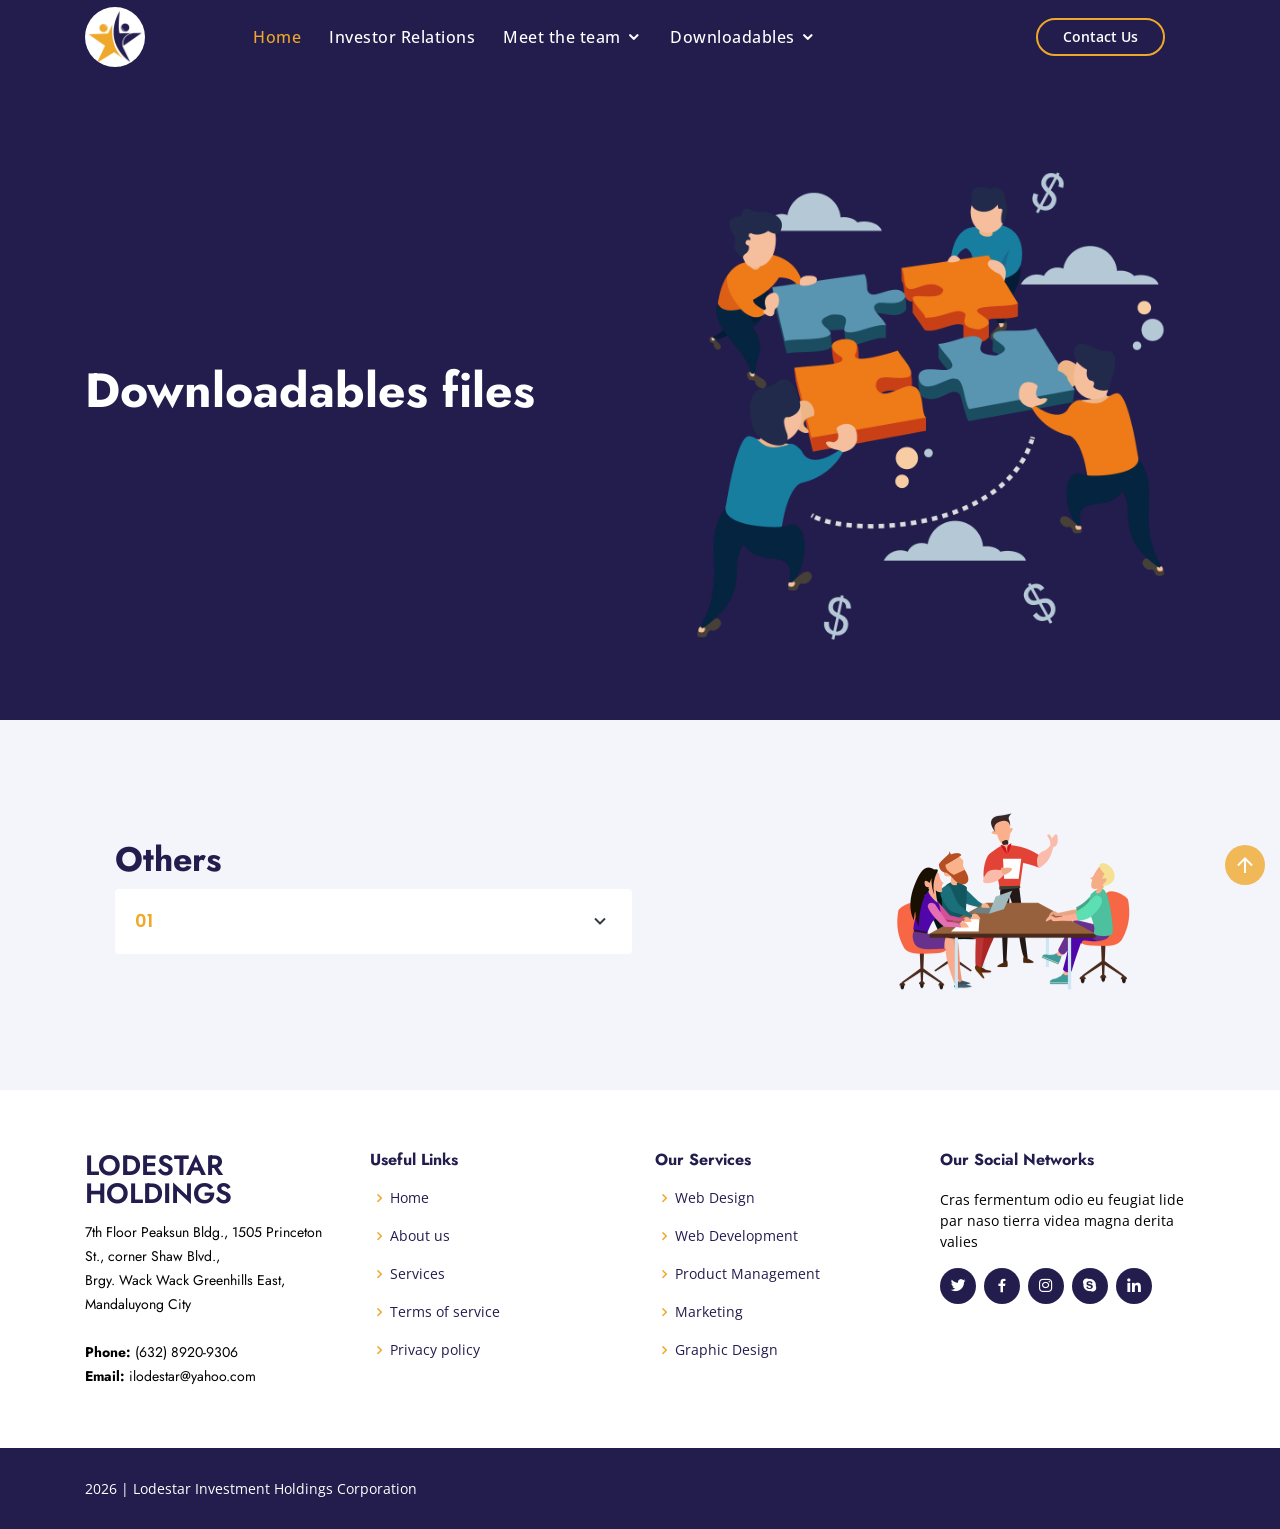
<file: others.html>
<!DOCTYPE html>
<html lang="en">

<head>
  <meta charset="utf-8">
  <meta content="width=device-width, initial-scale=1.0" name="viewport">

  <title>LODESTAR HOLDINGS- Index</title>
  <meta content="" name="description">
  <meta content="" name="keywords">

  <!-- Favicons -->
  <link href="assets/img/favicon.png" rel="icon">
  <link href="assets/img/apple-touch-icon.png" rel="apple-touch-icon">

  <!-- Google Fonts -->
  <link href="https://fonts.googleapis.com/css?family=Open+Sans:300,300i,400,400i,600,600i,700,700i|Jost:300,300i,400,400i,500,500i,600,600i,700,700i|Poppins:300,300i,400,400i,500,500i,600,600i,700,700i" rel="stylesheet">

  <!-- Vendor CSS Files -->
  <link href="assets/vendor/bootstrap/css/bootstrap.min.css" rel="stylesheet">
  <link href="assets/vendor/icofont/icofont.min.css" rel="stylesheet">
  <link href="assets/vendor/boxicons/css/boxicons.min.css" rel="stylesheet">
  <link href="assets/vendor/remixicon/remixicon.css" rel="stylesheet">
  <link href="assets/vendor/venobox/venobox.css" rel="stylesheet">
  <link href="assets/vendor/owl.carousel/assets/owl.carousel.min.css" rel="stylesheet">
  <link href="assets/vendor/aos/aos.css" rel="stylesheet">

  <!-- Template Main CSS File -->
  <link href="assets/css/style.css" rel="stylesheet">

  <!-- =======================================================
  * Template Name: Arsha - v2.3.1
  * Template URL: https://bootstrapmade.com/arsha-free-bootstrap-html-template-corporate/
  * Author: BootstrapMade.com
  * License: https://bootstrapmade.com/license/
  ======================================================== -->
</head>

<body>

  <header id="header" class="fixed-top ">
    <div class="container d-flex align-items-center">

      <a href="index.html" class="logo mr-auto"><img src="assets/img/logo3.jpg" alt="" class="img-fluid"></a>

      <nav class="nav-menu d-none d-lg-flex">
        <ul>
          <li><a href="index.html">Home</a></li>
          <li><a href="investor-relations.html">Investor Relations</a></li>

          <li class="drop-down"><a href="regular.html">Meet the team</a>
            <ul>
              <li class="drop-down"><a href="regular.html">Board of Directors</a>
                <ul>
                  <li><a href="regular.html">Regular Directors</a></li>
                  <li><a href="independent.html">Independent Directors</a></li>
                </ul>
              </li>
              <li><a href="executive.html">Executive Officers</a></li>
            </ul>
          </li>

          

          <li class="drop-down active"><a href="corpgov.html">Downloadables</a>
            <ul>
              <li class="drop-down"><a href="corpgov.html">Corporate Governance</a>
                <ul>
                  <li><a href="corpgov.html#mnl">MANUAL ON CORPORATE GOVERNANCE</a></li>
                  <li><a href="corpgov.html#cbe">CODE OF BUSINESS CONDUCT AND ETHICS</a></li>
                  <li><a href="corpgov.html#cgr">ANNUAL CORPORATE GOVERNANCE REPORT</a></li>
                  <li><a href="corpgov.html#bc">BOARD COMMITTEES</a></li>
                  <li><a href="corpgov.html#csr">CORPORATE SOCIAL RESPONSIBILITY</a></li>
                  <li><a href="corpgov.html#ern">ENTERPRISE RISK MANAGEMENT</a></li>
                  <li><a href="corpgov.html#cp">COMPANY POLICIES</a></li>
                </ul>
              </li>
              <li class="drop-down"><a href="compdisc.html">Company Disclosures</a>
                <ul>
                  <li><a href="compdisc.html#sf">SEC FILINGS</a></li>
                  <li><a href="compdisc.html#assm">NOTICE OF ANNUAL OR SPECIAL STOCKHOLDER'S MEETING</a></li>
                  <li><a href="compdisc.html#ssm">MINUTES OF ALL GENERAL OR SPECIAL STOCKHOLDERS'S MEETINGS </a></li>
                </ul>
              </li>
              <li class="active"><a href="others.html">Others</a></li>
            </ul>
          </li>
          
        </ul>
      </nav><!-- .nav-menu -->

      <a href="index.html#contact" class="get-started-btn scrollto">Contact Us</a>

    </div>
  </header><!-- End Header -->

  <!-- ======= Hero Section ======= -->
  <section id="hero" class="d-flex align-items-center">

    <div class="container">
      <div class="row">
        <div class="col-lg-6 d-flex flex-column justify-content-center pt-4 pt-lg-0 order-2 order-lg-1" data-aos="fade-up" data-aos-delay="200">
          <h1>Downloadables files</h1>
        
         
        </div>
        <div class="col-lg-6 order-1 order-lg-2 hero-img" data-aos="zoom-in" data-aos-delay="200">
          <img src="assets/img/build.png" class="img-fluid animated" alt="">
        </div>
      </div>
    </div>

  </section><!-- End Hero -->

  <main id="main">

   

    


    <!-- ======= OUR COMPANY Section ======= -->
    <section id="why-us" class="why-us section-bg">
      <div class="container-fluid" data-aos="fade-up">

        <div class="row">

          <div class="col-lg-7 d-flex flex-column justify-content-center align-items-stretch  order-2 order-lg-1">

            <div class="content">
              <h3><strong>Others</strong></h3>
             
            </div>

            <div class="accordion-list">
              <ul>
                <li>
                  <a data-toggle="collapse"  href="#accordion-list-1" class="collapsed"><span>01</span>  <i class="bx bx-chevron-down icon-show"></i><i class="bx bx-chevron-up icon-close"></i></a>
                  <div id="accordion-list-1" class="collapse" data-parent=".accordion-list"></br>
                    <a href="#" class="decor" ><p>2020 LIHC Top 100 Stockholders Report 3rd Qtr as of 09.30.2020</a>
                    <a href="#" class="decor" ><p>2020 LIHC Top 100 Stockholders Report 2nd Qtr as of 06.30.2020</a>
                    <a href="#" class="decor" ><p>2020 LIHC Top 100 Stockholders Report 1st Qtr as_of_03_31_2020</a>
                    <a href="#" class="decor" ><p>2020 LIHC Public Ownership Report 3rd Qtr as of 09.30.2020</a>
                    <a href="#" class="decor" ><p>2020 LIHC Public Ownership Report 2nd Qtr as of 06.30.2020</a>
                    <a href="#" class="decor" ><p>2020 LIHC Public Ownership Report 1st Qtr</a>
                
                  </div>
                </li>

              </ul>
            </div>

          </div>

          <div class="col-lg-5 align-items-stretch order-1 order-lg-2 img" style='background-image: url("assets/img/meeting.png");' data-aos="zoom-in" data-aos-delay="150">&nbsp;</div>
        </div>

      </div>
    </section><!-- End Why Us Section -->

  

  </main><!-- End #main -->

  <!-- ======= Footer ======= -->
  <footer id="footer">

    

    <div class="footer-top">
      <div class="container">
        <div class="row">

          <div class="col-lg-3 col-md-6 footer-contact">
            <h3>Lodestar Holdings</h3>
            <p>
              
              7th Floor Peaksun Bldg., 1505 Princeton St., corner Shaw Blvd., <br>
              Brgy. Wack Wack Greenhills East,<br>
              Mandaluyong City <br><br>
              <strong>Phone:</strong> (632) 8920-9306<br>
              <strong>Email:</strong> ilodestar@yahoo.com<br>
            </p>
          </div>

          <div class="col-lg-3 col-md-6 footer-links">
            <h4>Useful Links</h4>
            <ul>
              <li><i class="bx bx-chevron-right"></i> <a href="#">Home</a></li>
              <li><i class="bx bx-chevron-right"></i> <a href="#about">About us</a></li>
              <li><i class="bx bx-chevron-right"></i> <a href="#services">Services</a></li>
              <li><i class="bx bx-chevron-right"></i> <a href="#">Terms of service</a></li>
              <li><i class="bx bx-chevron-right"></i> <a href="#">Privacy policy</a></li>
            </ul>
          </div>

          <div class="col-lg-3 col-md-6 footer-links">
            <h4>Our Services</h4>
            <ul>
              <li><i class="bx bx-chevron-right"></i> <a href="#">Web Design</a></li>
              <li><i class="bx bx-chevron-right"></i> <a href="#">Web Development</a></li>
              <li><i class="bx bx-chevron-right"></i> <a href="#">Product Management</a></li>
              <li><i class="bx bx-chevron-right"></i> <a href="#">Marketing</a></li>
              <li><i class="bx bx-chevron-right"></i> <a href="#">Graphic Design</a></li>
            </ul>
          </div>

          <div class="col-lg-3 col-md-6 footer-links">
            <h4>Our Social Networks</h4>
            <p>Cras fermentum odio eu feugiat lide par naso tierra videa magna derita valies</p>
            <div class="social-links mt-3">
              <a href="#" class="twitter"><i class="bx bxl-twitter"></i></a>
              <a href="#" class="facebook"><i class="bx bxl-facebook"></i></a>
              <a href="#" class="instagram"><i class="bx bxl-instagram"></i></a>
              <a href="#" class="google-plus"><i class="bx bxl-skype"></i></a>
              <a href="#" class="linkedin"><i class="bx bxl-linkedin"></i></a>
            </div>
          </div>

        </div>
      </div>
    </div>

    <div class="container footer-bottom clearfix">
      <div class="copyright">
        <script type="text/javascript">var year = new Date();document.write(year.getFullYear()); </script>
        <a>| Lodestar Investment Holdings Corporation </a>
      </div>
    </div>
  </footer><!-- End Footer -->

  <a href="#" class="back-to-top"><i class="ri-arrow-up-line"></i></a>
  <div id="preloader"></div>

  <!-- Vendor JS Files -->
  <script src="assets/vendor/jquery/jquery.min.js"></script>
  <script src="assets/vendor/bootstrap/js/bootstrap.bundle.min.js"></script>
  <script src="assets/vendor/jquery.easing/jquery.easing.min.js"></script>
  <script src="assets/vendor/php-email-form/validate.js"></script>
  <script src="assets/vendor/waypoints/jquery.waypoints.min.js"></script>
  <script src="assets/vendor/isotope-layout/isotope.pkgd.min.js"></script>
  <script src="assets/vendor/venobox/venobox.min.js"></script>
  <script src="assets/vendor/owl.carousel/owl.carousel.min.js"></script>
  <script src="assets/vendor/aos/aos.js"></script>

  <!-- Template Main JS File -->
  <script src="assets/js/main.js"></script>

</body>

</html>
</file>
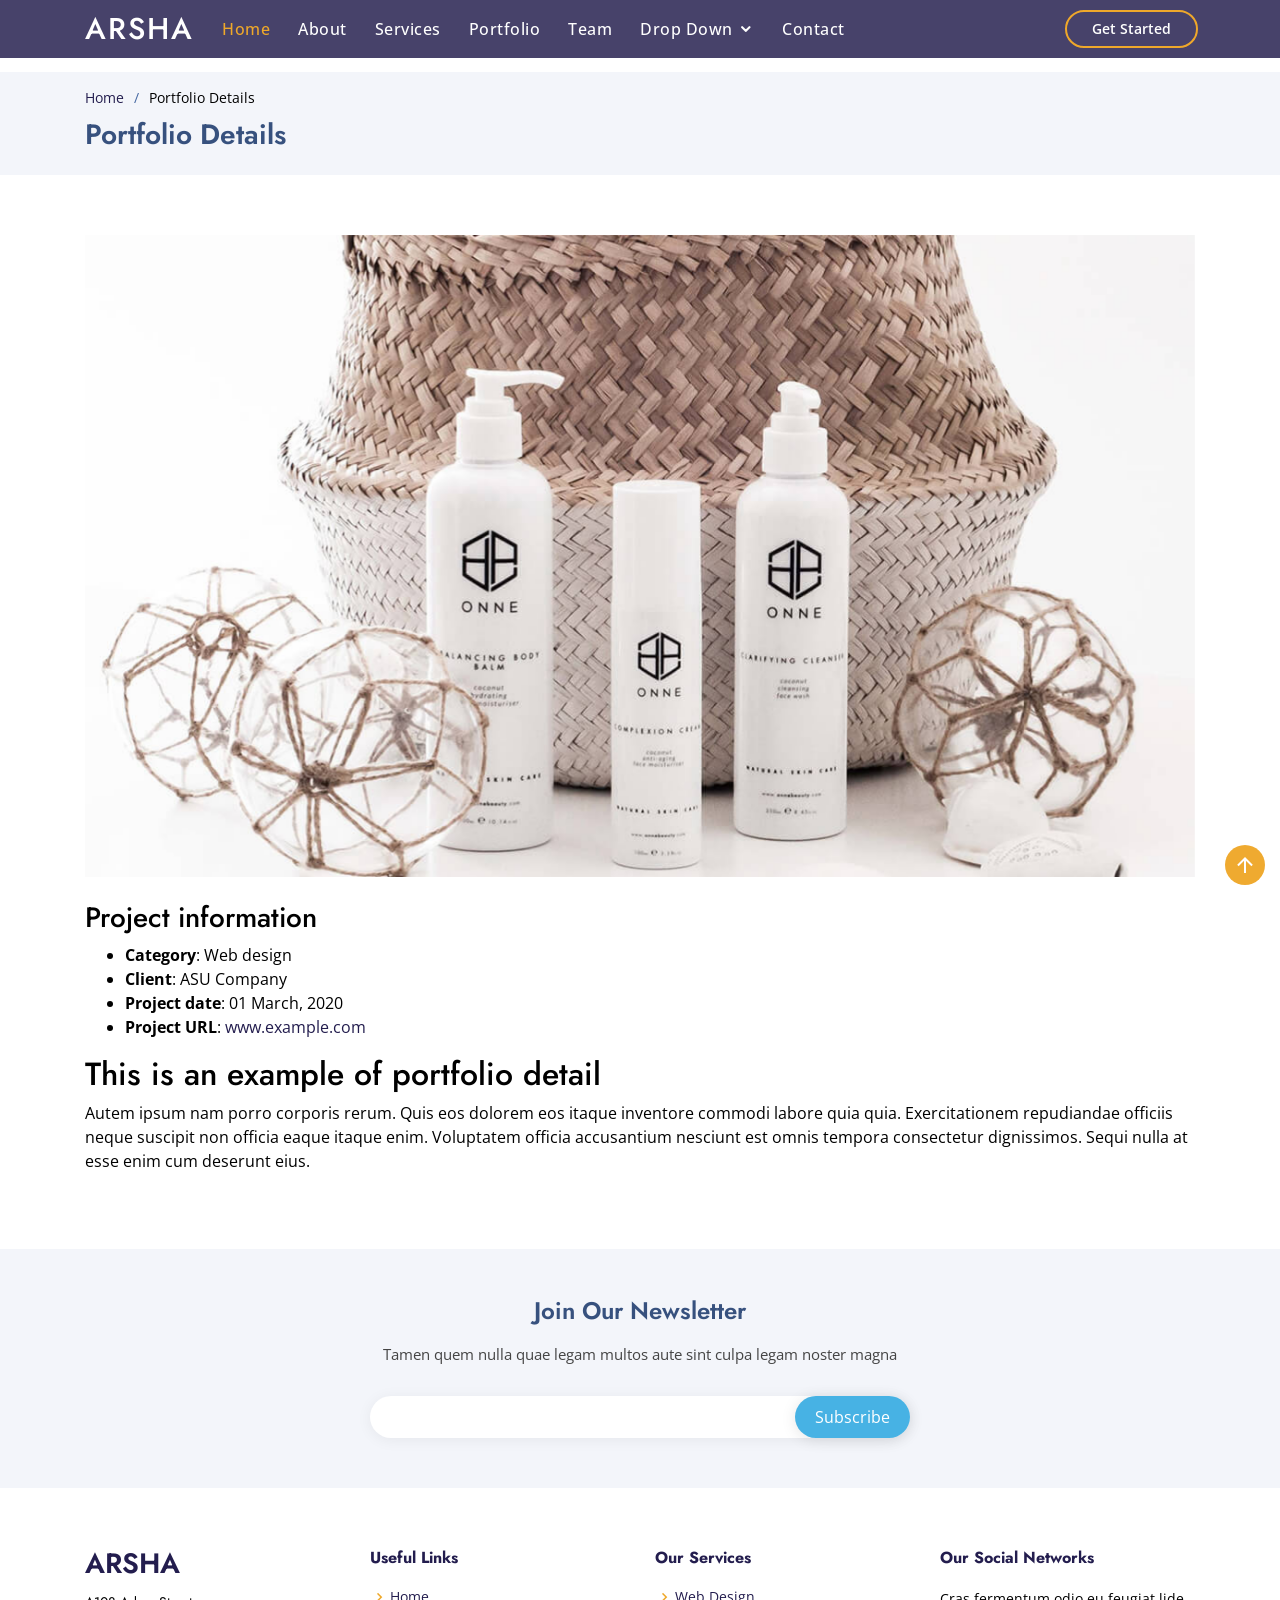
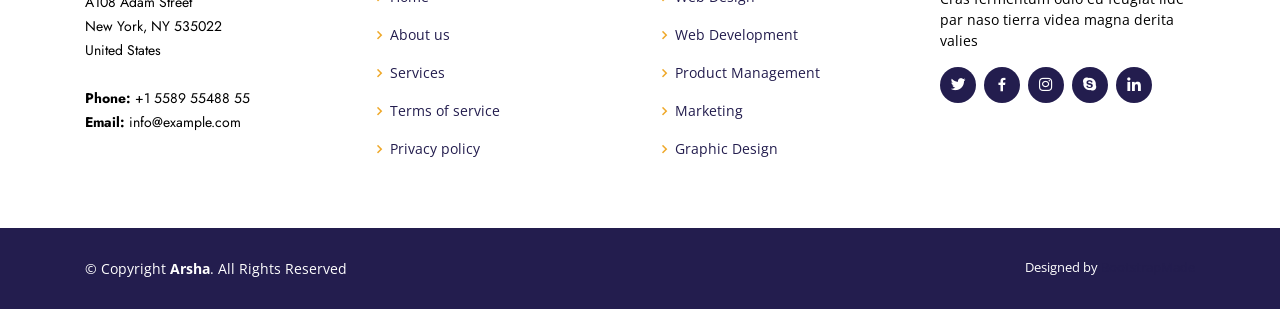
<file: portfolio-details.html>
<!DOCTYPE html>
<html lang="en">

<head>
  <meta charset="utf-8">
  <meta content="width=device-width, initial-scale=1.0" name="viewport">

  <title>Portfolio Details - Arsha Bootstrap Template</title>
  <meta content="" name="description">
  <meta content="" name="keywords">

  <!-- Favicons -->
  <link href="assets/img/favicon.png" rel="icon">
  <link href="assets/img/apple-touch-icon.png" rel="apple-touch-icon">

  <!-- Google Fonts -->
  <link href="https://fonts.googleapis.com/css?family=Open+Sans:300,300i,400,400i,600,600i,700,700i|Jost:300,300i,400,400i,500,500i,600,600i,700,700i|Poppins:300,300i,400,400i,500,500i,600,600i,700,700i" rel="stylesheet">

  <!-- Vendor CSS Files -->
  <link href="assets/vendor/bootstrap/css/bootstrap.min.css" rel="stylesheet">
  <link href="assets/vendor/icofont/icofont.min.css" rel="stylesheet">
  <link href="assets/vendor/boxicons/css/boxicons.min.css" rel="stylesheet">
  <link href="assets/vendor/remixicon/remixicon.css" rel="stylesheet">
  <link href="assets/vendor/venobox/venobox.css" rel="stylesheet">
  <link href="assets/vendor/owl.carousel/assets/owl.carousel.min.css" rel="stylesheet">
  <link href="assets/vendor/aos/aos.css" rel="stylesheet">

  <!-- Template Main CSS File -->
  <link href="assets/css/style.css" rel="stylesheet">

  <!-- =======================================================
  * Template Name: Arsha - v2.3.1
  * Template URL: https://bootstrapmade.com/arsha-free-bootstrap-html-template-corporate/
  * Author: BootstrapMade.com
  * License: https://bootstrapmade.com/license/
  ======================================================== -->
</head>

<body>

  <!-- ======= Header ======= -->
  <header id="header" class="fixed-top header-inner-pages">
    <div class="container d-flex align-items-center">

      <h1 class="logo mr-auto"><a href="index.html">Arsha</a></h1>
      <!-- Uncomment below if you prefer to use an image logo -->
      <!-- <a href="index.html" class="logo mr-auto"><img src="assets/img/logo.png" alt="" class="img-fluid"></a>-->

      <nav class="nav-menu d-none d-lg-block">
        <ul>
          <li><a href="index.html">Home</a></li>
          <li><a href="#about">About</a></li>
          <li><a href="#services">Services</a></li>
          <li class="active"><a href="#portfolio">Portfolio</a></li>
          <li><a href="#team">Team</a></li>
          <li class="drop-down"><a href="">Drop Down</a>
            <ul>
              <li><a href="#">Drop Down 1</a></li>
              <li class="drop-down"><a href="#">Deep Drop Down</a>
                <ul>
                  <li><a href="#">Deep Drop Down 1</a></li>
                  <li><a href="#">Deep Drop Down 2</a></li>
                  <li><a href="#">Deep Drop Down 3</a></li>
                  <li><a href="#">Deep Drop Down 4</a></li>
                  <li><a href="#">Deep Drop Down 5</a></li>
                </ul>
              </li>
              <li><a href="#">Drop Down 2</a></li>
              <li><a href="#">Drop Down 3</a></li>
              <li><a href="#">Drop Down 4</a></li>
            </ul>
          </li>
          <li><a href="#contact">Contact</a></li>

        </ul>
      </nav><!-- .nav-menu -->

      <a href="#about" class="get-started-btn scrollto">Get Started</a>

    </div>
  </header><!-- End Header -->

  <main id="main">

    <!-- ======= Breadcrumbs ======= -->
    <section id="breadcrumbs" class="breadcrumbs">
      <div class="container">

        <ol>
          <li><a href="index.html">Home</a></li>
          <li>Portfolio Details</li>
        </ol>
        <h2>Portfolio Details</h2>

      </div>
    </section><!-- End Breadcrumbs -->

    <!-- ======= Portfolio Details Section ======= -->
    <section id="portfolio-details" class="portfolio-details">
      <div class="container">

        <div class="portfolio-details-container">

          <div class="owl-carousel portfolio-details-carousel">
            <img src="assets/img/portfolio/portfolio-details-1.jpg" class="img-fluid" alt="">
            <img src="assets/img/portfolio/portfolio-details-2.jpg" class="img-fluid" alt="">
            <img src="assets/img/portfolio/portfolio-details-3.jpg" class="img-fluid" alt="">
          </div>

          <div class="portfolio-info">
            <h3>Project information</h3>
            <ul>
              <li><strong>Category</strong>: Web design</li>
              <li><strong>Client</strong>: ASU Company</li>
              <li><strong>Project date</strong>: 01 March, 2020</li>
              <li><strong>Project URL</strong>: <a href="#">www.example.com</a></li>
            </ul>
          </div>

        </div>

        <div class="portfolio-description">
          <h2>This is an example of portfolio detail</h2>
          <p>
            Autem ipsum nam porro corporis rerum. Quis eos dolorem eos itaque inventore commodi labore quia quia. Exercitationem repudiandae officiis neque suscipit non officia eaque itaque enim. Voluptatem officia accusantium nesciunt est omnis tempora consectetur dignissimos. Sequi nulla at esse enim cum deserunt eius.
          </p>
        </div>

      </div>
    </section><!-- End Portfolio Details Section -->

  </main><!-- End #main -->

  <!-- ======= Footer ======= -->
  <footer id="footer">

    <div class="footer-newsletter">
      <div class="container">
        <div class="row justify-content-center">
          <div class="col-lg-6">
            <h4>Join Our Newsletter</h4>
            <p>Tamen quem nulla quae legam multos aute sint culpa legam noster magna</p>
            <form action="" method="post">
              <input type="email" name="email"><input type="submit" value="Subscribe">
            </form>
          </div>
        </div>
      </div>
    </div>

    <div class="footer-top">
      <div class="container">
        <div class="row">

          <div class="col-lg-3 col-md-6 footer-contact">
            <h3>Arsha</h3>
            <p>
              A108 Adam Street <br>
              New York, NY 535022<br>
              United States <br><br>
              <strong>Phone:</strong> +1 5589 55488 55<br>
              <strong>Email:</strong> info@example.com<br>
            </p>
          </div>

          <div class="col-lg-3 col-md-6 footer-links">
            <h4>Useful Links</h4>
            <ul>
              <li><i class="bx bx-chevron-right"></i> <a href="#">Home</a></li>
              <li><i class="bx bx-chevron-right"></i> <a href="#">About us</a></li>
              <li><i class="bx bx-chevron-right"></i> <a href="#">Services</a></li>
              <li><i class="bx bx-chevron-right"></i> <a href="#">Terms of service</a></li>
              <li><i class="bx bx-chevron-right"></i> <a href="#">Privacy policy</a></li>
            </ul>
          </div>

          <div class="col-lg-3 col-md-6 footer-links">
            <h4>Our Services</h4>
            <ul>
              <li><i class="bx bx-chevron-right"></i> <a href="#">Web Design</a></li>
              <li><i class="bx bx-chevron-right"></i> <a href="#">Web Development</a></li>
              <li><i class="bx bx-chevron-right"></i> <a href="#">Product Management</a></li>
              <li><i class="bx bx-chevron-right"></i> <a href="#">Marketing</a></li>
              <li><i class="bx bx-chevron-right"></i> <a href="#">Graphic Design</a></li>
            </ul>
          </div>

          <div class="col-lg-3 col-md-6 footer-links">
            <h4>Our Social Networks</h4>
            <p>Cras fermentum odio eu feugiat lide par naso tierra videa magna derita valies</p>
            <div class="social-links mt-3">
              <a href="#" class="twitter"><i class="bx bxl-twitter"></i></a>
              <a href="#" class="facebook"><i class="bx bxl-facebook"></i></a>
              <a href="#" class="instagram"><i class="bx bxl-instagram"></i></a>
              <a href="#" class="google-plus"><i class="bx bxl-skype"></i></a>
              <a href="#" class="linkedin"><i class="bx bxl-linkedin"></i></a>
            </div>
          </div>

        </div>
      </div>
    </div>

    <div class="container footer-bottom clearfix">
      <div class="copyright">
        &copy; Copyright <strong><span>Arsha</span></strong>. All Rights Reserved
      </div>
      <div class="credits">
        <!-- All the links in the footer should remain intact. -->
        <!-- You can delete the links only if you purchased the pro version. -->
        <!-- Licensing information: https://bootstrapmade.com/license/ -->
        <!-- Purchase the pro version with working PHP/AJAX contact form: https://bootstrapmade.com/arsha-free-bootstrap-html-template-corporate/ -->
        Designed by <a href="https://bootstrapmade.com/">BootstrapMade</a>
      </div>
    </div>
  </footer><!-- End Footer -->

  <a href="#" class="back-to-top"><i class="ri-arrow-up-line"></i></a>
  <div id="preloader"></div>

  <!-- Vendor JS Files -->
  <script src="assets/vendor/jquery/jquery.min.js"></script>
  <script src="assets/vendor/bootstrap/js/bootstrap.bundle.min.js"></script>
  <script src="assets/vendor/jquery.easing/jquery.easing.min.js"></script>
  <script src="assets/vendor/php-email-form/validate.js"></script>
  <script src="assets/vendor/waypoints/jquery.waypoints.min.js"></script>
  <script src="assets/vendor/isotope-layout/isotope.pkgd.min.js"></script>
  <script src="assets/vendor/venobox/venobox.min.js"></script>
  <script src="assets/vendor/owl.carousel/owl.carousel.min.js"></script>
  <script src="assets/vendor/aos/aos.js"></script>

  <!-- Template Main JS File -->
  <script src="assets/js/main.js"></script>

</body>

</html>
</file>
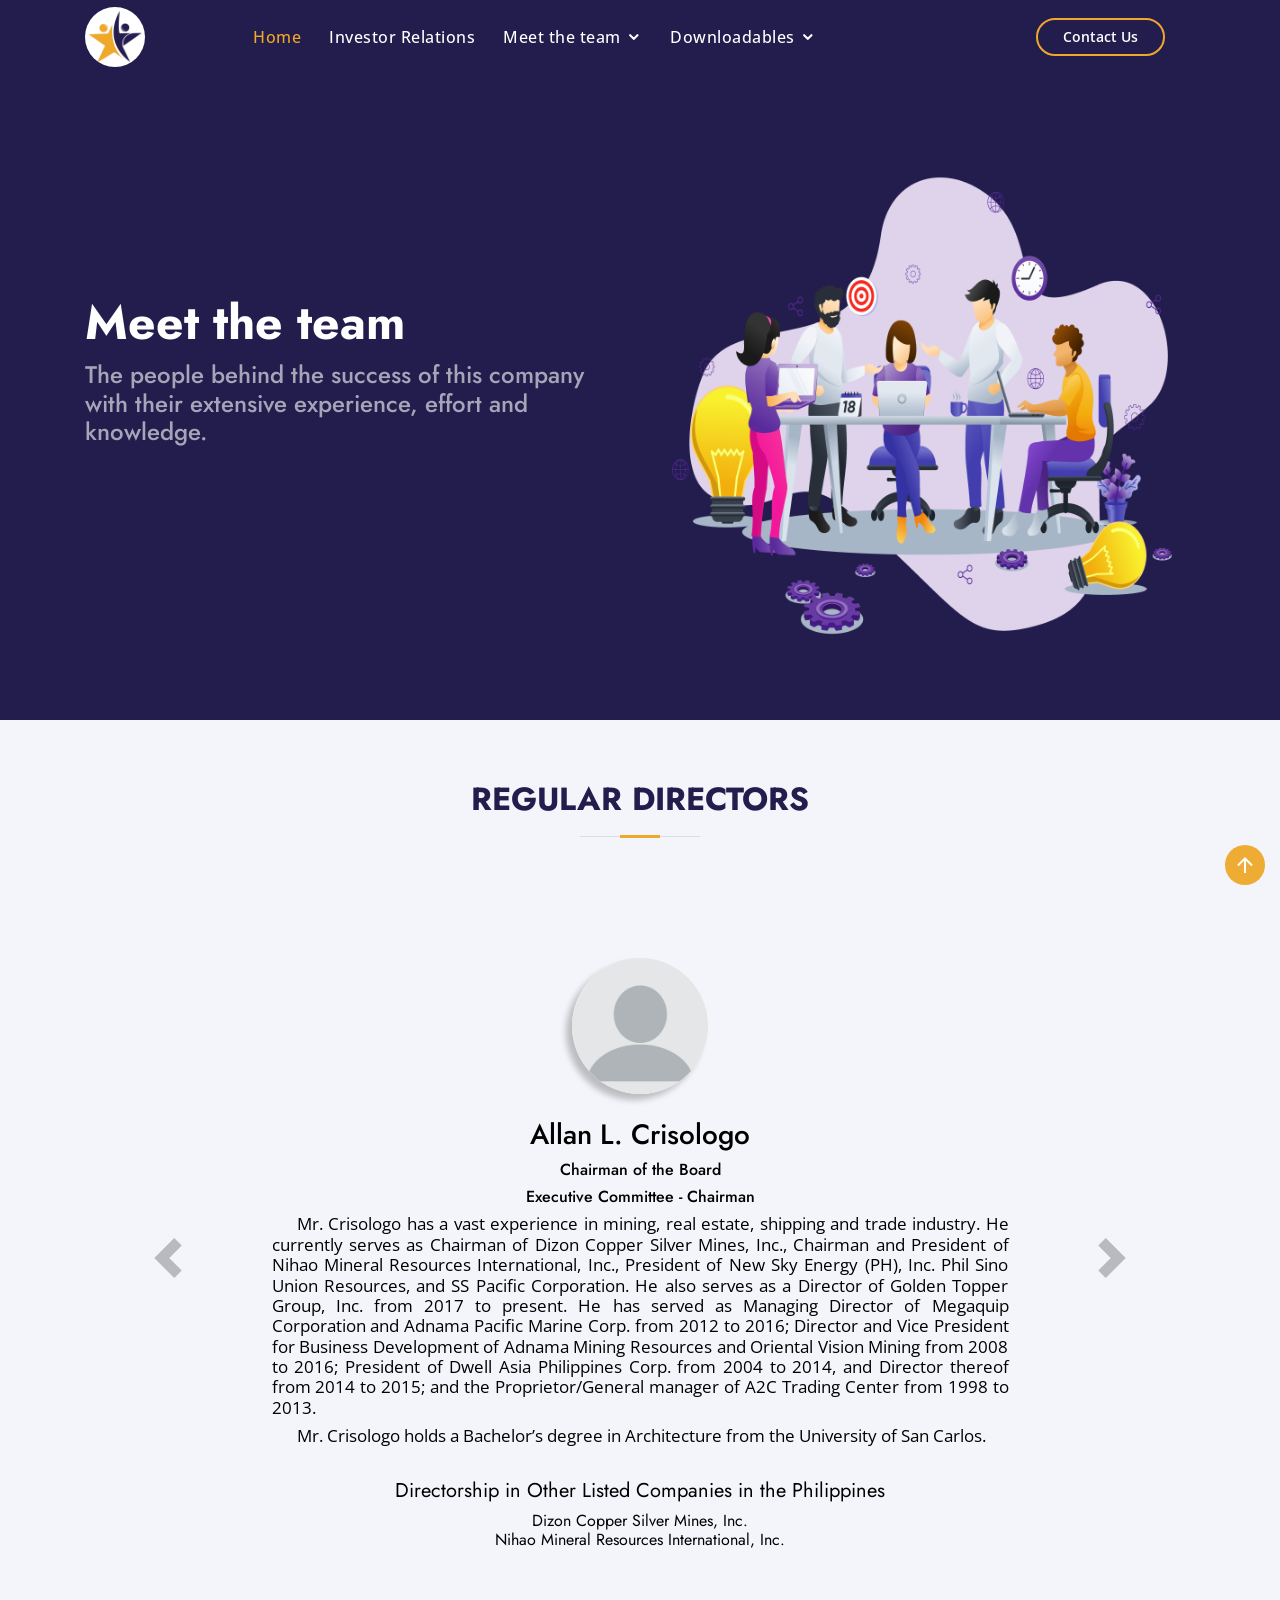
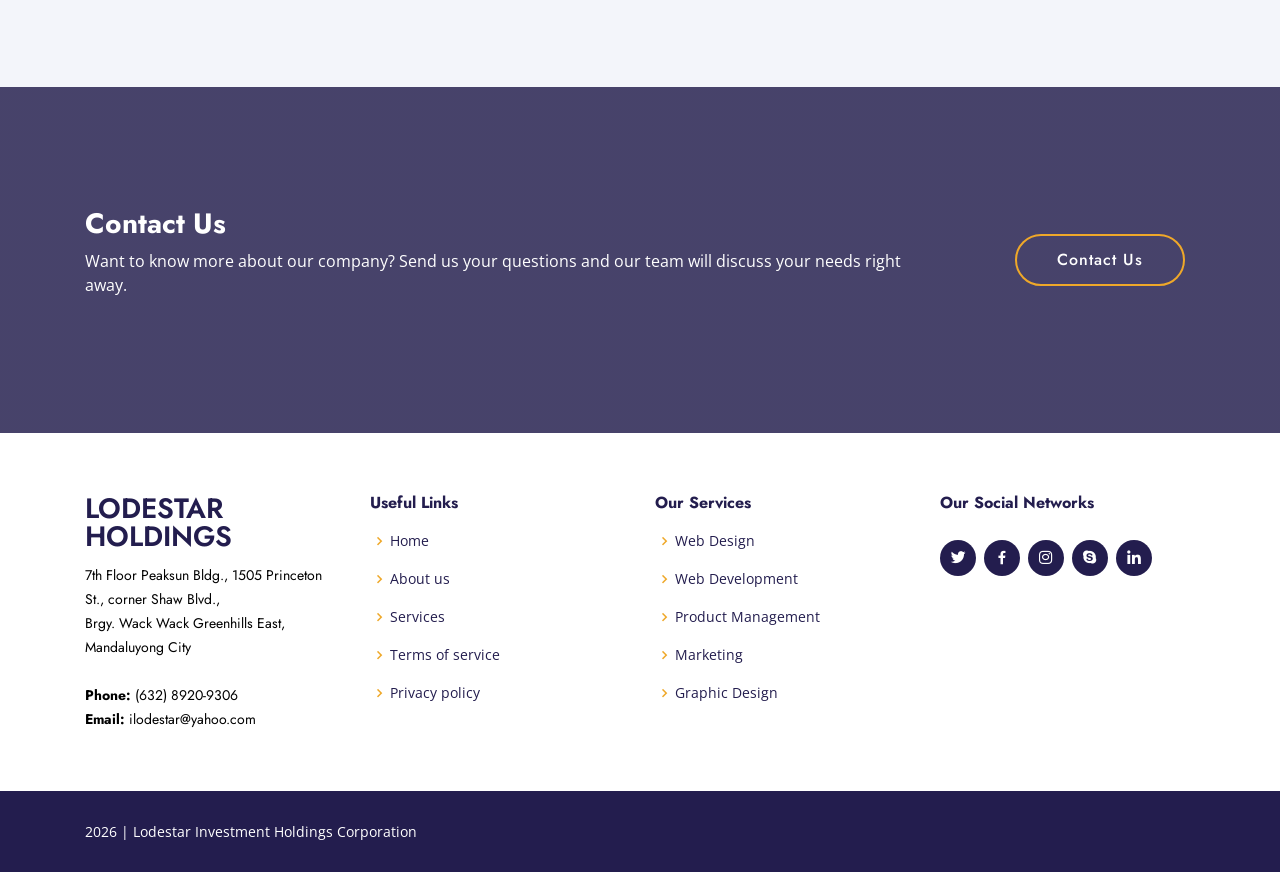
<file: regular.html>
<!DOCTYPE html>
<html lang="en">

<head>
  <meta charset="utf-8">
  <meta content="width=device-width, initial-scale=1.0" name="viewport">

  <title>LODESTAR HOLDINGS- Index</title>
  <meta content="" name="description">
  <meta content="" name="keywords">

  <!-- Favicons -->
  <link href="assets/img/favicon.png" rel="icon">
  <link href="assets/img/apple-touch-icon.png" rel="apple-touch-icon">

  <!-- Google Fonts -->
  <link href="https://fonts.googleapis.com/css?family=Open+Sans:300,300i,400,400i,600,600i,700,700i|Jost:300,300i,400,400i,500,500i,600,600i,700,700i|Poppins:300,300i,400,400i,500,500i,600,600i,700,700i" rel="stylesheet">

  <!-- Vendor CSS Files -->
  <link href="assets/vendor/bootstrap/css/bootstrap.min.css" rel="stylesheet">
  <link href="assets/vendor/icofont/icofont.min.css" rel="stylesheet">
  <link href="assets/vendor/boxicons/css/boxicons.min.css" rel="stylesheet">
  <link href="assets/vendor/remixicon/remixicon.css" rel="stylesheet">
  <link href="assets/vendor/venobox/venobox.css" rel="stylesheet">
  <link href="assets/vendor/owl.carousel/assets/owl.carousel.min.css" rel="stylesheet">
  <link href="assets/vendor/aos/aos.css" rel="stylesheet">

  <!-- Template Main CSS File -->
  <link href="assets/css/style.css" rel="stylesheet">

  <!-- =======================================================
  * Template Name: Arsha - v2.3.1
  * Template URL: https://bootstrapmade.com/arsha-free-bootstrap-html-template-corporate/
  * Author: BootstrapMade.com
  * License: https://bootstrapmade.com/license/
  ======================================================== -->
</head>

<body>

  <!-- ======= Header ======= -->
  <header id="header" class="fixed-top ">
    <div class="container d-flex align-items-center">

      <a href="index.html" class="logo mr-auto"><img src="assets/img/logo3.jpg" alt="" class="img-fluid"></a>

      <nav class="nav-menu d-none d-lg-flex">
        <ul>
          <li ><a href="index.html">Home</a></li>
          <li><a href="investor-relations.html">Investor Relations</a></li>

          <li class="drop-down active"><a href="regular.html">Meet the team</a>
            <ul>
              <li class="drop-down active"><a href="regular.html">Board of Directors</a>
                <ul>
                  <li class="active"><a href="regular.html">Regular Directors</a></li>
                  <li><a href="independent.html">Independent Directors</a></li>
                </ul>
              </li>
              <li><a href="executive.html">Executive Officers</a></li>
            </ul>
          </li>

          

          <li class="drop-down"><a href="corpgov.html">Downloadables</a>
            <ul>
              <li class="drop-down"><a href="corpgov.html">Corporate Governance</a>
                <ul>
                  <li><a href="corpgov.html#mnl">MANUAL ON CORPORATE GOVERNANCE</a></li>
                  <li><a href="corpgov.html#cbe">CODE OF BUSINESS CONDUCT AND ETHICS</a></li>
                  <li><a href="corpgov.html#cgr">ANNUAL CORPORATE GOVERNANCE REPORT</a></li>
                  <li><a href="corpgov.html#bc">BOARD COMMITTEES</a></li>
                  <li><a href="corpgov.html#csr">CORPORATE SOCIAL RESPONSIBILITY</a></li>
                  <li><a href="corpgov.html#ern">ENTERPRISE RISK MANAGEMENT</a></li>
                  <li><a href="corpgov.html#cp">COMPANY POLICIES</a></li>
                </ul>
              </li>
              <li class="drop-down"><a href="compdisc.html">Company Disclosures</a>
                <ul>
                  <li><a href="compdisc.html#sf">SEC FILINGS</a></li>
                  <li><a href="compdisc.html#assm">NOTICE OF ANNUAL OR SPECIAL STOCKHOLDER'S MEETING</a></li>
                  <li><a href="compdisc.html#ssm">MINUTES OF ALL GENERAL OR SPECIAL STOCKHOLDERS'S MEETINGS </a></li>
                </ul>
              </li>
              <li><a href="others.html">Others</a></li>
            </ul>
          </li>
          
        </ul>
      </nav><!-- .nav-menu -->

      <a href="index.html#contact" class="get-started-btn scrollto">Contact Us</a>

    </div>
  </header><!-- End Header -->
  <!-- ======= Hero Section ======= -->
  <section id="hero" class="d-flex align-items-center">

    <div class="container">
      <div class="row">
        <div class="col-lg-6 d-flex flex-column justify-content-center pt-4 pt-lg-0 order-2 order-lg-1" data-aos="fade-up" data-aos-delay="200">
          <h1>Meet the team</h1>
          <h2>The people behind the success of this company with their extensive experience, effort and knowledge.</h2>
          
        </div>
        <div class="col-lg-6 order-1 order-lg-2 hero-img" data-aos="zoom-in" data-aos-delay="200">
          <img src="assets/img/team.png" class="img-fluid animated" alt="">
        </div>
      </div>
    </div>

  </section><!-- End Hero -->

  <main id="main">
    
    <section id="why-us" class="why-us section-bg">
       
        <div class="container-fluid" data-aos="fade-up">
          <div class="section-title">
            <h2>Regular Directors</h2>
              </div>
            
        <div class="container">
            <div id="testimonial4" class=" testimonial text-center carousel slide testimonial4_indicators testimonial4_control_button thumb_scroll_x swipe_x" data-ride="carousel" data-interval="false">
             
                <div class="carousel-inner" role="listbox">
                    <div class="carousel-item active">
                        <div class="testimonial4_slide">
                            <img src="assets/img/team/image.png" class="img-circle img-responsive" />
                            <br/>
                            <h3>Allan L. Crisologo</h3>
                            <h6>Chairman of the Board</h6>
                            <h6>Executive Committee - Chairman</h6>
                            <h6 class="member-style">Mr. Crisologo has a vast experience in mining, real estate, shipping and trade
                                industry. He currently serves as Chairman of Dizon Copper Silver Mines, Inc.,
                                Chairman and President of Nihao Mineral Resources International, Inc.,
                                President of New Sky Energy (PH), Inc. Phil Sino Union Resources, and SS Pacific
                                Corporation. He also serves as a Director of Golden Topper Group, Inc. from
                                2017 to present. He has served as Managing Director of Megaquip Corporation
                                and Adnama Pacific Marine Corp. from 2012 to 2016; Director and Vice
                                President for Business Development of Adnama Mining Resources and Oriental
                                Vision Mining from 2008 to 2016; President of Dwell Asia Philippines Corp. from
                                2004 to 2014, and Director thereof from 2014 to 2015; and the
                                Proprietor/General manager of A2C Trading Center from 1998 to 2013.
                            </h6>
                            <h6 class="member-style">Mr. Crisologo holds a Bachelor’s degree in Architecture from the University of
                                San Carlos.
                            </h6><br/>
                            <h5 class="justify-content-center font-weight-lighter"><strong>Directorship in Other Listed Companies in the Philippines
                            </strong></h5>
                            <h6 class="font-weight-normal"> Dizon Copper Silver Mines, Inc.<br/>
                                 Nihao Mineral Resources International, Inc.
                            </h6>
                        </div>
                    </div>
                    <div class="carousel-item">
                        <div class="testimonial4_slide">
                            <img src="assets/img/team/image.png" class="img-circle img-responsive" />
                            <br/>
                            <h3>Nathaniel C. Go</h3>
                            <h6>Director and President</h6>
                            <h6>Compensation Committee - Member</h6>
                            <h6>Governance Committee - Member</h6>
                            <h6>Nomination Committee - Member</h6>
                            <h6>Executive Committee - Member</h6>
                            <h6 class="member-style">He was Internal Auditor, Corporate Secretary and Financial Analyst and
                                Technology Manager and Internet Banking Manager of NAB Bank in Chicago,
                                IL from 1995 to 2000. He was Chief Financial Officer and Chief Information Offer
                                of American Metro Bank, Chicago, IL from 2003 to 2005. He was Assistant to the
                                President of the Agricultural Bank of the Philippines from 2010 to 2015. He was
                                VP strategic Planning Director of M&A of Premier Wilmette, Illinois from 2005-
                                2008.
                            </h6>
                            <h6 class="member-style">Mr. Go holds a Bachelor of Science in Medical Technology from University of
                                Santo Tomas and received his Master of Concentrate in Finance from Bentley
                                College Graduate School of Business in Watham, Massachusetts and Asian
                                Institute of Management.
                            </h6>
                        </div>
                    </div>
                    <div class="carousel-item">
                        <div class="testimonial4_slide">
                            <img src="assets/img/team/image.png" class="img-circle img-responsive" />
                            <br/>
                            <h3>Delfin S. Castro Jr.</h3>
                            <h6>Director and Treasuure / Chief Finance Officer</h6>
                            <h6>Compensation Committee - Chairman</h6>
                            <h6>Executive Committee - Member</h6>
                            <h6>Audit Committee - Member</h6>
                            <h6 class="member-style">Mr. Castro is currently the Director and President of Geograce Resources
                                Philippines, Inc., Director and Treasurer of Nihao Mineral Resources International,
                                Inc., Director and Director / President of Dizon Copper Silver Mines, Inc., Director
                                and President/Director of Redridge Resources Corporation. He is also the
                                Corporate Secretary of Sunplaza Development Corporation and Treasurer of
                                the Peak Condominium Corporation. From June 2000 to April 2001, he was the
                                Global Portfolio Manager for Private Equities at United Resources Asset
                                Management, Inc. He was formerly the Engagement Director of Palo Alto
                                Consultant Asia, Inc. and a Senior Assistant Vice President at Asiatrust Bank.He was Internal Auditor, Corporate Secretary and Financial Analyst and
                                Technology Manager and Internet Banking Manager of NAB Bank in Chicago,
                                IL from 1995 to 2000. He was Chief Financial Officer and Chief Information Offer
                                of American Metro Bank, Chicago, IL from 2003 to 2005. He was Assistant to the
                                President of the Agricultural Bank of the Philippines from 2010 to 2015. He was
                                VP strategic Planning Director of M&A of Premier Wilmette, Illinois from 2005-
                                2008.
                            </h6>
                            <h6 class="member-style">He holds a Master in Business Administration and a Bachelor of Science in
                                Business Administration from the University of the Philippines.
                            </h6><br/>
                            <h5 class="justify-content-center font-weight-lighter"><strong>Directorship in Other Listed Companies in the Philippines
                                </strong></h5>
                                <h6 class="font-weight-normal"> Dizon Copper Silver Mines, Inc.<br/>
                                    Geograce Resources Philippines, Inc.<br/>
                                     Nihao Mineral Resources International, Inc.
                                </h6>
                        </div>
                    </div>
                    <div class="carousel-item">
                        <div class="testimonial4_slide">
                            <img src="assets/img/team/image.png" class="img-circle img-responsive" />
                            <br/>
                            <h3>Ramoncito B. Cabalu</h3>
                            <h6>Director</h6>
                            <h6>Governance Committee - Member</h6>
                            <h6>Nomination Committee - Member</h6>
                            <h6 class="member-style">He holds a Master in Business Administration and a Bachelor of Science in
                              Mr. Cabalu is a director and President of a major entertainment company
                                Circle Asia Group with major industry players to service the entertainment
                                requirements of gaming companies in Manila and the emerging markets (2014
                                to present). He is also currently a director and Partner of Maple Tree Investments
                                (2014 to present) and Vice -President/Partner for Business Development of
                                Garco Minerals and Chemical Trading. He is also a director of Geograce
                                Resources Philippines Inc. (2016 to present) and he was a director of Asiabest
                                Group International Inc. (2014-2018).
                            </h6>
                                 <h6 class="member-style">He holds a Master in Business Administration and a Bachelor of Science in
                                  Mr. Ramoncito Cabalu graduated with a Bachelor of Arts degree major in
                                Economics and Social Sciences at the University of the Philippines in 1977.
                                 </h6><br/>
                                <h5 class="justify-content-center font-weight-lighter"><strong>Directorship in Other Listed Companies in the Philippines
                                </strong></h5>
                                <h6 class="font-weight-normal">
                                    Geograce Resources Philippines, Inc.
                                </h6>
                        </div>
                    </div>
                    <div class="carousel-item">
                        <div class="testimonial4_slide">
                            <img src="assets/img/team/image.png" class="img-circle img-responsive" />
                            <br/>
                            <h3>David Christian V. Gamboa</h3>
                            <h6>Director</h6>
                            <h6>Compensation Committee - Member</h6>
                            <h6 class="member-style">Mr. Gamboa is currently the Chief Operating Officer of Anteriore Inc.
                            </h6>
                                 <h6 class="member-style">Mr. Gamboa holds a Bachelor of Science in Management from De la Salle
                                University. 
                                </strong></h6>
                        </div>
                    </div>
                </div>
                <a class="carousel-control-prev " href="#testimonial4" data-slide="prev" >
                    <span class="carousel-control-prev-icon" ></span>
                </a>
                <a class="carousel-control-next" href="#testimonial4" data-slide="next">
                    <span class="carousel-control-next-icon" > </span>
                </a>
            </div>
        </div>
    </section>
    <section id="cta" class="cta">
      <div class="container" data-aos="zoom-in">

        <div class="row">
          <div class="col-lg-9 text-center text-lg-left">
            <h3>Contact Us</h3>
            <p>Want to know more about our company? Send us your questions and our team will discuss your needs right away. </p>
          </div>
          <div class="col-lg-3 cta-btn-container text-center">
            <a class="cta-btn align-middle scrollto" href="index.html#contact">Contact Us</a>
          </div>
        </div>

      </div>
    </section><!-- End Cta Section -->

      
  </main><!-- End #main -->

  <!-- ======= Footer ======= -->
  <footer id="footer">

    

    <div class="footer-top">
      <div class="container">
        <div class="row">

          <div class="col-lg-3 col-md-6 footer-contact">
            <h3>Lodestar Holdings</h3>
            <p>
              
              7th Floor Peaksun Bldg., 1505 Princeton St., corner Shaw Blvd., <br>
              Brgy. Wack Wack Greenhills East,<br>
              Mandaluyong City <br><br>
              <strong>Phone:</strong> (632) 8920-9306<br>
              <strong>Email:</strong> ilodestar@yahoo.com<br>
            </p>
          </div>

          <div class="col-lg-3 col-md-6 footer-links">
            <h4>Useful Links</h4>
            <ul>
              <li><i class="bx bx-chevron-right"></i> <a href="#">Home</a></li>
              <li><i class="bx bx-chevron-right"></i> <a href="#about">About us</a></li>
              <li><i class="bx bx-chevron-right"></i> <a href="#services">Services</a></li>
              <li><i class="bx bx-chevron-right"></i> <a href="#">Terms of service</a></li>
              <li><i class="bx bx-chevron-right"></i> <a href="#">Privacy policy</a></li>
            </ul>
          </div>

          <div class="col-lg-3 col-md-6 footer-links">
            <h4>Our Services</h4>
            <ul>
              <li><i class="bx bx-chevron-right"></i> <a href="#">Web Design</a></li>
              <li><i class="bx bx-chevron-right"></i> <a href="#">Web Development</a></li>
              <li><i class="bx bx-chevron-right"></i> <a href="#">Product Management</a></li>
              <li><i class="bx bx-chevron-right"></i> <a href="#">Marketing</a></li>
              <li><i class="bx bx-chevron-right"></i> <a href="#">Graphic Design</a></li>
            </ul>
          </div>

          <div class="col-lg-3 col-md-6 footer-links">
            <h4>Our Social Networks</h4>
            <p></p>
            <div class="social-links mt-3">
              <a href="#" class="twitter"><i class="bx bxl-twitter"></i></a>
              <a href="#" class="facebook"><i class="bx bxl-facebook"></i></a>
              <a href="#" class="instagram"><i class="bx bxl-instagram"></i></a>
              <a href="#" class="google-plus"><i class="bx bxl-skype"></i></a>
              <a href="#" class="linkedin"><i class="bx bxl-linkedin"></i></a>
            </div>
          </div>

        </div>
      </div>
    </div>

    <div class="container footer-bottom clearfix">
      <div class="copyright">
        <script type="text/javascript">var year = new Date();document.write(year.getFullYear()); </script>
        <a>| Lodestar Investment Holdings Corporation </a>
      </div>
    </div>
      
    
  </footer><!-- End Footer -->

  <a href="#" class="back-to-top"><i class="ri-arrow-up-line"></i></a>
  <div id="preloader"></div>

  <!-- Vendor JS Files -->
  <script src="assets/vendor/jquery/jquery.min.js"></script>
  <script src="assets/vendor/bootstrap/js/bootstrap.bundle.min.js"></script>
  <script src="assets/vendor/jquery.easing/jquery.easing.min.js"></script>
  <script src="assets/vendor/php-email-form/validate.js"></script>
  <script src="assets/vendor/waypoints/jquery.waypoints.min.js"></script>
  <script src="assets/vendor/isotope-layout/isotope.pkgd.min.js"></script>
  <script src="assets/vendor/venobox/venobox.min.js"></script>
  <script src="assets/vendor/owl.carousel/owl.carousel.min.js"></script>
  <script src="assets/vendor/aos/aos.js"></script>

  <!-- Template Main JS File -->
  <script src="assets/js/main.js"></script>

</body>

</html>
</file>
<file: assets/vendor/venobox/venobox.css>
/* ------ venobox.css --------*/
.vbox-overlay *, .vbox-overlay *:before, .vbox-overlay *:after{
    -webkit-backface-visibility: hidden;
    -webkit-box-sizing:border-box;
    -moz-box-sizing:border-box;
    box-sizing:border-box;
}
.vbox-overlay * { 
    -webkit-backface-visibility: visible;
    backface-visibility: visible;
}
.vbox-overlay{
    display: -webkit-flex;
    display: flex;
    -webkit-flex-direction: column;
    flex-direction: column;
    -webkit-justify-content: center;
    justify-content: center;
    -webkit-align-items: center;
    align-items: center;
    position: fixed;
    left: 0;
    top: 0;
    bottom: 0;
    right: 0;
    z-index: 999999;
}

/* ----- navigation ----- */
.vbox-title{
    width: 100%;
    height: 40px;
    float: left;
    text-align: center;
    line-height: 28px;
    font-size: 12px;
    padding: 6px 50px;
    overflow: hidden;
    position: fixed;
    display: none;
    left: 0;
    z-index: 89;
}
.vbox-close{
    cursor: pointer;
    position: fixed;
    top: -1px;
    right: 0;
    width: 50px;
    height: 40px;
    padding: 6px;
    display: block;
    background-position:10px center;
    overflow: hidden;
    font-size: 24px;
    line-height: 1;
    text-align: center;
    z-index: 99;
}
.vbox-left{
    cursor: pointer;
    position: fixed;
    left: 0;
    height: 40px;
    overflow: hidden;
    line-height: 28px;
    font-size: 12px;
    z-index: 99;
    display: flex;
    align-items:center;
}
.vbox-num{
    display: inline-block;
    margin: 6px 0 6px 15px;
}
/* ----- Social share ----- */
.vbox-share{
    line-height: 28px;
    font-size: 12px;
    overflow: hidden;
    position: fixed;
    left: 0;
    z-index: 98;
    display: flex;
    align-items:center;
    justify-content: center;
    width: 100%;
    text-align: center;
}
.vbox-share svg{
    max-height: 28px;
    width: 28px;
    z-index: 10;
    margin-left: 12px;
    margin-top: 6px;
    margin-bottom: 6px;
    vertical-align: middle;
}


/* ----- navigation ARROWS ----- */
.vbox-next, .vbox-prev{
    position: fixed;
    top: 50%;
    margin-top: -15px;
    overflow: hidden;
    cursor: pointer;
    display: block;
    width: 45px;
    height: 45px;
    z-index: 99;
}
.vbox-next span, .vbox-prev span{
    position: relative;
    width: 20px;
    height: 20px;
    border: 2px solid transparent;
    border-top-color: #B6B6B6;
    border-right-color: #B6B6B6;
    text-indent: -100px;
    position: absolute;
    top: 8px;
    display: block;
}
.vbox-prev{
    left: 15px;
}
.vbox-next{
    right: 15px;
}
.vbox-prev span{
    left: 10px;
    -ms-transform: rotate(-135deg);
    -webkit-transform: rotate(-135deg);
    transform: rotate(-135deg);
}
.vbox-next span{
    -ms-transform: rotate(45deg);
    -webkit-transform: rotate(45deg);
    transform: rotate(45deg);
    right: 10px;
}
/* ------- inline window ------ */
.vbox-inline{
    width: 420px;
    height: 315px;
    height: 70vh;
    padding: 10px;
    background: #fff;
    margin: 0 auto;
    overflow: auto;
    text-align: left;
}
/* ------- Video & iFrames window ------ */
.venoframe{
    max-width: 100%;
    width: 100%;
    border: none;
    width: 100%;
    height: 260px;
    height: 70vh;
}
.venoframe.vbvid{
    height: 260px;
}
@media (min-width: 768px) {
    .venoframe, .vbox-inline{
        width: 90%;
        height: 360px;
        height: 70vh;
    }
    .venoframe.vbvid{
        width: 640px;
        height: 360px;
    }
}
@media (min-width: 992px) {
    .venoframe, .vbox-inline{
        max-width: 1200px;
        width: 80%;
        height: 540px;
        height: 70vh;
    }
    .venoframe.vbvid{
        width: 960px;
        height: 540px;
    }
}
/* 
Please do NOT edit this part! 
or at least read this note: http://i.imgur.com/7C0ws9e.gif
*/
.vbox-open{
    overflow: hidden;
}
.vbox-container{
    position: absolute;
    left: 0;
    right: 0;
    top: 0;
    bottom: 0;
    overflow-x: hidden;
    overflow-y: scroll;
    overflow-scrolling: touch;
    -webkit-overflow-scrolling: touch;
    z-index: 20;
    max-height: 100%;

}

.vbox-content{
    text-align: center;
    float: left;
    width: 100%;
    position: relative;
    overflow: hidden;
    padding: 20px 4%;
}
.vbox-container img{
    max-width: 100%;
    height: auto;
}
.vbox-figlio{
    box-shadow: 0 0 12px rgba(0,0,0,0.19), 0 6px 6px rgba(0,0,0,0.23);
    max-width: 100%;
    text-align: initial;
}
img.vbox-figlio{
    -webkit-user-select: none;
-khtml-user-select: none;
-moz-user-select: none;
-o-user-select: none;
user-select: none;
}
.vbox-content.swipe-left{
    margin-left: -200px !important;
}
.vbox-content.swipe-right{
    margin-left: 200px !important;
}
.vbox-animated{
    webkit-transition: margin 300ms ease-out;
    transition: margin 300ms ease-out;
}

/* ---------- preloader ----------
 * SPINKIT 
 * http://tobiasahlin.com/spinkit/
-------------------------------- */
.sk-double-bounce,.sk-rotating-plane{width:40px;height:40px;margin:40px auto}.sk-rotating-plane{background-color:#333;-webkit-animation:sk-rotatePlane 1.2s infinite ease-in-out;animation:sk-rotatePlane 1.2s infinite ease-in-out}@-webkit-keyframes sk-rotatePlane{0%{-webkit-transform:perspective(120px) rotateX(0) rotateY(0);transform:perspective(120px) rotateX(0) rotateY(0)}50%{-webkit-transform:perspective(120px) rotateX(-180.1deg) rotateY(0);transform:perspective(120px) rotateX(-180.1deg) rotateY(0)}100%{-webkit-transform:perspective(120px) rotateX(-180deg) rotateY(-179.9deg);transform:perspective(120px) rotateX(-180deg) rotateY(-179.9deg)}}@keyframes sk-rotatePlane{0%{-webkit-transform:perspective(120px) rotateX(0) rotateY(0);transform:perspective(120px) rotateX(0) rotateY(0)}50%{-webkit-transform:perspective(120px) rotateX(-180.1deg) rotateY(0);transform:perspective(120px) rotateX(-180.1deg) rotateY(0)}100%{-webkit-transform:perspective(120px) rotateX(-180deg) rotateY(-179.9deg);transform:perspective(120px) rotateX(-180deg) rotateY(-179.9deg)}}.sk-double-bounce{position:relative}.sk-double-bounce .sk-child{width:100%;height:100%;border-radius:50%;background-color:#333;opacity:.6;position:absolute;top:0;left:0;-webkit-animation:sk-doubleBounce 2s infinite ease-in-out;animation:sk-doubleBounce 2s infinite ease-in-out}.sk-chasing-dots .sk-child,.sk-spinner-pulse,.sk-three-bounce .sk-child{background-color:#333;border-radius:100%}.sk-double-bounce .sk-double-bounce2{-webkit-animation-delay:-1s;animation-delay:-1s}@-webkit-keyframes sk-doubleBounce{0%,100%{-webkit-transform:scale(0);transform:scale(0)}50%{-webkit-transform:scale(1);transform:scale(1)}}@keyframes sk-doubleBounce{0%,100%{-webkit-transform:scale(0);transform:scale(0)}50%{-webkit-transform:scale(1);transform:scale(1)}}.sk-wave{margin:40px auto;width:50px;height:40px;text-align:center;font-size:10px}.sk-wave .sk-rect{background-color:#333;height:100%;width:6px;display:inline-block;-webkit-animation:sk-waveStretchDelay 1.2s infinite ease-in-out;animation:sk-waveStretchDelay 1.2s infinite ease-in-out}.sk-wave .sk-rect1{-webkit-animation-delay:-1.2s;animation-delay:-1.2s}.sk-wave .sk-rect2{-webkit-animation-delay:-1.1s;animation-delay:-1.1s}.sk-wave .sk-rect3{-webkit-animation-delay:-1s;animation-delay:-1s}.sk-wave .sk-rect4{-webkit-animation-delay:-.9s;animation-delay:-.9s}.sk-wave .sk-rect5{-webkit-animation-delay:-.8s;animation-delay:-.8s}@-webkit-keyframes sk-waveStretchDelay{0%,100%,40%{-webkit-transform:scaleY(.4);transform:scaleY(.4)}20%{-webkit-transform:scaleY(1);transform:scaleY(1)}}@keyframes sk-waveStretchDelay{0%,100%,40%{-webkit-transform:scaleY(.4);transform:scaleY(.4)}20%{-webkit-transform:scaleY(1);transform:scaleY(1)}}.sk-wandering-cubes{margin:40px auto;width:40px;height:40px;position:relative}.sk-wandering-cubes .sk-cube{background-color:#333;width:10px;height:10px;position:absolute;top:0;left:0;-webkit-animation:sk-wanderingCube 1.8s ease-in-out -1.8s infinite both;animation:sk-wanderingCube 1.8s ease-in-out -1.8s infinite both}.sk-chasing-dots,.sk-spinner-pulse{width:40px;height:40px;margin:40px auto}.sk-wandering-cubes .sk-cube2{-webkit-animation-delay:-.9s;animation-delay:-.9s}@-webkit-keyframes sk-wanderingCube{0%{-webkit-transform:rotate(0);transform:rotate(0)}25%{-webkit-transform:translateX(30px) rotate(-90deg) scale(.5);transform:translateX(30px) rotate(-90deg) scale(.5)}50%{-webkit-transform:translateX(30px) translateY(30px) rotate(-179deg);transform:translateX(30px) translateY(30px) rotate(-179deg)}50.1%{-webkit-transform:translateX(30px) translateY(30px) rotate(-180deg);transform:translateX(30px) translateY(30px) rotate(-180deg)}75%{-webkit-transform:translateX(0) translateY(30px) rotate(-270deg) scale(.5);transform:translateX(0) translateY(30px) rotate(-270deg) scale(.5)}100%{-webkit-transform:rotate(-360deg);transform:rotate(-360deg)}}@keyframes sk-wanderingCube{0%{-webkit-transform:rotate(0);transform:rotate(0)}25%{-webkit-transform:translateX(30px) rotate(-90deg) scale(.5);transform:translateX(30px) rotate(-90deg) scale(.5)}50%{-webkit-transform:translateX(30px) translateY(30px) rotate(-179deg);transform:translateX(30px) translateY(30px) rotate(-179deg)}50.1%{-webkit-transform:translateX(30px) translateY(30px) rotate(-180deg);transform:translateX(30px) translateY(30px) rotate(-180deg)}75%{-webkit-transform:translateX(0) translateY(30px) rotate(-270deg) scale(.5);transform:translateX(0) translateY(30px) rotate(-270deg) scale(.5)}100%{-webkit-transform:rotate(-360deg);transform:rotate(-360deg)}}.sk-spinner-pulse{-webkit-animation:sk-pulseScaleOut 1s infinite ease-in-out;animation:sk-pulseScaleOut 1s infinite ease-in-out}@-webkit-keyframes sk-pulseScaleOut{0%{-webkit-transform:scale(0);transform:scale(0)}100%{-webkit-transform:scale(1);transform:scale(1);opacity:0}}@keyframes sk-pulseScaleOut{0%{-webkit-transform:scale(0);transform:scale(0)}100%{-webkit-transform:scale(1);transform:scale(1);opacity:0}}.sk-chasing-dots{position:relative;text-align:center;-webkit-animation:sk-chasingDotsRotate 2s infinite linear;animation:sk-chasingDotsRotate 2s infinite linear}.sk-chasing-dots .sk-child{width:60%;height:60%;display:inline-block;position:absolute;top:0;-webkit-animation:sk-chasingDotsBounce 2s infinite ease-in-out;animation:sk-chasingDotsBounce 2s infinite ease-in-out}.sk-chasing-dots .sk-dot2{top:auto;bottom:0;-webkit-animation-delay:-1s;animation-delay:-1s}@-webkit-keyframes sk-chasingDotsRotate{100%{-webkit-transform:rotate(360deg);transform:rotate(360deg)}}@keyframes sk-chasingDotsRotate{100%{-webkit-transform:rotate(360deg);transform:rotate(360deg)}}@-webkit-keyframes sk-chasingDotsBounce{0%,100%{-webkit-transform:scale(0);transform:scale(0)}50%{-webkit-transform:scale(1);transform:scale(1)}}@keyframes sk-chasingDotsBounce{0%,100%{-webkit-transform:scale(0);transform:scale(0)}50%{-webkit-transform:scale(1);transform:scale(1)}}.sk-three-bounce{margin:40px auto;width:80px;text-align:center}.sk-three-bounce .sk-child{width:20px;height:20px;display:inline-block;-webkit-animation:sk-three-bounce 1.4s ease-in-out 0s infinite both;animation:sk-three-bounce 1.4s ease-in-out 0s infinite both}.sk-circle .sk-child:before,.sk-fading-circle .sk-circle:before{display:block;border-radius:100%;content:'';background-color:#333}.sk-three-bounce .sk-bounce1{-webkit-animation-delay:-.32s;animation-delay:-.32s}.sk-three-bounce .sk-bounce2{-webkit-animation-delay:-.16s;animation-delay:-.16s}@-webkit-keyframes sk-three-bounce{0%,100%,80%{-webkit-transform:scale(0);transform:scale(0)}40%{-webkit-transform:scale(1);transform:scale(1)}}@keyframes sk-three-bounce{0%,100%,80%{-webkit-transform:scale(0);transform:scale(0)}40%{-webkit-transform:scale(1);transform:scale(1)}}.sk-circle{margin:40px auto;width:40px;height:40px;position:relative}.sk-circle .sk-child{width:100%;height:100%;position:absolute;left:0;top:0}.sk-circle .sk-child:before{margin:0 auto;width:15%;height:15%;-webkit-animation:sk-circleBounceDelay 1.2s infinite ease-in-out both;animation:sk-circleBounceDelay 1.2s infinite ease-in-out both}.sk-circle .sk-circle2{-webkit-transform:rotate(30deg);-ms-transform:rotate(30deg);transform:rotate(30deg)}.sk-circle .sk-circle3{-webkit-transform:rotate(60deg);-ms-transform:rotate(60deg);transform:rotate(60deg)}.sk-circle .sk-circle4{-webkit-transform:rotate(90deg);-ms-transform:rotate(90deg);transform:rotate(90deg)}.sk-circle .sk-circle5{-webkit-transform:rotate(120deg);-ms-transform:rotate(120deg);transform:rotate(120deg)}.sk-circle .sk-circle6{-webkit-transform:rotate(150deg);-ms-transform:rotate(150deg);transform:rotate(150deg)}.sk-circle .sk-circle7{-webkit-transform:rotate(180deg);-ms-transform:rotate(180deg);transform:rotate(180deg)}.sk-circle .sk-circle8{-webkit-transform:rotate(210deg);-ms-transform:rotate(210deg);transform:rotate(210deg)}.sk-circle .sk-circle9{-webkit-transform:rotate(240deg);-ms-transform:rotate(240deg);transform:rotate(240deg)}.sk-circle .sk-circle10{-webkit-transform:rotate(270deg);-ms-transform:rotate(270deg);transform:rotate(270deg)}.sk-circle .sk-circle11{-webkit-transform:rotate(300deg);-ms-transform:rotate(300deg);transform:rotate(300deg)}.sk-circle .sk-circle12{-webkit-transform:rotate(330deg);-ms-transform:rotate(330deg);transform:rotate(330deg)}.sk-circle .sk-circle2:before{-webkit-animation-delay:-1.1s;animation-delay:-1.1s}.sk-circle .sk-circle3:before{-webkit-animation-delay:-1s;animation-delay:-1s}.sk-circle .sk-circle4:before{-webkit-animation-delay:-.9s;animation-delay:-.9s}.sk-circle .sk-circle5:before{-webkit-animation-delay:-.8s;animation-delay:-.8s}.sk-circle .sk-circle6:before{-webkit-animation-delay:-.7s;animation-delay:-.7s}.sk-circle .sk-circle7:before{-webkit-animation-delay:-.6s;animation-delay:-.6s}.sk-circle .sk-circle8:before{-webkit-animation-delay:-.5s;animation-delay:-.5s}.sk-circle .sk-circle9:before{-webkit-animation-delay:-.4s;animation-delay:-.4s}.sk-circle .sk-circle10:before{-webkit-animation-delay:-.3s;animation-delay:-.3s}.sk-circle .sk-circle11:before{-webkit-animation-delay:-.2s;animation-delay:-.2s}.sk-circle .sk-circle12:before{-webkit-animation-delay:-.1s;animation-delay:-.1s}@-webkit-keyframes sk-circleBounceDelay{0%,100%,80%{-webkit-transform:scale(0);transform:scale(0)}40%{-webkit-transform:scale(1);transform:scale(1)}}@keyframes sk-circleBounceDelay{0%,100%,80%{-webkit-transform:scale(0);transform:scale(0)}40%{-webkit-transform:scale(1);transform:scale(1)}}.sk-cube-grid{width:40px;height:40px;margin:40px auto}.sk-cube-grid .sk-cube{width:33.33%;height:33.33%;background-color:#333;float:left;-webkit-animation:sk-cubeGridScaleDelay 1.3s infinite ease-in-out;animation:sk-cubeGridScaleDelay 1.3s infinite ease-in-out}.sk-cube-grid .sk-cube1{-webkit-animation-delay:.2s;animation-delay:.2s}.sk-cube-grid .sk-cube2{-webkit-animation-delay:.3s;animation-delay:.3s}.sk-cube-grid .sk-cube3{-webkit-animation-delay:.4s;animation-delay:.4s}.sk-cube-grid .sk-cube4{-webkit-animation-delay:.1s;animation-delay:.1s}.sk-cube-grid .sk-cube5{-webkit-animation-delay:.2s;animation-delay:.2s}.sk-cube-grid .sk-cube6{-webkit-animation-delay:.3s;animation-delay:.3s}.sk-cube-grid .sk-cube7{-webkit-animation-delay:0ms;animation-delay:0ms}.sk-cube-grid .sk-cube8{-webkit-animation-delay:.1s;animation-delay:.1s}.sk-cube-grid .sk-cube9{-webkit-animation-delay:.2s;animation-delay:.2s}@-webkit-keyframes sk-cubeGridScaleDelay{0%,100%,70%{-webkit-transform:scale3D(1,1,1);transform:scale3D(1,1,1)}35%{-webkit-transform:scale3D(0,0,1);transform:scale3D(0,0,1)}}@keyframes sk-cubeGridScaleDelay{0%,100%,70%{-webkit-transform:scale3D(1,1,1);transform:scale3D(1,1,1)}35%{-webkit-transform:scale3D(0,0,1);transform:scale3D(0,0,1)}}.sk-fading-circle{margin:40px auto;width:40px;height:40px;position:relative}.sk-fading-circle .sk-circle{width:100%;height:100%;position:absolute;left:0;top:0}.sk-fading-circle .sk-circle:before{margin:0 auto;width:15%;height:15%;-webkit-animation:sk-circleFadeDelay 1.2s infinite ease-in-out both;animation:sk-circleFadeDelay 1.2s infinite ease-in-out both}.sk-fading-circle .sk-circle2{-webkit-transform:rotate(30deg);-ms-transform:rotate(30deg);transform:rotate(30deg)}.sk-fading-circle .sk-circle3{-webkit-transform:rotate(60deg);-ms-transform:rotate(60deg);transform:rotate(60deg)}.sk-fading-circle .sk-circle4{-webkit-transform:rotate(90deg);-ms-transform:rotate(90deg);transform:rotate(90deg)}.sk-fading-circle .sk-circle5{-webkit-transform:rotate(120deg);-ms-transform:rotate(120deg);transform:rotate(120deg)}.sk-fading-circle .sk-circle6{-webkit-transform:rotate(150deg);-ms-transform:rotate(150deg);transform:rotate(150deg)}.sk-fading-circle .sk-circle7{-webkit-transform:rotate(180deg);-ms-transform:rotate(180deg);transform:rotate(180deg)}.sk-fading-circle .sk-circle8{-webkit-transform:rotate(210deg);-ms-transform:rotate(210deg);transform:rotate(210deg)}.sk-fading-circle .sk-circle9{-webkit-transform:rotate(240deg);-ms-transform:rotate(240deg);transform:rotate(240deg)}.sk-fading-circle .sk-circle10{-webkit-transform:rotate(270deg);-ms-transform:rotate(270deg);transform:rotate(270deg)}.sk-fading-circle .sk-circle11{-webkit-transform:rotate(300deg);-ms-transform:rotate(300deg);transform:rotate(300deg)}.sk-fading-circle .sk-circle12{-webkit-transform:rotate(330deg);-ms-transform:rotate(330deg);transform:rotate(330deg)}.sk-fading-circle .sk-circle2:before{-webkit-animation-delay:-1.1s;animation-delay:-1.1s}.sk-fading-circle .sk-circle3:before{-webkit-animation-delay:-1s;animation-delay:-1s}.sk-fading-circle .sk-circle4:before{-webkit-animation-delay:-.9s;animation-delay:-.9s}.sk-fading-circle .sk-circle5:before{-webkit-animation-delay:-.8s;animation-delay:-.8s}.sk-fading-circle .sk-circle6:before{-webkit-animation-delay:-.7s;animation-delay:-.7s}.sk-fading-circle .sk-circle7:before{-webkit-animation-delay:-.6s;animation-delay:-.6s}.sk-fading-circle .sk-circle8:before{-webkit-animation-delay:-.5s;animation-delay:-.5s}.sk-fading-circle .sk-circle9:before{-webkit-animation-delay:-.4s;animation-delay:-.4s}.sk-fading-circle .sk-circle10:before{-webkit-animation-delay:-.3s;animation-delay:-.3s}.sk-fading-circle .sk-circle11:before{-webkit-animation-delay:-.2s;animation-delay:-.2s}.sk-fading-circle .sk-circle12:before{-webkit-animation-delay:-.1s;animation-delay:-.1s}@-webkit-keyframes sk-circleFadeDelay{0%,100%,39%{opacity:0}40%{opacity:1}}@keyframes sk-circleFadeDelay{0%,100%,39%{opacity:0}40%{opacity:1}}.sk-folding-cube{margin:40px auto;width:40px;height:40px;position:relative;-webkit-transform:rotateZ(45deg);transform:rotateZ(45deg)}.sk-folding-cube .sk-cube{float:left;width:50%;height:50%;position:relative;-webkit-transform:scale(1.1);-ms-transform:scale(1.1);transform:scale(1.1)}.sk-folding-cube .sk-cube:before{content:'';position:absolute;top:0;left:0;width:100%;height:100%;background-color:#333;-webkit-animation:sk-foldCubeAngle 2.4s infinite linear both;animation:sk-foldCubeAngle 2.4s infinite linear both;-webkit-transform-origin:100% 100%;-ms-transform-origin:100% 100%;transform-origin:100% 100%}.sk-folding-cube .sk-cube2{-webkit-transform:scale(1.1) rotateZ(90deg);transform:scale(1.1) rotateZ(90deg)}.sk-folding-cube .sk-cube3{-webkit-transform:scale(1.1) rotateZ(180deg);transform:scale(1.1) rotateZ(180deg)}.sk-folding-cube .sk-cube4{-webkit-transform:scale(1.1) rotateZ(270deg);transform:scale(1.1) rotateZ(270deg)}.sk-folding-cube .sk-cube2:before{-webkit-animation-delay:.3s;animation-delay:.3s}.sk-folding-cube .sk-cube3:before{-webkit-animation-delay:.6s;animation-delay:.6s}.sk-folding-cube .sk-cube4:before{-webkit-animation-delay:.9s;animation-delay:.9s}@-webkit-keyframes sk-foldCubeAngle{0%,10%{-webkit-transform:perspective(140px) rotateX(-180deg);transform:perspective(140px) rotateX(-180deg);opacity:0}25%,75%{-webkit-transform:perspective(140px) rotateX(0);transform:perspective(140px) rotateX(0);opacity:1}100%,90%{-webkit-transform:perspective(140px) rotateY(180deg);transform:perspective(140px) rotateY(180deg);opacity:0}}@keyframes sk-foldCubeAngle{0%,10%{-webkit-transform:perspective(140px) rotateX(-180deg);transform:perspective(140px) rotateX(-180deg);opacity:0}25%,75%{-webkit-transform:perspective(140px) rotateX(0);transform:perspective(140px) rotateX(0);opacity:1}100%,90%{-webkit-transform:perspective(140px) rotateY(180deg);transform:perspective(140px) rotateY(180deg);opacity:0}}
</file>
<file: assets/css/style.css>
/**
* Template Name: Arsha - v2.3.1
* Template URL: https://bootstrapmade.com/arsha-free-bootstrap-html-template-corporate/
* Author: BootstrapMade.com
* License: https://bootstrapmade.com/license/
*/

/*--------------------------------------------------------------
# General
--------------------------------------------------------------*/
body {
  font-family: "Open Sans", sans-serif;
  color: black;
}
.indent{
  text-indent: 25px;
  text-align: justify;
}
a {
  color: #231d4e;
}

a:hover {
  color: #231d4e;
  text-decoration: none;
}

h1, h2, h3, h4, h5, h6 {
  font-family: "Jost", sans-serif;
}
.tb{
  background: #231d4e;
}

/*--------------------------------------------------------------
# Preloader
--------------------------------------------------------------*/
#preloader {
  position: fixed;
  top: 0;
  left: 0;
  right: 0;
  bottom: 0;
  z-index: 9999;
  overflow: hidden;
  background: #37517e;
}

#preloader:before {
  content: "";
  position: fixed;
  top: calc(50% - 30px);
  left: calc(50% - 30px);
  border: 6px solid #37517e;
  border-top-color: #fff;
  border-bottom-color: #fff;
  border-radius: 50%;
  width: 60px;
  height: 60px;
  -webkit-animation: animate-preloader 1s linear infinite;
  animation: animate-preloader 1s linear infinite;
}

@-webkit-keyframes animate-preloader {
  0% {
    transform: rotate(0deg);
  }
  100% {
    transform: rotate(360deg);
  }
}

@keyframes animate-preloader {
  0% {
    transform: rotate(0deg);
  }
  100% {
    transform: rotate(360deg);
  }
}

/*--------------------------------------------------------------
# Back to top button
--------------------------------------------------------------*/
.back-to-top {
  position: fixed;
  display: none;
  right: 15px;
  bottom: 15px;
  z-index: 99999;
}

.back-to-top i {
  display: flex;
  align-items: center;
  justify-content: center;
  font-size: 24px;
  width: 40px;
  height: 40px;
  border-radius: 50px;
  background: #EFA82A;
  color: #fff;
  transition: all 0.4s;
}

.back-to-top i:hover {
  background: #EFA82A;
  color: #231d4e;
}

/*--------------------------------------------------------------
# Header
--------------------------------------------------------------*/
#header {
  transition: all 0.5s;
  z-index: 997;
  padding: 7px 0;
}

#header.header-scrolled, #header.header-inner-pages {
  background:	  rgba(51, 46, 90, 0.9);
}

#header .logo {
  font-size: 30px;
  margin: 0;
  padding: 0;
  line-height: 1;
  font-weight: 500;
  letter-spacing: 2px;
  text-transform: uppercase;
}

#header .logo a {
  color: #fff;
}

#header .logo img {
  height: 60px;
  width: 60px;
  border-radius: 100%;
}

/*--------------------------------------------------------------
# Navigation Menu
--------------------------------------------------------------*/
/* Desktop Navigation */
.nav-menu ul {
  margin: 0;
  padding: 0;
  list-style: none;
}

.nav-menu > ul {
  display: flex;
}

.nav-menu > ul > li {
  position: relative;
  white-space: nowrap;
  padding: 10px 0 10px 28px;
}

.nav-menu a {
  display: block;
  position: relative;
  color: #fff;
  transition: 0.3s;
  font-size: 16px;
  letter-spacing: 0.5px;
  font-weight: 500;
  font-family: "Open Sans", sans-serif;
}

.nav-menu a:hover, .nav-menu .active > a, .nav-menu li:hover > a {
  color: #EFA82A;
}

.nav-menu .drop-down ul {
  border-radius: 8px;
  display: block;
  position: absolute;
  left: 14px;
  top: calc(100% + 30px);
  z-index: 99;
  opacity: 0;
  visibility: hidden;
  padding: 10px 0;
  background: #fff;
  box-shadow: 0px 0px 30px rgba(127, 137, 161, 0.25);
  transition: 0.3s;
}

.nav-menu .drop-down:hover > ul {
  opacity: 1;
  top: 100%;
  visibility: visible;
}

.nav-menu .drop-down li {
  min-width: 180px;
  position: relative;
}

.nav-menu .drop-down ul a {
  padding: 10px 20px;
  font-size: 14px;
  font-weight: 500;
  text-transform: none;
  color: black;
}

.nav-menu .drop-down ul a:hover, .nav-menu .drop-down ul .active > a, .nav-menu .drop-down ul li:hover > a {
  color: #EFA82A;
}

.nav-menu .drop-down > a:after {
  content: "\ea99";
  font-family: IcoFont;
  padding-left: 5px;
}

.nav-menu .drop-down .drop-down ul {
  top: 0;
  left: calc(100% - 30px);
}

.nav-menu .drop-down .drop-down:hover > ul {
  opacity: 1;
  top: 0;
  left: 100%;
}

.nav-menu .drop-down .drop-down > a {
  padding-right: 35px;
}

.nav-menu .drop-down .drop-down > a:after {
  content: "\eaa0";
  font-family: IcoFont;
  position: absolute;
  right: 15px;
}

@media (max-width: 1366px) {
  .nav-menu .drop-down .drop-down ul {
    left: -90%;
  }
  .nav-menu .drop-down .drop-down:hover > ul {
    left: -100%;
  }
  .nav-menu .drop-down .drop-down > a:after {
    content: "\ea9d";
  }
}

/* Get Startet Button */
.get-started-btn {
  margin-left: 220px;
  margin-right: 30px;
  color: #fff;
  border-radius: 50px;
  padding: 6px 25px 7px 25px;
  white-space: nowrap;
  transition: 0.3s;
  font-size: 14px;
  display: inline-block;
  border: 2px solid #EFA82A;
  font-weight: 600;
}

.get-started-btn:hover {
  background: #EFA82A;
  color: #fff;
}

@media (max-width: 768px) {
  .get-started-btn {
    margin: 0 48px 0 0;
    padding: 6px 20px 7px 20px;
  }
}

/* Mobile Navigation */
.mobile-nav-toggle {
  position: fixed;
  top: 22px;
  right: 5px;
  z-index: 9998;
  border: 0;
  background: none;
  font-size: 24px;
  transition: all 0.4s;
  outline: none !important;
  line-height: 1;
  cursor: pointer;
  text-align: right;
}

.mobile-nav-toggle i {
  color: #fff;
}

.mobile-nav {
  position: fixed;
  top: 55px;
  right: 15px;
  bottom: 15px;
  left: 15px;
  z-index: 9999;
  overflow-y: auto;
  background: #fff;
  transition: ease-in-out 0.2s;
  opacity: 0;
  visibility: hidden;
  border-radius: 10px;
  padding: 10px 0;
}

.mobile-nav * {
  margin: 0;
  padding: 0;
  list-style: none;
}

.mobile-nav a {
  display: block;
  position: relative;
  color: #231d4e;
  padding: 10px 20px;
  font-weight: 500;
  outline: none;
}

.mobile-nav a:hover, .mobile-nav .active > a, .mobile-nav li:hover > a {
  color: #EFA829;
  text-decoration: none;
}

.mobile-nav .drop-down > a:after {
  content: "\ea99";
  font-family: IcoFont;
  padding-left: 10px;
  position: absolute;
  right: 15px;
}

.mobile-nav .active.drop-down > a:after {
  content: "\eaa1";
}

.mobile-nav .drop-down > a {
  padding-right: 35px;
}

.mobile-nav .drop-down ul {
  display: none;
  overflow: hidden;
}

.mobile-nav .drop-down li {
  padding-left: 20px;
}

.mobile-nav-overly {
  width: 100%;
  height: 100%;
  z-index: 9997;
  top: 0;
  left: 0;
  position: fixed;
  background: rgba(40, 58, 90, 0.6);
  overflow: hidden;
  display: none;
  transition: ease-in-out 0.2s;
}

.mobile-nav-active {
  overflow: hidden;
}

.mobile-nav-active .mobile-nav {
  opacity: 1;
  visibility: visible;
}

.mobile-nav-active .mobile-nav-toggle i {
  color: #fff;
}

/*--------------------------------------------------------------
# Hero Section
--------------------------------------------------------------*/
#hero {
  width: 100%;
  height: 80vh;
  background: #231D4E;
}

#hero .container {
  padding-top: 72px;
}

#hero h1 {
  margin: 0 0 10px 0;
  font-size: 48px;
  font-weight: 700;
  line-height: 56px;
  color: #fff;
}

#hero h2 {
  color: rgba(255, 255, 255, 0.6);
  margin-bottom: 50px;
  font-size: 24px;
}

#hero .btn-get-started {
  font-family: "Jost", sans-serif;
  font-weight: 500;
  font-size: 16px;
  letter-spacing: 1px;
  display: inline-block;
  padding: 10px 28px 11px 28px;
  border-radius: 50px;
  transition: 0.5s;
  margin: 10px 0 0 0;
  color: #fff;
  background: #47b2e4;
}

#hero .btn-get-started:hover {
  background: #209dd8;
}

#hero .btn-watch-video {
  font-size: 16px;
  display: inline-block;
  padding: 10px 0 8px 40px;
  transition: 0.5s;
  margin: 10px 0 0 25px;
  color: #fff;
  position: relative;
}

#hero .btn-watch-video i {
  color: #fff;
  font-size: 32px;
  position: absolute;
  left: 0;
  top: 7px;
  transition: 0.3s;
}

#hero .btn-watch-video:hover i {
  color: #47b2e4;
}

#hero .animated {
  animation: up-down 2s ease-in-out infinite alternate-reverse both;
}

@media (max-width: 991px) {
  #hero {
    height: 100vh;
    text-align: center;
  }
  #hero .animated {
    -webkit-animation: none;
    animation: none;
  }
  #hero .hero-img {
    text-align: center;
  }
  #hero .hero-img img {
    width: 50%;
  }
}

@media (max-width: 768px) {
  #hero h1 {
    font-size: 28px;
    line-height: 36px;
  }
  #hero h2 {
    font-size: 18px;
    line-height: 24px;
    margin-bottom: 30px;
  }
  #hero .hero-img img {
    width: 70%;
  }
}

@media (max-width: 575px) {
  #hero .hero-img img {
    width: 80%;
  }
  #hero .btn-get-started {
    font-size: 16px;
    padding: 10px 24px 11px 24px;
  }
  #hero .btn-watch-video {
    font-size: 16px;
    padding: 10px 0 8px 40px;
    margin-left: 20px;
  }
  #hero .btn-watch-video i {
    font-size: 32px;
    top: 7px;
  }
}

@-webkit-keyframes up-down {
  0% {
    transform: translateY(10px);
  }
  100% {
    transform: translateY(-10px);
  }
}

@keyframes up-down {
  0% {
    transform: translateY(10px);
  }
  100% {
    transform: translateY(-10px);
  }
}

/*--------------------------------------------------------------
# Sections General
--------------------------------------------------------------*/
section {
  padding: 60px 0;
  overflow: hidden;
}

.section-bg {
  background-color: #f3f5fa;
}

.section-title {
  text-align: center;
  padding-bottom: 30px;
}

.section-title h2 {
  font-size: 32px;
  font-weight: bold;
  text-transform: uppercase;
  margin-bottom: 20px;
  padding-bottom: 20px;
  position: relative;
  color: #231d4e;
}

.section-title h2::before {
  content: '';
  position: absolute;
  display: block;
  width: 120px;
  height: 1px;
  background: #ddd;
  bottom: 1px;
  left: calc(50% - 60px);
}

.section-title h2::after {
  content: '';
  position: absolute;
  display: block;
  width: 40px;
  height: 3px;
  background: #EFA82A;
  bottom: 0;
  left: calc(50% - 20px);
}

.section-title p {
  margin-bottom: 0;
}



/*--------------------------------------------------------------
# About Us
--------------------------------------------------------------*/
.about .content h3 {
  font-weight: 600;
  font-size: 26px;
}

.about .content ul {
  list-style: none;
  padding: 0;
}

.about .content ul li {
  padding-left: 28px;
  position: relative;
}

.about .content ul li + li {
  margin-top: 10px;
}

.about .content ul i {
  position: absolute;
  left: 0;
  top: 2px;
  font-size: 20px;
  color: #47b2e4;
  line-height: 1;
}

.about .content p:last-child {
  margin-bottom: 0;
}

.about .content .btn-learn-more {
  font-family: "Poppins", sans-serif;
  font-weight: 500;
  font-size: 14px;
  letter-spacing: 1px;
  display: inline-block;
  padding: 12px 32px;
  border-radius: 4px;
  transition: 0.3s;
  line-height: 1;
  -webkit-animation-delay: 0.8s;
  animation-delay: 0.8s;
  margin-top: 6px;
  border: 2px solid gray;
  text-decoration: underline;
}

.about .content .btn-learn-more:hover {
  background: #47b2e4;
  color: #fff;
}

.decor{
  text-decoration: underline;
  color: gray;
}
.decor:hover{
  color:#444444;
  text-decoration: underline;
}


/*--------------------------------------------------------------
# Why Us
--------------------------------------------------------------*/
.new-style{
  color: gray;
  text-decoration: underline;
}

.why-us .content {
  padding: 60px 100px 0 100px;
}

.why-us .content h3 {
  font-weight: 400;
  font-size: 34px;
  color: #231d4e;
}

.why-us .content h4 {
  font-size: 20px;
  font-weight: 700;
  margin-top: 5px;
}

.why-us .content p {
  font-size: 15px;
  color: black;
}

.why-us .img {
  background-size: contain;
  background-repeat: no-repeat;
  background-position: center center;
}

.why-us .accordion-list {
  padding: 0 100px 60px 100px;
}

.why-us .accordion-list ul {
  padding: 0;
  list-style: none;
  
}

.why-us .accordion-list li + li {
  margin-top: 15px;
}

.why-us .accordion-list li {
  padding: 20px;
  background: #fff;
  border-radius: 4px;
}

.why-us .accordion-list a {
  display: block;
  position: relative;
  font-family: "Poppins", sans-serif;
  font-size: 16px;
  line-height: 24px;
  font-weight: 500;
  padding-right: 30px;
  outline: none;
}

.why-us .accordion-list span {
  color: #EFA829;
  font-weight: 600;
  font-size: 18px;
  padding-right: 10px;
}

.why-us .accordion-list i {
  font-size: 24px;
  position: absolute;
  right: 0;
  top: 0;
}

.why-us .accordion-list p {
  margin-bottom: 0;
  padding: 10px 0 0 0;
  
}

.why-us .accordion-list .icon-show {
  display: none;
  
}

.why-us .accordion-list a.collapsed {
  color: #343a40;
}

.why-us .accordion-list a.collapsed:hover {
  color:rgba(51, 46, 90, 0.9);
}

.why-us .accordion-list a.collapsed .icon-show {
  display: inline-block;
}

.why-us .accordion-list a.collapsed .icon-close {
  display: none;
}

@media (max-width: 1024px) {
  .why-us .content, .why-us .accordion-list {
    padding-left: 0;
    padding-right: 0;
  }
}

@media (max-width: 992px) {
  .why-us .img {
    min-height: 400px;
  }
  .why-us .content {
    padding-top: 30px;
  }
  .why-us .accordion-list {
    padding-bottom: 30px;
  }
}

@media (max-width: 575px) {
  .why-us .img {
    min-height: 200px;
  }
}

/*--------------------------------------------------------------
# NEWS
--------------------------------------------------------------*/
.news .content h3 {
  font-weight: 700;
  font-size: 32px;
  color: #231d4e;
  font-family: "Poppins", sans-serif;
}

.news .content ul {
  list-style: none;
  padding: 0;
}

.news .content ul li {
  padding-bottom: 10px;
}

.news .content ul i {
  font-size: 20px;
  padding-right: 4px;
  color: #231d4e;
}

.news .content p:last-child {
  margin-bottom: 0;
}

.news .progress {
  height: 50px;
  display: block;
  background: none;
}

.news .progress .skill {
  padding: 10px 0;
  margin: 0 0 6px 0;
  text-transform: uppercase;
  display: block;
  font-weight: 600;
  font-family: "Poppins", sans-serif;
  color: #37517e;
}

.news .progress .skill .val {
  float: right;
  font-style: normal;
}

.news .progress-bar-wrap {
  background: #e8edf5;
}

.news .progress-bar {
  width: 1px;
  height: 10px;
  transition: .9s;
  background-color: #231d4e;
}

/*--------------------------------------------------------------
# Services
--------------------------------------------------------------*/
.services .icon-box {
  box-shadow: 0px 0 25px 0 rgba(0, 0, 0, 0.1);
  padding: 50px 30px;
  transition: all ease-in-out 0.4s;
  background: #fff;
  color: black;
}

.services .icon-box .icon {
  margin-bottom: 10px;
}

.services .icon-box .icon i {
  color: #EFA829;
  font-size: 36px;
  transition: 0.3s;
}

.services .icon-box h4 {
  font-weight: 500;
  margin-bottom: 15px;
  font-size: 24px;
}

.services .icon-box h4 a {
  color: #231d4e;
  transition: ease-in-out 0.3s;
}

.services .icon-box p {
  line-height: 24px;
  font-size: 14px;
  margin-bottom: 0;
}

.services .icon-box:hover {
  transform: translateY(-10px);
}

.services .icon-box:hover h4 a {
  color: rgba(51, 46, 90, 0.9);
}

/*--------------------------------------------------------------
# Cta
--------------------------------------------------------------*/
.cta {
  background: linear-gradient(rgba(51, 46, 90, 0.9), rgba(51, 46, 90, 0.9)), url("../img/img.jpg") fixed center center;
  background-size:cover;
  padding: 120px 0;
}

.cta h3 {
  color: #fff;
  font-size: 28px;
  font-weight: 700;
}

.cta p {
  color: #fff;
}

.cta .cta-btn {
  font-family: "Jost", sans-serif;
  font-weight: 500;
  font-size: 16px;
  letter-spacing: 1px;
  display: inline-block;
  padding: 12px 40px;
  border-radius: 50px;
  transition: 0.5s;
  margin: 10px;
  border: 2px solid #EFA829;
  color: #fff;
}

.cta .cta-btn:hover {
  background: #EFA829;
  border: 2px solid #EFA829;
}

@media (max-width: 1024px) {
  .cta {
    background-attachment: scroll;
  }
}

@media (min-width: 769px) {
  .cta .cta-btn-container {
    display: flex;
    align-items: center;
    justify-content: flex-end;
  }
}

/*--------------------------------------------------------------
# Team
--------------------------------------------------------------*/
.team .member {
  position: relative;
  box-shadow: 0px 2px 15px rgba(0, 0, 0, 0.1);
  padding: 30px;
  border-radius: 5px;
  background: #fff;
  transition: 0.5s;
}

.team .member .pic {
  overflow: hidden;
  width: 180px;
  border-radius: 50%;
  justify-content: center;
}

.team .member .pic img {
  transition: ease-in-out 0.3s;
  justify-content: center;
}

.team .member:hover {
  transform: translateY(-10px);
}

.team .member .member-info {
  padding-left: 30px;
}

.team .member h4 {
  font-weight: 700;
  margin-bottom: 5px;
  font-size: 20px;
  color: #37517e;
}

.team .member span {
  display: block;
  font-size: 15px;
  padding-bottom: 10px;
  position: relative;
  font-weight: 500;
}

.team .member span::after {
  content: '';
  position: absolute;
  display: block;
  width: 50px;
  height: 1px;
  background: #cbd6e9;
  bottom: 0;
  left: 0;
}

.team .member p {
  margin: 10px 0 0 0;
  font-size: 14px;
}

.team .member .social {
  margin-top: 12px;
  display: flex;
  align-items: center;
  justify-content: flex-start;
}

.team .member .social a {
  transition: ease-in-out 0.3s;
  display: flex;
  align-items: center;
  justify-content: center;
  border-radius: 50px;
  width: 32px;
  height: 32px;
  background: #eff2f8;
}

.team .member .social a i {
  color: #37517e;
  font-size: 16px;
  margin: 0 2px;
}

.team .member .social a:hover {
  background: #47b2e4;
}

.team .member .social a:hover i {
  color: #fff;
}

.team .member .social a + a {
  margin-left: 8px;
}

.member-style{
  justify-content: center;
  font-size: 17px;
  font-weight:normal;
  text-align: justify;
  text-indent: 25px;
  font-family: 'Open Sans', sans-serif;
}



/*--------------------------------------------------------------
# Contact
--------------------------------------------------------------*/
.contact .info {
  border-top: 3px solid #231d4e;
  border-bottom: 3px solid #231d4e;
  padding: 30px;
  background: #fff;
  width: 100%;
  box-shadow: 0 0 24px 0 rgba(0, 0, 0, 0.1);
}

.contact .info i {
  font-size: 20px;
  color: #231d4e;
  float: left;
  width: 44px;
  height: 44px;
  background: #e7f5fb;
  display: flex;
  justify-content: center;
  align-items: center;
  border-radius: 50px;
  transition: all 0.3s ease-in-out;
}

.contact .info h4 {
  padding: 0 0 0 60px;
  font-size: 22px;
  font-weight: 600;
  margin-bottom: 5px;
  color: #231d4e;
}

.contact .info p {
  padding: 0 0 10px 60px;
  margin-bottom: 20px;
  font-size: 14px;
  color: black;
}

.contact .info .email p {
  padding-top: 5px;
}

.contact .info .social-links {
  padding-left: 60px;
}

.contact .info .social-links a {
  font-size: 18px;
  display: inline-block;
  background: #333;
  color: #fff;
  line-height: 1;
  padding: 8px 0;
  border-radius: 50%;
  text-align: center;
  width: 36px;
  height: 36px;
  transition: 0.3s;
  margin-right: 10px;
}

.contact .info .social-links a:hover {
  background: #EFA829;
  color: #231d4e;
}

.contact .info .email:hover i, .contact .info .address:hover i, .contact .info .phone:hover i {
  background: #231d4e;
  color: #EFA829;
}

.contact .php-email-form {
  width: 100%;
  border-top: 3px solid #231d4e;
  border-bottom: 3px solid #231d4e;
  padding: 30px;
  background: #fff;
  box-shadow: 0 0 24px 0 rgba(0, 0, 0, 0.12);
}

.contact .php-email-form .form-group {
  padding-bottom: 8px;
}

.contact .php-email-form .validate {
  display: none;
  color: red;
  margin: 0 0 15px 0;
  font-weight: 400;
  font-size: 13px;
}

.contact .php-email-form .error-message {
  display: none;
  color: #fff;
  background: #ed3c0d;
  text-align: left;
  padding: 15px;
  font-weight: 600;
}

.contact .php-email-form .error-message br + br {
  margin-top: 25px;
}

.contact .php-email-form .sent-message {
  display: none;
  color: #fff;
  background: #18d26e;
  text-align: center;
  padding: 15px;
  font-weight: 600;
}

.contact .php-email-form .loading {
  display: none;
  background: #fff;
  text-align: center;
  padding: 15px;
}

.contact .php-email-form .loading:before {
  content: "";
  display: inline-block;
  border-radius: 50%;
  width: 24px;
  height: 24px;
  margin: 0 10px -6px 0;
  border: 3px solid #18d26e;
  border-top-color: #eee;
  -webkit-animation: animate-loading 1s linear infinite;
  animation: animate-loading 1s linear infinite;
}

.contact .php-email-form input, .contact .php-email-form textarea {
  border-radius: 0;
  box-shadow: none;
  font-size: 14px;
  border-radius: 4px;
}

.contact .php-email-form input:focus, .contact .php-email-form textarea:focus {
  border-color: #231d4e;
}

.contact .php-email-form input {
  height: 44px;
}

.contact .php-email-form textarea {
  padding: 10px 12px;
}

.contact .php-email-form button[type="submit"] {
  background: rgb(95, 88, 148);
  border: 0;
  padding: 12px 34px;
  color: #fff;
  transition: 0.4s;
  border-radius: 50px;
}

.contact .php-email-form button[type="submit"]:hover {
  background: #231d4e;
}

@-webkit-keyframes animate-loading {
  0% {
    transform: rotate(0deg);
  }
  100% {
    transform: rotate(360deg);
  }
}

@keyframes animate-loading {
  0% {
    transform: rotate(0deg);
  }
  100% {
    transform: rotate(360deg);
  }
}

/*--------------------------------------------------------------
# Breadcrumbs
--------------------------------------------------------------*/
.breadcrumbs {
  padding: 15px 0;
  background: #f3f5fa;
  min-height: 40px;
  margin-top: 72px;
}

@media (max-width: 992px) {
  .breadcrumbs {
    margin-top: 68px;
  }
}

.breadcrumbs h2 {
  font-size: 28px;
  font-weight: 600;
  color: #37517e;
}

.breadcrumbs ol {
  display: flex;
  flex-wrap: wrap;
  list-style: none;
  padding: 0 0 10px 0;
  margin: 0;
  font-size: 14px;
}

.breadcrumbs ol li + li {
  padding-left: 10px;
}

.breadcrumbs ol li + li::before {
  display: inline-block;
  padding-right: 10px;
  color: #4668a2;
  content: "/";
}


/*--------------------------------------------------------------
# Footer
--------------------------------------------------------------*/
#footer {
  font-size: 14px;
  background: #231D4E;
}

#footer .footer-newsletter {
  padding: 50px 0;
  background: #f3f5fa;
  text-align: center;
  font-size: 15px;
  color: #444444;
}

#footer .footer-newsletter h4 {
  font-size: 24px;
  margin: 0 0 20px 0;
  padding: 0;
  line-height: 1;
  font-weight: 600;
  color: #37517e;
}

#footer .footer-newsletter form {
  margin-top: 30px;
  background: #fff;
  padding: 6px 10px;
  position: relative;
  border-radius: 50px;
  box-shadow: 0px 2px 15px rgba(0, 0, 0, 0.06);
  text-align: left;
}

#footer .footer-newsletter form input[type="email"] {
  border: 0;
  padding: 4px 8px;
  width: calc(100% - 100px);
}

#footer .footer-newsletter form input[type="submit"] {
  position: absolute;
  top: 0;
  right: 0;
  bottom: 0;
  border: 0;
  background: none;
  font-size: 16px;
  padding: 0 20px;
  background: #47b2e4;
  color: #fff;
  transition: 0.3s;
  border-radius: 50px;
  box-shadow: 0px 2px 15px rgba(0, 0, 0, 0.1);
}

#footer .footer-newsletter form input[type="submit"]:hover {
  background: #209dd8;
}

#footer .footer-top {
  padding: 60px 0 30px 0;
  background: #fff;
}

#footer .footer-top .footer-contact {
  margin-bottom: 30px;
}

#footer .footer-top .footer-contact h3 {
  font-size: 28px;
  margin: 0 0 10px 0;
  padding: 2px 0 2px 0;
  line-height: 1;
  text-transform: uppercase;
  font-weight: 600;
  color: #231d4e;
}

#footer .footer-top .footer-contact p {
  font-size: 14px;
  line-height: 24px;
  margin-bottom: 0;
  font-family: "Jost", sans-serif;
  color: black;
}

#footer .footer-top h4 {
  font-size: 16px;
  font-weight: bold;
  color: #231d4e;
  position: relative;
  padding-bottom: 12px;
}

#footer .footer-top .footer-links {
  margin-bottom: 30px;
}

#footer .footer-top .footer-links ul {
  list-style: none;
  padding: 0;
  margin: 0;
}

#footer .footer-top .footer-links ul i {
  padding-right: 2px;
  color: #EFA829;
  font-size: 18px;
  line-height: 1;
}

#footer .footer-top .footer-links ul li {
  padding: 10px 0;
  display: flex;
  align-items: center;
}

#footer .footer-top .footer-links ul li:first-child {
  padding-top: 0;
}

#footer .footer-top .footer-links ul a {
  color: #231d4e;
  transition: 0.3s;
  display: inline-block;
  line-height: 1;
}

#footer .footer-top .footer-links ul a:hover {
  text-decoration: none;
  color: #EFA829;
}

#footer .footer-top .social-links a {
  font-size: 18px;
  display: inline-block;
  background: #231d4e;
  color: #fff;
  line-height: 1;
  padding: 8px 0;
  margin-right: 4px;
  border-radius: 50%;
  text-align: center;
  width: 36px;
  height: 36px;
  transition: 0.3s;
}

#footer .footer-top .social-links a:hover {
  background: #EFA829;
  color: #231d4e;
  text-decoration: none;
}

#footer .footer-bottom {
  padding-top: 30px;
  padding-bottom: 30px;
  color: #fff;
}

#footer .copyright {
  float: left;
}

#footer .credits {
  float: right;
  font-size: 13px;
}

#footer .credits a {
  transition: 0.3s;
}

@media (max-width: 768px) {
  #footer .footer-bottom {
    padding-top: 20px;
    padding-bottom: 20px;
  }
  #footer .copyright, #footer .credits {
    text-align: center;
    float: none;
  }
  #footer .credits {
    padding-top: 4px;
  }
}


/* ... */

.heading {
  text-align: center;
  color: black;
  font-size: 30px;
  font-weight: 700;
  position: relative;
  margin-bottom: 70px;
  text-transform: uppercase;
  z-index: 999;
}
.white-heading{
  color: black;
}
.heading:after {
  content: ' ';
  position: absolute;
  top: 100%;
  left: 50%;
  height: 40px;
  width: 180px;
  border-radius: 4px;
  transform: translateX(-50%);
  
  background-repeat: no-repeat;
  background-position: center;
}
.white-heading:after {
  background-repeat: no-repeat;
  background-position: center;
}

.heading span {
  font-size: 18px;
  display: block;
  font-weight: 500;
  color: black;
}
.white-heading span {
  color: black;
}




/*-----Testimonial-------*/

.testimonial:after {
  position: absolute;
  top: -0 !important;
  left: 0;
  content: " ";
  background-size: 100% 100px;
  width: 100%;
  height: 100px;
  float: left;
  z-index: 99;
}

.testimonial {
  min-height: 375px;
  position: relative;
  padding-top: 50px;
  padding-bottom: 50px;
  background-position: center;
      background-size: cover;
}
#testimonial4 .carousel-inner:hover{
cursor: -moz-grab;
cursor: -webkit-grab;
}
#testimonial4 .carousel-inner:active{
cursor: -moz-grabbing;
cursor: -webkit-grabbing;
}
#testimonial4 .carousel-inner .item{
overflow: hidden;
}

.testimonial4_indicators .carousel-indicators{
left: 0;
margin: 0;
width: 100%;
font-size: 0;
height: 20px;
bottom: 15px;
padding: 0 5px;
cursor: e-resize;
overflow-x: auto;
overflow-y: hidden;
position: absolute;
text-align: center;
white-space: nowrap;
}
.testimonial4_indicators .carousel-indicators li{
padding: 0;
width: 14px;
height: 14px;
border: none;
text-indent: 0;
margin: 2px 3px;
cursor: pointer;
display: inline-block;
-webkit-border-radius: 100%;
border-radius: 100%;
}
.testimonial4_indicators .carousel-indicators .active{
padding: 0;
width: 14px;
height: 14px;
border: none;
margin: 2px 3px;
-webkit-border-radius: 100%;
border-radius: 100%;
}
.testimonial4_indicators .carousel-indicators::-webkit-scrollbar{
height: 3px;
}
.testimonial4_indicators .carousel-indicators::-webkit-scrollbar-thumb{

-webkit-border-radius: 0;
border-radius: 0;
}

.testimonial4_control_button .carousel-control{
top: 175px;
width: 40px;
bottom: auto;
height: 40px;
font-size: 10px;
cursor: pointer;
font-weight: 700;
line-height: 38px;
text-align: center;
position: absolute;
border: 2px solid #ffffff;
text-transform: uppercase;
-webkit-border-radius: 100%;
border-radius: 100%;
-webkit-box-shadow: none;
box-shadow: none;
-webkit-transition: all 0.6s cubic-bezier(0.3,1,0,1);
transition: all 0.6s cubic-bezier(0.3,1,0,1);
}
.testimonial4_control_button .carousel-control.left{
left: 7%;
top: 50%;
right: auto;
}
.testimonial4_control_button .carousel-control.right{
right: 7%;
top: 50%;
left: auto;
}
.testimonial4_control_button .carousel-control.left:hover,
.testimonial4_control_button .carousel-control.right:hover{
border: 2px solid black;
}

.testimonial4_header{
top: 0;
left: 0;
bottom: 0;
width: 550px;
display: block;
margin: 30px auto;
text-align: center;
position: relative;
}
.testimonial4_header h4{
color: black;
font-size: 30px;
font-weight: 600;
position: relative;
letter-spacing: 1px;
text-transform: uppercase;
}

.testimonial4_slide{
top: 0;
left: 0;
right: 0;
bottom: 0;
width: 70%;
margin: auto;
padding: 20px;
position: relative;
text-align: center;
}
.testimonial4_slide img {
  top: 0;
  left: 0;
  right: 0;
  width: 136px;
  height: 136px;
  margin: auto;
  display: block;
  font-size: 18px;
  line-height: 46px;
  text-align: center;
  position: relative;
  border-radius: 50%;
  box-shadow: -6px 6px 6px rgba(0, 0, 0, 0.23);
  -moz-box-shadow: -6px 6px 6px rgba(0, 0, 0, 0.23);
  -o-box-shadow: -6px 6px 6px rgba(0, 0, 0, 0.23);
  -webkit-box-shadow: -6px 6px 6px rgba(0, 0, 0, 0.23);
}
.testimonial4_slide p {
  font-size: 20px;
  line-height: 1.4;
  margin: 40px 0 20px 0;
}
.testimonial4_slide h4 {
font-size: 22px;
}

.testimonial .carousel {
padding-bottom:50px;

}
.testimonial .carousel-control-next-icon, .testimonial .carousel-control-prev-icon {
  width: 40px;
  height: 40px;
  filter:invert(50%);
  
}

.scrollme {
  overflow-x: auto;
}

.scrolling-wrapper{
  overflow-x: auto;
  white-space: nowrap;
}
</file>
